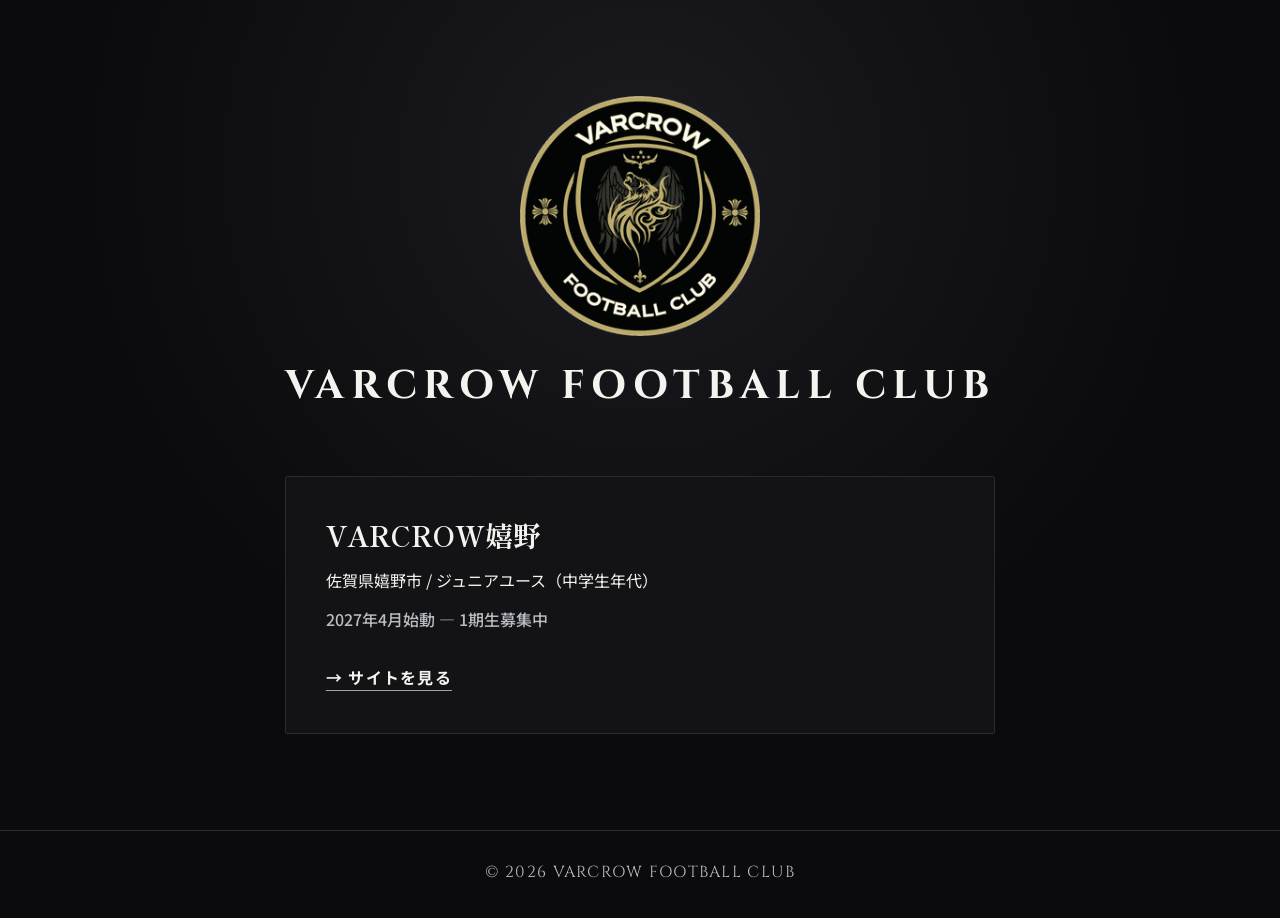
<file: index.html>
<!doctype html>
<html lang="ja">
<head>
  <meta charset="utf-8">
  <meta name="viewport" content="width=device-width, initial-scale=1">
  <title>VARCROW FOOTBALL CLUB</title>
  <meta name="description" content="VARCROW FOOTBALL CLUB 公式サイト。佐賀県嬉野市のジュニアユース「VARCROW嬉野」。">
  <meta property="og:type" content="website">
  <meta property="og:title" content="VARCROW FOOTBALL CLUB">
  <meta property="og:description" content="VARCROW FOOTBALL CLUB 公式サイト。佐賀県嬉野市のジュニアユース「VARCROW嬉野」。">
  <meta property="og:url" content="https://varcrowfc.com/">
  <meta property="og:image" content="https://varcrowfc.com/assets/brand/ogp.png">
  <meta property="og:site_name" content="VARCROW FOOTBALL CLUB">
  <meta property="og:locale" content="ja_JP">
  <meta name="twitter:card" content="summary_large_image">
  <link rel="preconnect" href="https://fonts.googleapis.com">
  <link rel="preconnect" href="https://fonts.gstatic.com" crossorigin>
  <link href="https://fonts.googleapis.com/css2?family=Cinzel:wght@500;700&amp;family=Noto+Sans+JP:wght@400;500;700&amp;family=Shippori+Mincho:wght@600;700&amp;display=swap" rel="stylesheet">
  <link rel="icon" href="/assets/brand/favicon.ico" sizes="any">
  <link rel="apple-touch-icon" href="/assets/brand/apple-touch-icon.png">
  <link rel="stylesheet" href="/assets/css/brand.css">
</head>
<body>
  <main class="brand-main">
    <div class="brand-identity">
      <img class="brand-emblem" src="/assets/brand/logo.png" width="240" height="242" alt="VARCROW FOOTBALL CLUB エンブレム">
      <h1 class="brand-wordmark">VARCROW FOOTBALL CLUB</h1>
    </div>

    <div class="club-grid" role="list" aria-label="クラブ一覧">
      <article class="club-card" role="listitem">
        <div class="club-card__body">
          <h2>VARCROW嬉野</h2>
          <p>佐賀県嬉野市 / ジュニアユース（中学生年代）</p>
          <p class="club-card__status">2027年4月始動 — 1期生募集中</p>
        </div>
        <a class="brand-link" href="/ureshino/">→ サイトを見る</a>
      </article>
    </div>
  </main>

  <footer class="brand-footer">
    <small>© 2026 VARCROW FOOTBALL CLUB</small>
  </footer>
</body>
</html>
</file>
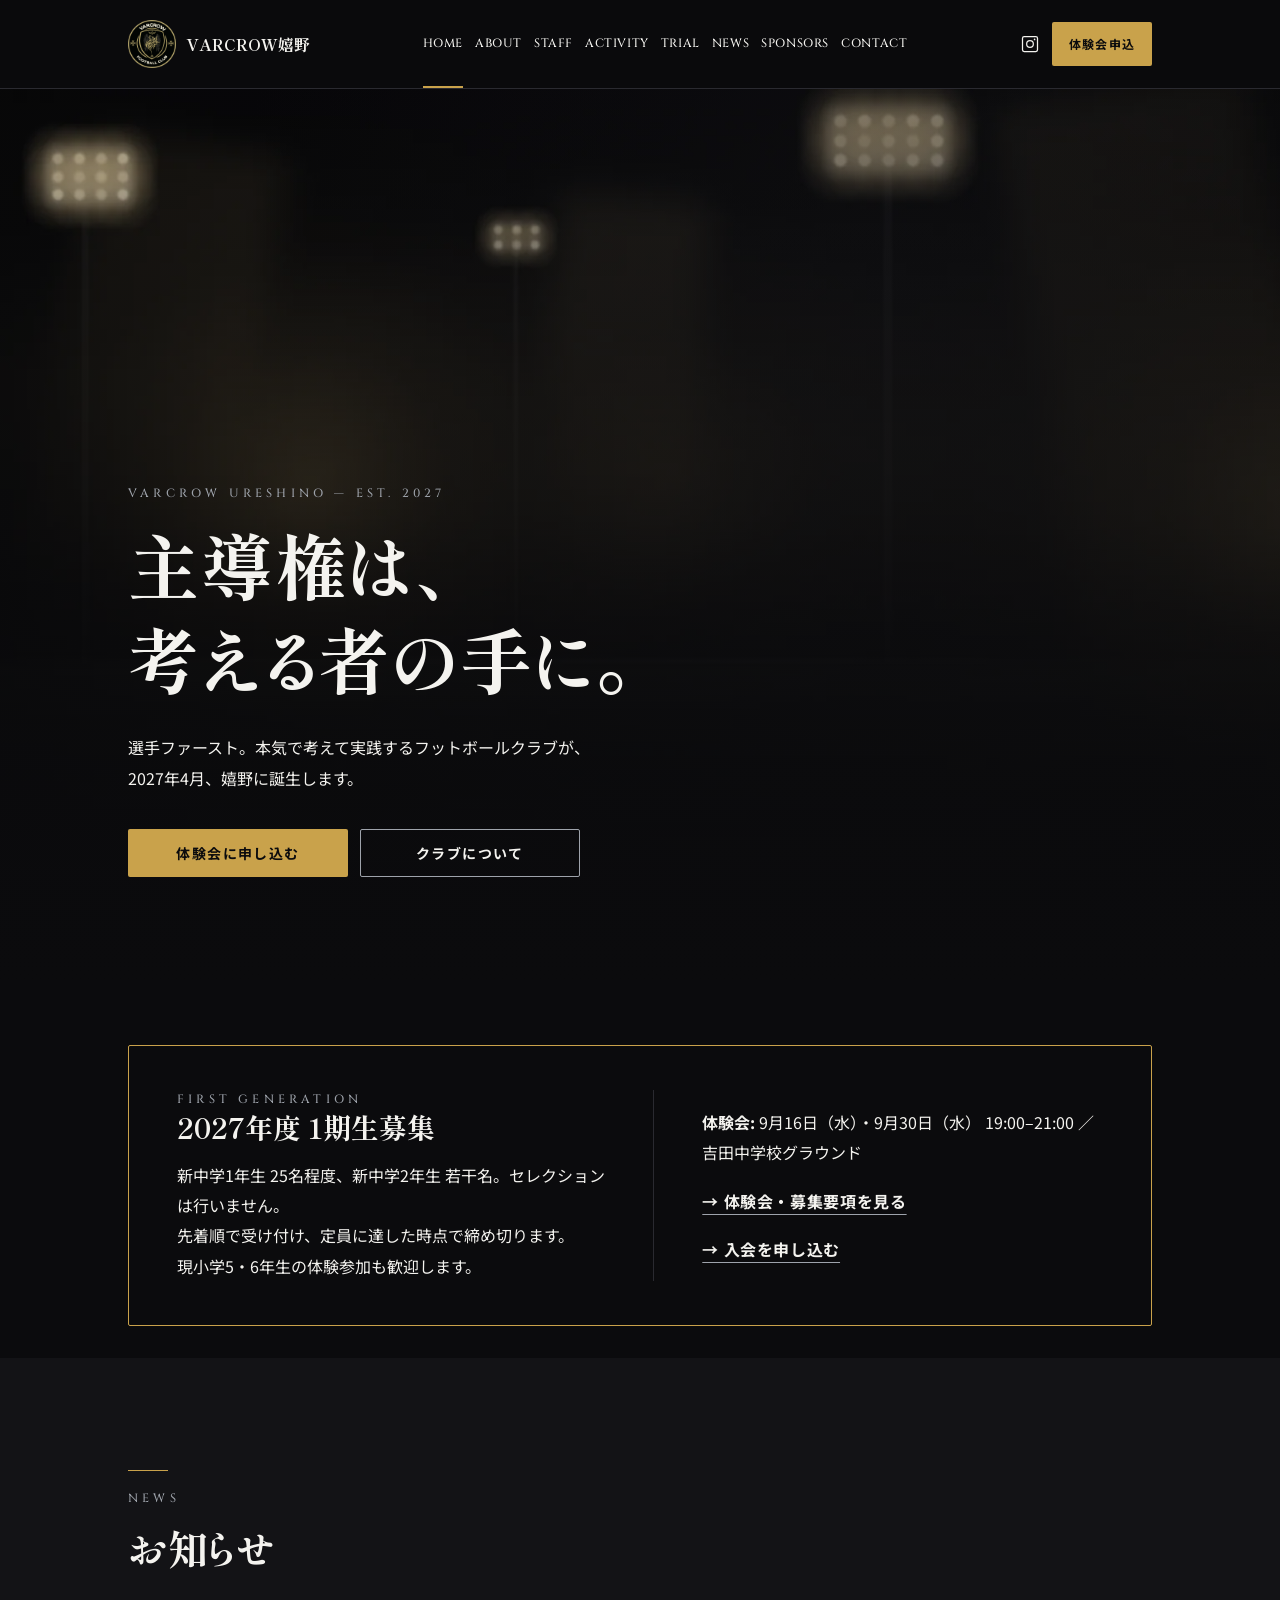
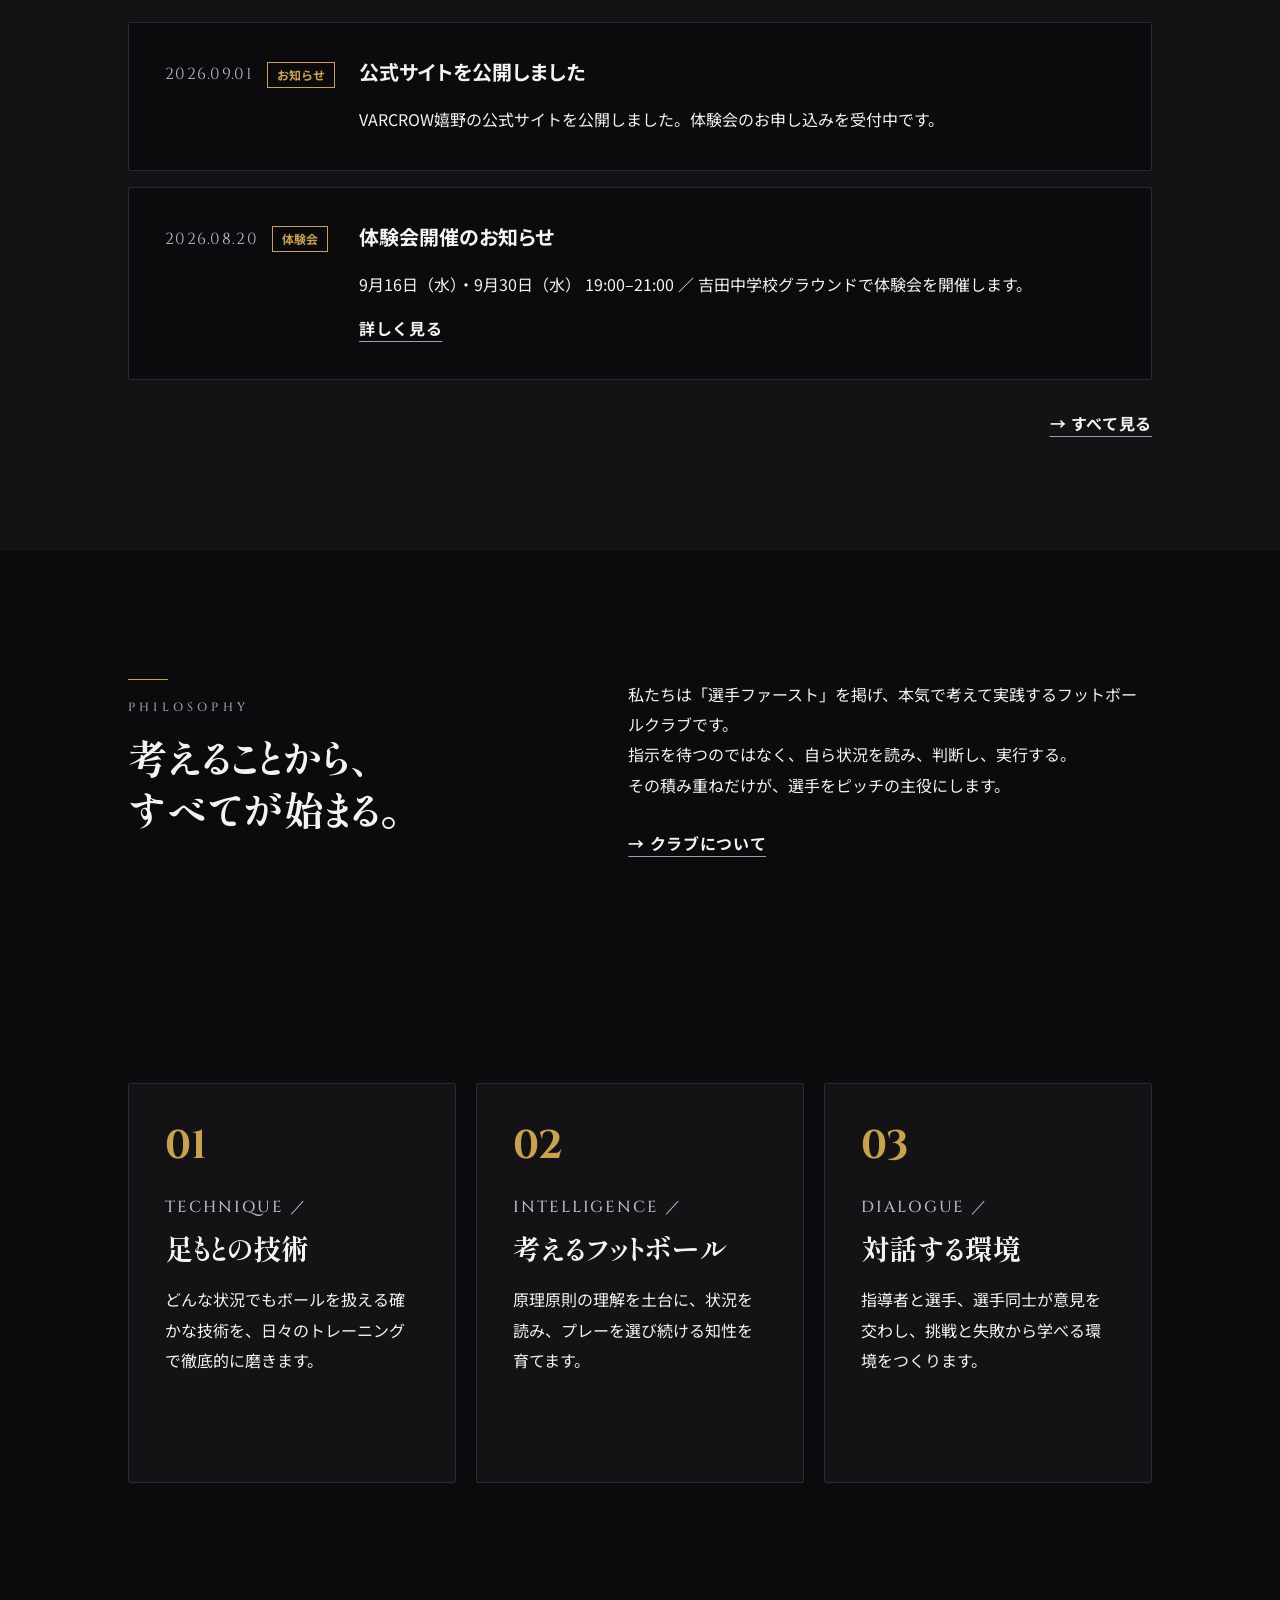
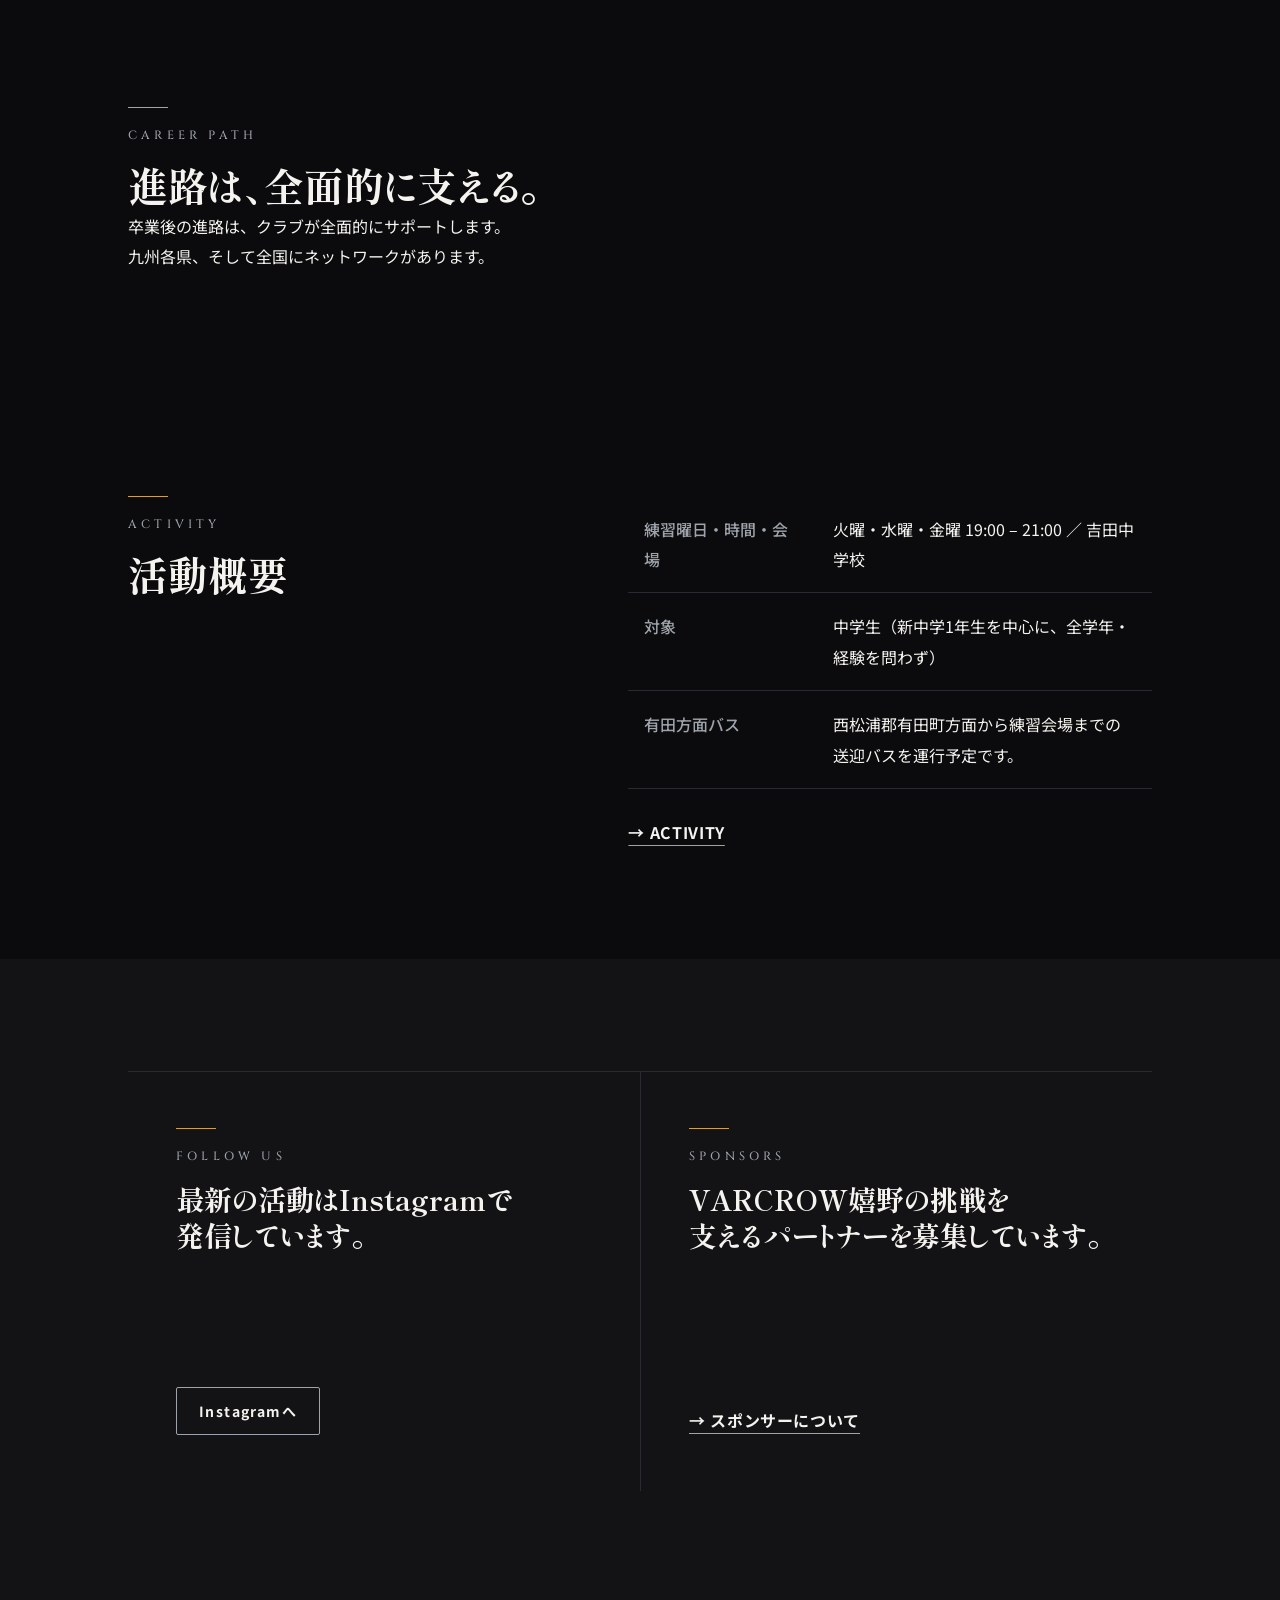
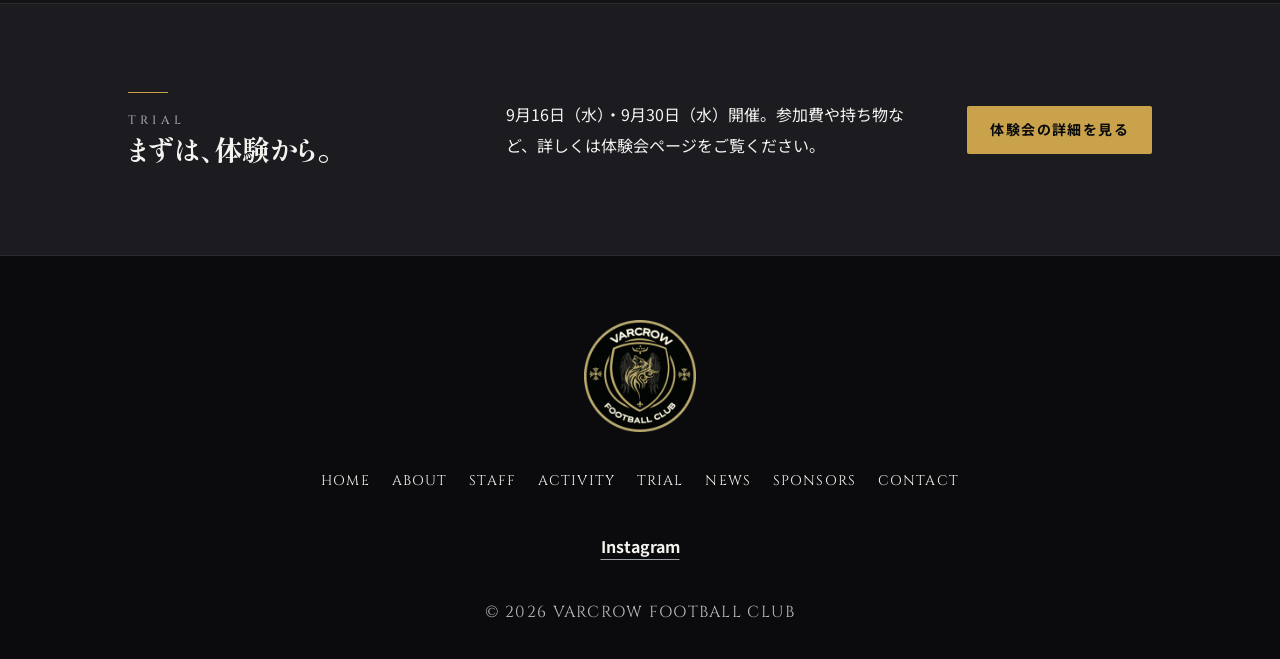
<file: ureshino/index.html>
<!doctype html>
<html lang="ja">
<head>
  <meta charset="utf-8">
  <meta name="viewport" content="width=device-width, initial-scale=1">
  <title>VARCROW嬉野 | 佐賀県嬉野市のジュニアユースサッカークラブ</title>
  <meta name="description" content="VARCROW嬉野は佐賀県嬉野市のジュニアユースサッカークラブ。選手ファーストを掲げ、考えて主導権を握るフットボールを追求します。2027年4月始動、1期生募集中。体験会申込受付中。">
  <meta property="og:type" content="website">
  <meta property="og:title" content="VARCROW嬉野 | 佐賀県嬉野市のジュニアユースサッカークラブ">
  <meta property="og:description" content="VARCROW嬉野は佐賀県嬉野市のジュニアユースサッカークラブ。選手ファーストを掲げ、考えて主導権を握るフットボールを追求します。2027年4月始動、1期生募集中。体験会申込受付中。">
  <meta property="og:url" content="https://varcrowfc.com/ureshino/">
  <meta property="og:image" content="https://varcrowfc.com/assets/brand/ogp.png">
  <meta property="og:site_name" content="VARCROW嬉野">
  <meta property="og:locale" content="ja_JP">
  <meta name="twitter:card" content="summary_large_image">
  <link rel="preconnect" href="https://fonts.googleapis.com">
  <link rel="preconnect" href="https://fonts.gstatic.com" crossorigin>
  <link href="https://fonts.googleapis.com/css2?family=Cinzel:wght@500;700&amp;family=Noto+Sans+JP:wght@400;500;700&amp;family=Shippori+Mincho:wght@600;700&amp;display=swap" rel="stylesheet">
  <link rel="icon" href="/assets/brand/favicon.ico" sizes="any">
  <link rel="apple-touch-icon" href="/assets/brand/apple-touch-icon.png">
  <link rel="preload" href="/ureshino/assets/img/hero_night.webp" as="image" type="image/webp">
  <link rel="stylesheet" href="/ureshino/assets/css/style.css">
  <script src="/ureshino/assets/js/main.js" defer></script>
  <script src="/ureshino/assets/js/news.js" defer></script>
  <script type="application/ld+json">
  {
    "@context": "https://schema.org",
    "@type": "SportsOrganization",
    "name": "VARCROW嬉野",
    "url": "https://varcrowfc.com/ureshino/",
    "logo": "https://varcrowfc.com/assets/brand/logo.png",
    "address": {
      "@type": "PostalAddress",
      "addressRegion": "佐賀県",
      "addressLocality": "嬉野市嬉野町",
      "addressCountry": "JP"
    },
    "sameAs": ["https://www.instagram.com/varcrow.footballclub/"]
  }
  </script>
</head>
<body data-page="home">
  <header class="site-header">
    <div class="site-header__inner">
      <a class="site-brand" href="/ureshino/" aria-label="VARCROW嬉野 ホーム">
        <img src="/assets/brand/logo.png" width="48" height="48" alt="VARCROW嬉野 エンブレム">
        <span data-config-text="club_name">VARCROW嬉野</span>
      </a>

      <nav class="desktop-nav" aria-label="メインナビゲーション">
        <a class="nav-link is-active" href="/ureshino/" aria-current="page">HOME</a>
        <a class="nav-link" href="/ureshino/about/">ABOUT</a>
        <a class="nav-link" href="/ureshino/staff/">STAFF</a>
        <a class="nav-link" href="/ureshino/activity/">ACTIVITY</a>
        <a class="nav-link" href="/ureshino/trial/">TRIAL</a>
        <a class="nav-link" href="/ureshino/news/">NEWS</a>
        <a class="nav-link" href="/ureshino/sponsors/">SPONSORS</a>
        <a class="nav-link" href="/ureshino/contact/">CONTACT</a>
      </nav>

      <div class="site-header__actions">
        <a class="instagram-link instagram-link--icon" href="/ureshino/" data-config="instagram_url" data-instagram target="_blank" rel="noopener" hidden>
          <svg viewBox="0 0 24 24" width="20" height="20" aria-hidden="true">
            <rect x="3" y="3" width="18" height="18" rx="2"></rect>
            <circle cx="12" cy="12" r="4"></circle>
            <circle cx="17.5" cy="6.5" r="1"></circle>
          </svg>
          <span class="visually-hidden">Instagram（外部サイトが開きます）</span>
        </a>
        <a class="button button--primary header-cta" href="/ureshino/trial/">体験会申込</a>
        <button class="nav-toggle" type="button" data-nav-toggle aria-expanded="false" aria-controls="mobile-navigation" aria-label="メニューを開く">
          <span></span><span></span><span></span>
        </button>
      </div>
    </div>
  </header>

  <div class="nav-overlay" id="mobile-navigation" data-nav-overlay hidden>
    <nav class="mobile-nav" aria-label="モバイルナビゲーション">
      <a class="mobile-nav__link is-active" href="/ureshino/" aria-current="page"><span>HOME</span><small>ホーム</small></a>
      <a class="mobile-nav__link" href="/ureshino/about/"><span>ABOUT</span><small>クラブについて</small></a>
      <a class="mobile-nav__link" href="/ureshino/staff/"><span>STAFF</span><small>スタッフ</small></a>
      <a class="mobile-nav__link" href="/ureshino/activity/"><span>ACTIVITY</span><small>活動情報</small></a>
      <a class="mobile-nav__link" href="/ureshino/trial/"><span>TRIAL</span><small>体験会・入会案内</small></a>
      <a class="mobile-nav__link" href="/ureshino/news/"><span>NEWS</span><small>お知らせ・試合結果</small></a>
      <a class="mobile-nav__link" href="/ureshino/sponsors/"><span>SPONSORS</span><small>スポンサー</small></a>
      <a class="mobile-nav__link" href="/ureshino/contact/"><span>CONTACT</span><small>お問い合わせ</small></a>
    </nav>
    <div class="nav-overlay__actions">
      <a class="button button--primary" href="/ureshino/trial/">体験会申込</a>
      <a class="instagram-link" href="/ureshino/" data-config="instagram_url" data-instagram target="_blank" rel="noopener" hidden>
        Instagram<span class="visually-hidden">（外部サイトが開きます）</span>
      </a>
    </div>
  </div>

  <main>
    <section class="hero" aria-labelledby="hero-title">
      <div class="container hero__inner">
        <p class="eyebrow reveal">VARCROW URESHINO — EST. 2027</p>
        <h1 class="hero__title reveal" id="hero-title"><span>主導権は、</span><span>考える者の手に。</span></h1>
        <p class="hero__lead reveal">選手ファースト。本気で考えて実践するフットボールクラブが、<br>2027年4月、嬉野に誕生します。</p>
        <div class="hero__actions reveal">
          <a class="button button--primary" href="/ureshino/trial/" data-config="form_trial_url">
            体験会に申し込む<span class="visually-hidden" hidden>（外部フォームが開きます）</span>
          </a>
          <a class="button button--ghost" href="/ureshino/about/">クラブについて</a>
        </div>
      </div>
    </section>

    <section class="recruit-section" aria-labelledby="recruit-title">
      <div class="container">
        <div class="recruit-band reveal">
          <div>
            <p class="eyebrow">FIRST GENERATION</p>
            <h2 id="recruit-title">2027年度 1期生募集</h2>
            <p>新中学1年生 25名程度、新中学2年生 若干名。セレクションは行いません。<br>先着順で受け付け、定員に達した時点で締め切ります。<br>現小学5・6年生の体験参加も歓迎します。</p>
          </div>
          <div class="recruit-band__details">
            <p><strong>体験会:</strong> 9月16日（水）・9月30日（水） 19:00–21:00 ／ 吉田中学校グラウンド</p>
            <a class="text-link" href="/ureshino/trial/">→ 体験会・募集要項を見る</a>
            <a class="text-link" href="/ureshino/trial/#admission" data-config="form_admission_url">→ 入会を申し込む<span class="visually-hidden" hidden>（外部フォームが開きます）</span></a>
          </div>
        </div>
      </div>
    </section>

    <section class="section news-section" aria-labelledby="news-title">
      <div class="container">
        <div class="section-heading reveal">
          <span class="section-heading__rule" aria-hidden="true"></span>
          <p class="eyebrow">NEWS</p>
          <h2 id="news-title">お知らせ</h2>
        </div>
        <div class="news-list reveal" data-news-list data-news-limit="3" aria-live="polite"></div>
        <div class="section-link reveal"><a class="text-link" href="/ureshino/news/">→ すべて見る</a></div>
      </div>
    </section>

    <section class="section philosophy" aria-labelledby="philosophy-title">
      <div class="container split-layout">
        <div class="section-heading reveal">
          <span class="section-heading__rule" aria-hidden="true"></span>
          <p class="eyebrow">PHILOSOPHY</p>
          <h2 id="philosophy-title">考えることから、すべてが始まる。</h2>
        </div>
        <div class="prose reveal">
          <p>私たちは「選手ファースト」を掲げ、本気で考えて実践するフットボールクラブです。<br>指示を待つのではなく、自ら状況を読み、判断し、実行する。<br>その積み重ねだけが、選手をピッチの主役にします。</p>
          <a class="text-link" href="/ureshino/about/">→ クラブについて</a>
        </div>
      </div>
    </section>

    <section class="section pillars" aria-label="3つの柱">
      <div class="container">
        <div class="pillar-grid">
          <article class="card pillar-card reveal">
            <p class="pillar-card__number">01</p>
            <p class="pillar-card__en">TECHNIQUE ／</p>
            <h2>足もとの技術</h2>
            <p>どんな状況でもボールを扱える確かな技術を、日々のトレーニングで徹底的に磨きます。</p>
          </article>
          <article class="card pillar-card reveal">
            <p class="pillar-card__number">02</p>
            <p class="pillar-card__en">INTELLIGENCE ／</p>
            <h2>考えるフットボール</h2>
            <p>原理原則の理解を土台に、状況を読み、プレーを選び続ける知性を育てます。</p>
          </article>
          <article class="card pillar-card reveal">
            <p class="pillar-card__number">03</p>
            <p class="pillar-card__en">DIALOGUE ／</p>
            <h2>対話する環境</h2>
            <p>指導者と選手、選手同士が意見を交わし、挑戦と失敗から学べる環境をつくります。</p>
          </article>
        </div>
      </div>
    </section>

    <section class="section career-path" aria-labelledby="career-title">
      <div class="container">
        <div class="section-heading reveal">
          <span class="section-heading__rule" aria-hidden="true"></span>
          <p class="eyebrow">CAREER PATH</p>
          <h2 id="career-title">進路は、<wbr>全面的に支える。</h2>
        </div>
        <div class="prose reveal"><p>卒業後の進路は、クラブが全面的にサポートします。<br>九州各県、そして全国にネットワークがあります。</p></div>
      </div>
    </section>

    <section class="section activity-summary" aria-labelledby="activity-title">
      <div class="container split-layout">
        <div class="section-heading reveal">
          <span class="section-heading__rule" aria-hidden="true"></span>
          <p class="eyebrow">ACTIVITY</p>
          <h2 id="activity-title">活動概要</h2>
        </div>
        <div class="activity-summary__content reveal">
          <div class="table-scroll">
            <table>
              <tbody>
                <tr><th scope="row">練習曜日・時間・会場</th><td>火曜・水曜・金曜 19:00 – 21:00 ／ 吉田中学校</td></tr>
                <tr><th scope="row">対象</th><td>中学生（新中学1年生を中心に、全学年・経験を問わず）</td></tr>
                <tr><th scope="row">有田方面バス</th><td>西松浦郡有田町方面から練習会場までの送迎バスを運行予定です。</td></tr>
              </tbody>
            </table>
          </div>
          <a class="text-link" href="/ureshino/activity/">→ ACTIVITY</a>
        </div>
      </div>
    </section>

    <section class="section social-partners" aria-label="Instagramとスポンサー">
      <div class="container social-partners__grid">
        <article class="social-panel reveal">
          <div class="section-heading section-heading--compact">
            <span class="section-heading__rule" aria-hidden="true"></span>
            <p class="eyebrow">FOLLOW US</p>
            <h2><span class="heading-nowrap">最新の活動はInstagramで</span><wbr>発信しています。</h2>
          </div>
          <a class="button button--ghost" href="/ureshino/" data-config="instagram_url" data-instagram target="_blank" rel="noopener" hidden>
            Instagramへ<span class="visually-hidden">（外部サイトが開きます）</span>
          </a>
        </article>
        <article class="social-panel reveal">
          <div class="section-heading section-heading--compact">
            <span class="section-heading__rule" aria-hidden="true"></span>
            <p class="eyebrow">SPONSORS</p>
            <h2><span class="heading-nowrap">VARCROW嬉野の挑戦を</span><wbr><span class="heading-nowrap">支えるパートナーを</span><wbr>募集しています。</h2>
          </div>
          <a class="text-link" href="/ureshino/sponsors/">→ スポンサーについて</a>
        </article>
      </div>
    </section>

    <section class="cta-band" aria-labelledby="cta-title">
      <div class="container cta-band__inner reveal">
        <div class="section-heading section-heading--compact">
          <span class="section-heading__rule" aria-hidden="true"></span>
          <p class="eyebrow">TRIAL</p>
          <h2 id="cta-title">まずは、体験から。</h2>
        </div>
        <p>9月16日（水）・9月30日（水）開催。参加費や持ち物など、詳しくは体験会ページをご覧ください。</p>
        <a class="button button--primary" href="/ureshino/trial/">体験会の詳細を見る</a>
      </div>
    </section>
  </main>

  <footer class="site-footer">
    <div class="container site-footer__inner">
      <a class="site-footer__brand" href="/ureshino/">
        <img src="/assets/brand/logo.png" width="112" height="113" alt="VARCROW嬉野 エンブレム">
      </a>
      <nav class="footer-nav" aria-label="フッターナビゲーション">
        <a href="/ureshino/">HOME</a>
        <a href="/ureshino/about/">ABOUT</a>
        <a href="/ureshino/staff/">STAFF</a>
        <a href="/ureshino/activity/">ACTIVITY</a>
        <a href="/ureshino/trial/">TRIAL</a>
        <a href="/ureshino/news/">NEWS</a>
        <a href="/ureshino/sponsors/">SPONSORS</a>
        <a href="/ureshino/contact/">CONTACT</a>
      </nav>
      <a class="instagram-link" href="/ureshino/" data-config="instagram_url" data-instagram target="_blank" rel="noopener" hidden>
        Instagram<span class="visually-hidden">（外部サイトが開きます）</span>
      </a>
      <small>© 2026 VARCROW FOOTBALL CLUB</small>
    </div>
  </footer>
</body>
</html>
</file>
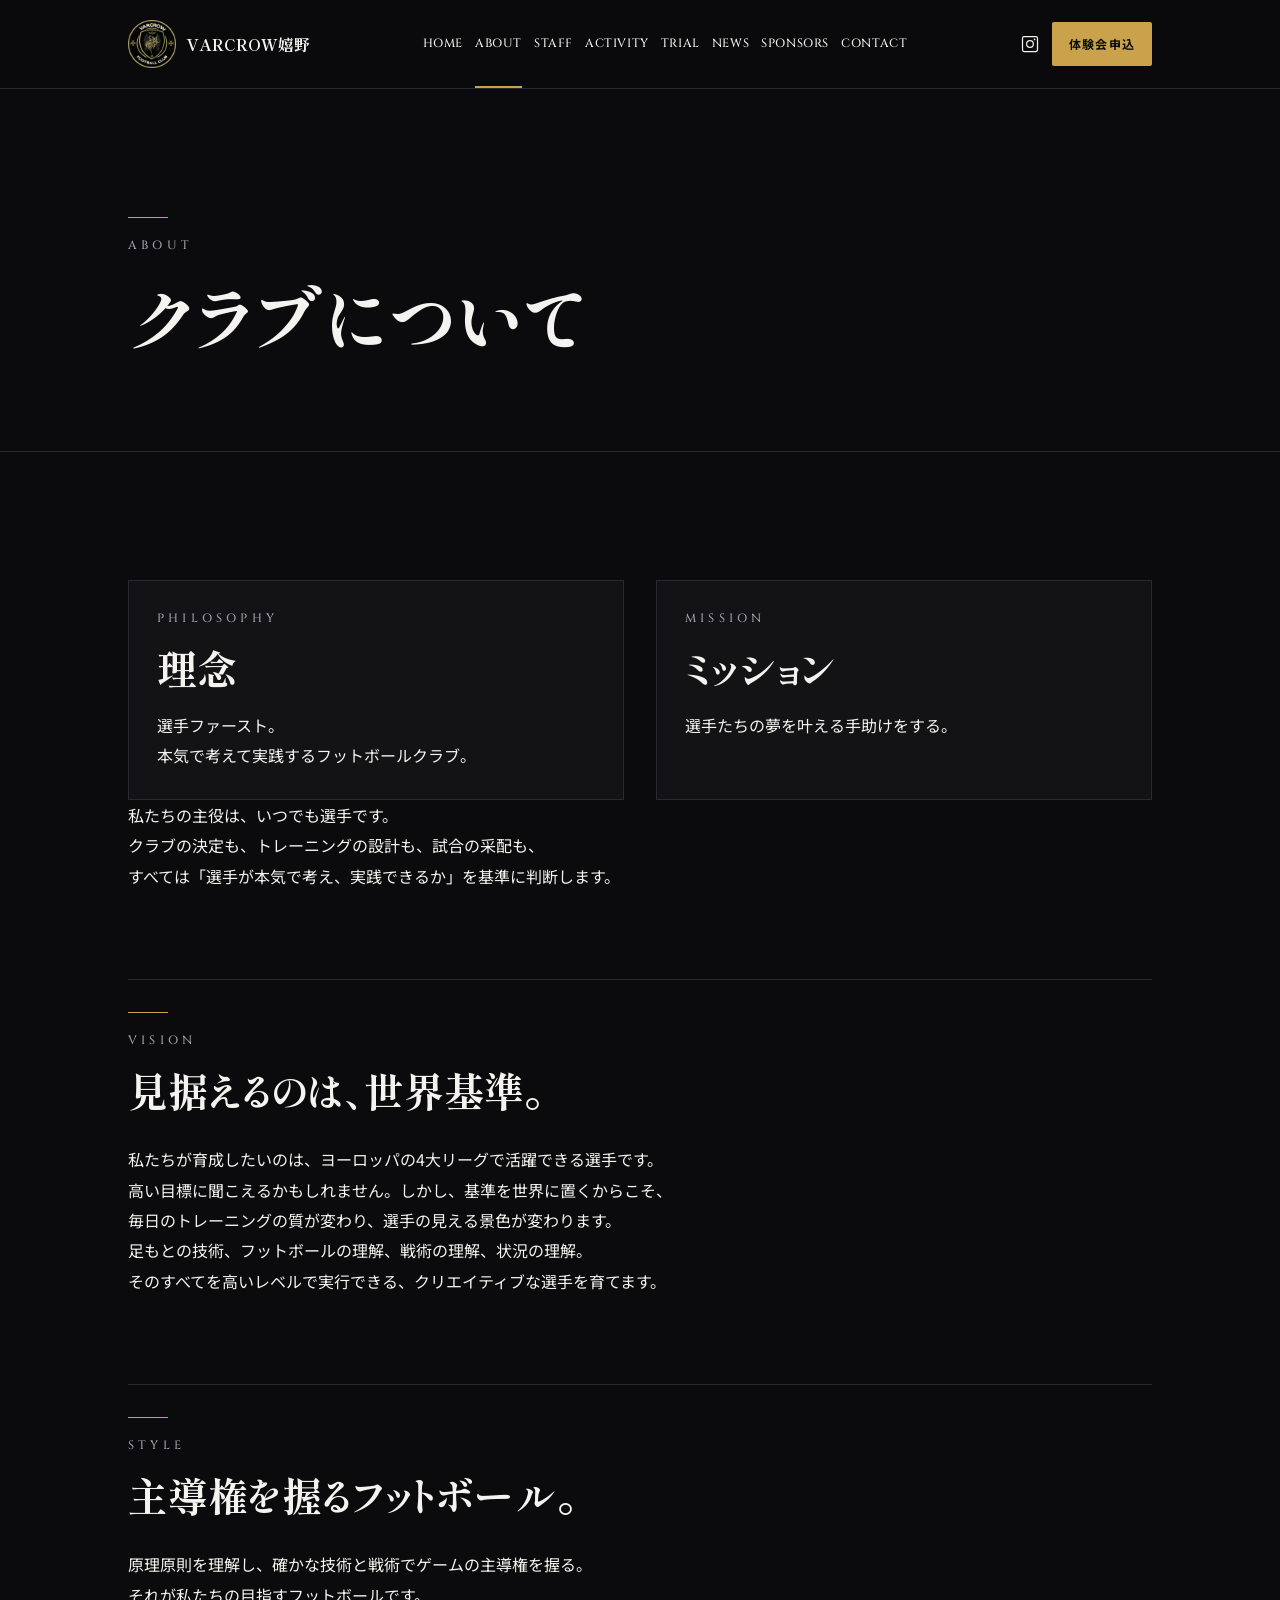
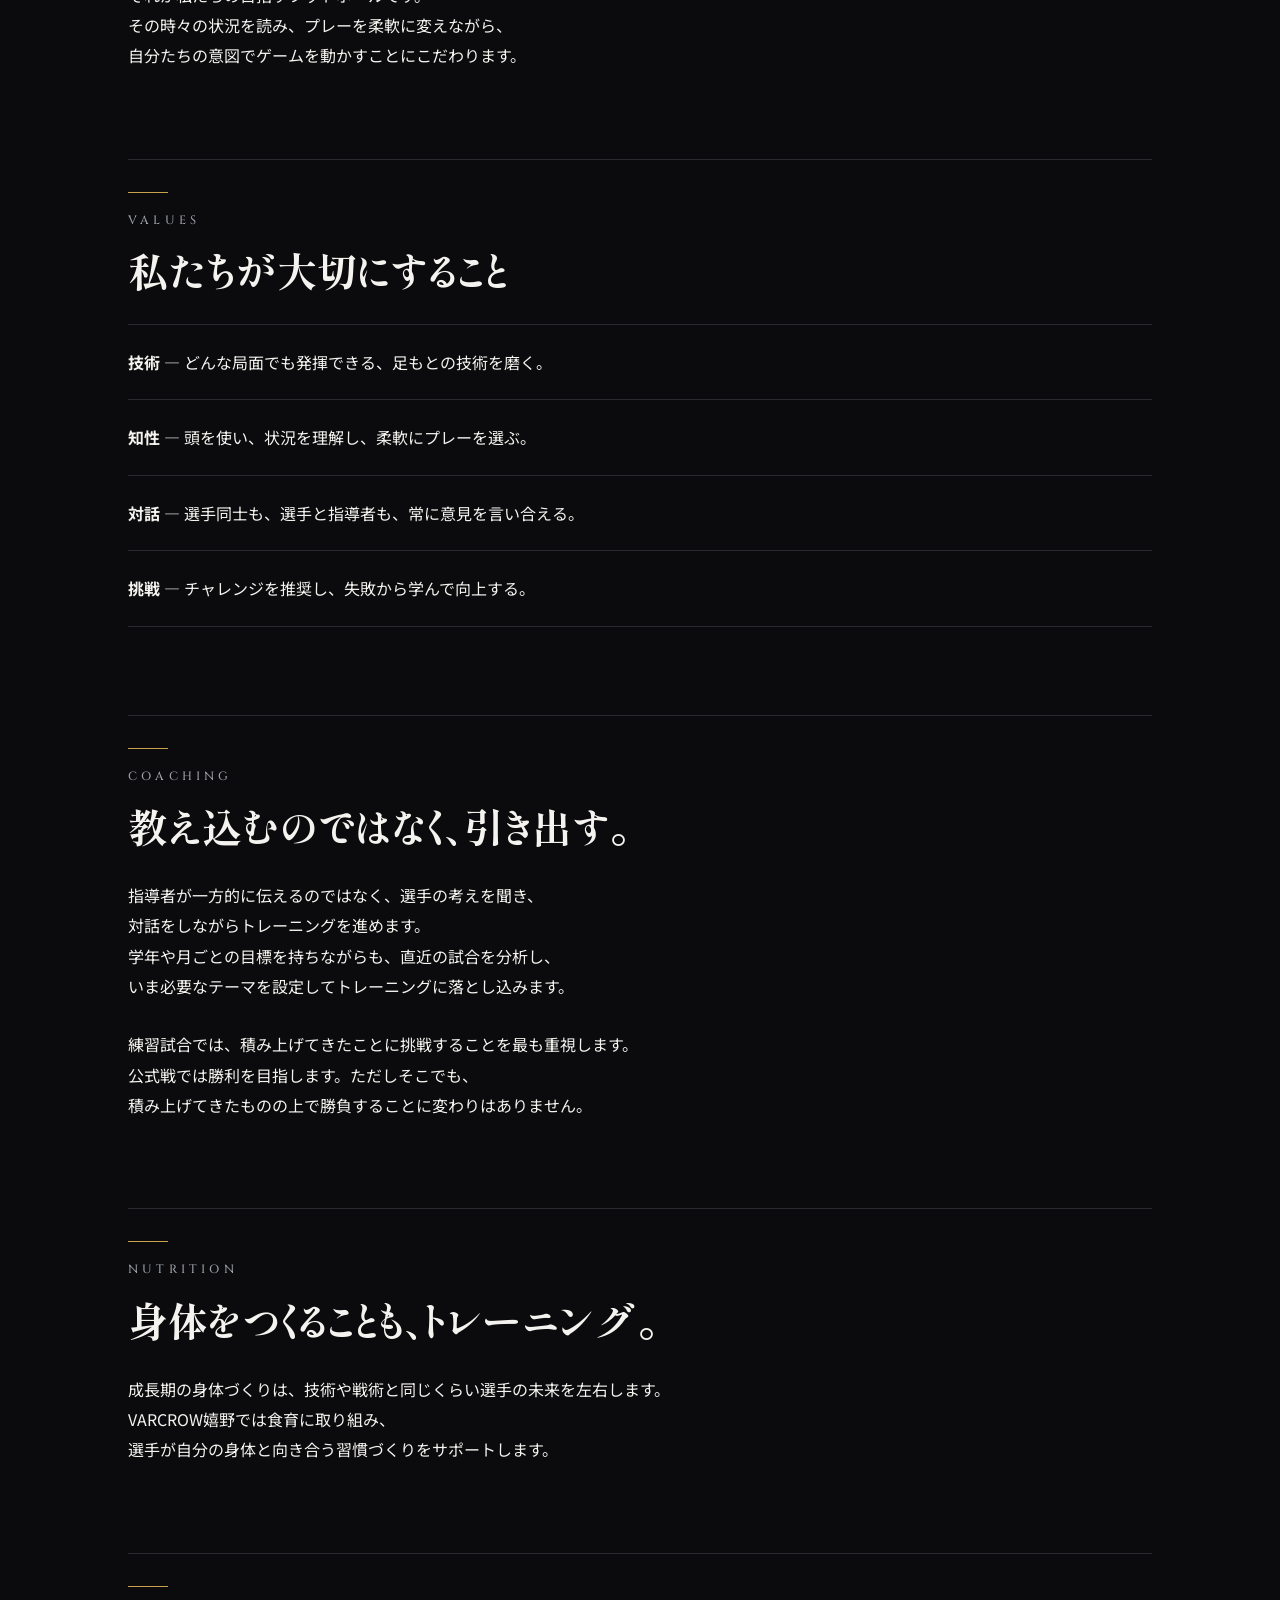
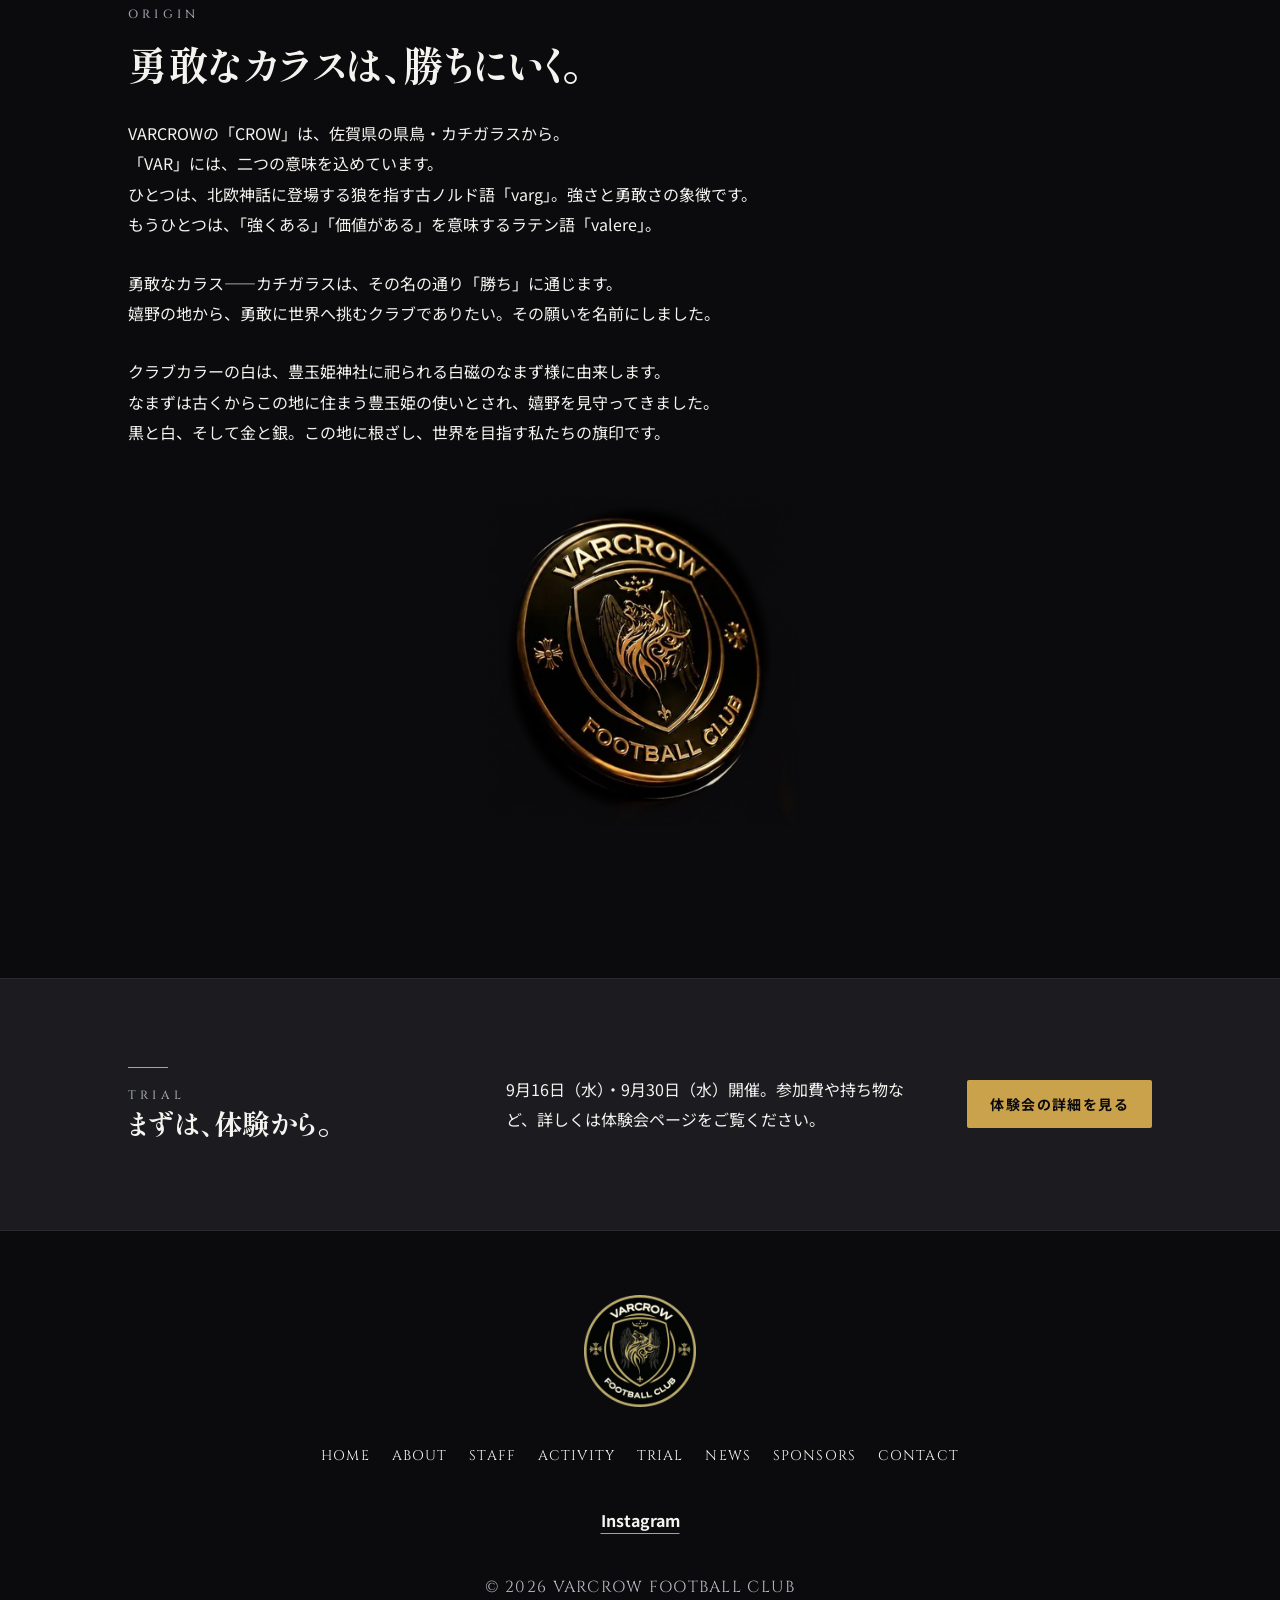
<file: ureshino/about/index.html>
<!doctype html>
<html lang="ja">
<head>
  <meta charset="utf-8">
  <meta name="viewport" content="width=device-width, initial-scale=1">
  <title>クラブについて | VARCROW嬉野 - 佐賀県嬉野市のジュニアユースサッカークラブ</title>
  <meta name="description" content="VARCROW嬉野の理念・ミッション・育成方針・クラブ名の由来。選手ファーストを掲げ、世界基準で考えられる選手を育てます。">
  <meta property="og:type" content="website">
  <meta property="og:title" content="クラブについて | VARCROW嬉野 - 佐賀県嬉野市のジュニアユースサッカークラブ">
  <meta property="og:description" content="VARCROW嬉野の理念・ミッション・育成方針・クラブ名の由来。選手ファーストを掲げ、世界基準で考えられる選手を育てます。">
  <meta property="og:url" content="https://varcrowfc.com/ureshino/about/">
  <meta property="og:image" content="https://varcrowfc.com/assets/brand/ogp.png">
  <meta property="og:site_name" content="VARCROW嬉野">
  <meta property="og:locale" content="ja_JP">
  <meta name="twitter:card" content="summary_large_image">
  <link rel="preconnect" href="https://fonts.googleapis.com">
  <link rel="preconnect" href="https://fonts.gstatic.com" crossorigin>
  <link href="https://fonts.googleapis.com/css2?family=Cinzel:wght@500;700&amp;family=Noto+Sans+JP:wght@400;500;700&amp;family=Shippori+Mincho:wght@600;700&amp;display=swap" rel="stylesheet">
  <link rel="icon" href="/assets/brand/favicon.ico" sizes="any">
  <link rel="apple-touch-icon" href="/assets/brand/apple-touch-icon.png">
  <link rel="stylesheet" href="/ureshino/assets/css/style.css">
  <script src="/ureshino/assets/js/main.js" defer></script>
</head>
<body class="page-about" data-page="about">
  <header class="site-header">
    <div class="site-header__inner">
      <a class="site-brand" href="/ureshino/" aria-label="VARCROW嬉野 ホーム">
        <img src="/assets/brand/logo.png" width="48" height="48" alt="VARCROW嬉野 エンブレム">
        <span data-config-text="club_name">VARCROW嬉野</span>
      </a>

      <nav class="desktop-nav" aria-label="メインナビゲーション">
        <a class="nav-link" href="/ureshino/">HOME</a>
        <a class="nav-link is-active" href="/ureshino/about/" aria-current="page">ABOUT</a>
        <a class="nav-link" href="/ureshino/staff/">STAFF</a>
        <a class="nav-link" href="/ureshino/activity/">ACTIVITY</a>
        <a class="nav-link" href="/ureshino/trial/">TRIAL</a>
        <a class="nav-link" href="/ureshino/news/">NEWS</a>
        <a class="nav-link" href="/ureshino/sponsors/">SPONSORS</a>
        <a class="nav-link" href="/ureshino/contact/">CONTACT</a>
      </nav>

      <div class="site-header__actions">
        <a class="instagram-link instagram-link--icon" href="/ureshino/" data-config="instagram_url" data-instagram target="_blank" rel="noopener" hidden>
          <svg viewBox="0 0 24 24" width="20" height="20" aria-hidden="true">
            <rect x="3" y="3" width="18" height="18" rx="2"></rect>
            <circle cx="12" cy="12" r="4"></circle>
            <circle cx="17.5" cy="6.5" r="1"></circle>
          </svg>
          <span class="visually-hidden">Instagram（外部サイトが開きます）</span>
        </a>
        <a class="button button--primary header-cta" href="/ureshino/trial/">体験会申込</a>
        <button class="nav-toggle" type="button" data-nav-toggle aria-expanded="false" aria-controls="mobile-navigation" aria-label="メニューを開く">
          <span></span><span></span><span></span>
        </button>
      </div>
    </div>
  </header>

  <div class="nav-overlay" id="mobile-navigation" data-nav-overlay hidden>
    <nav class="mobile-nav" aria-label="モバイルナビゲーション">
      <a class="mobile-nav__link" href="/ureshino/"><span>HOME</span><small>ホーム</small></a>
      <a class="mobile-nav__link is-active" href="/ureshino/about/" aria-current="page"><span>ABOUT</span><small>クラブについて</small></a>
      <a class="mobile-nav__link" href="/ureshino/staff/"><span>STAFF</span><small>スタッフ</small></a>
      <a class="mobile-nav__link" href="/ureshino/activity/"><span>ACTIVITY</span><small>活動情報</small></a>
      <a class="mobile-nav__link" href="/ureshino/trial/"><span>TRIAL</span><small>体験会・入会案内</small></a>
      <a class="mobile-nav__link" href="/ureshino/news/"><span>NEWS</span><small>お知らせ・試合結果</small></a>
      <a class="mobile-nav__link" href="/ureshino/sponsors/"><span>SPONSORS</span><small>スポンサー</small></a>
      <a class="mobile-nav__link" href="/ureshino/contact/"><span>CONTACT</span><small>お問い合わせ</small></a>
    </nav>
    <div class="nav-overlay__actions">
      <a class="button button--primary" href="/ureshino/trial/">体験会申込</a>
      <a class="instagram-link" href="/ureshino/" data-config="instagram_url" data-instagram target="_blank" rel="noopener" hidden>
        Instagram<span class="visually-hidden">（外部サイトが開きます）</span>
      </a>
    </div>
  </div>

  <main>
    <section class="page-header" aria-labelledby="page-title"><div class="container"><div class="section-heading reveal">
      <span class="section-heading__rule" aria-hidden="true"></span><p class="eyebrow">ABOUT</p><h1 id="page-title">クラブについて</h1>
    </div></div></section>
    <div class="page-visual" aria-hidden="true"></div>

    <section class="page-content"><div class="container content-stack">
      <section class="content-block reveal" aria-label="理念とミッション">
        <div class="statement-grid">
          <article class="statement"><p class="eyebrow">PHILOSOPHY</p><h2>理念</h2><p>選手ファースト。<br>本気で考えて実践するフットボールクラブ。</p></article>
          <article class="statement"><p class="eyebrow">MISSION</p><h2>ミッション</h2><p>選手たちの夢を叶える手助けをする。</p></article>
        </div>
        <div class="prose"><p>私たちの主役は、いつでも選手です。<br>クラブの決定も、トレーニングの設計も、試合の采配も、<br>すべては「選手が本気で考え、実践できるか」を基準に判断します。</p></div>
      </section>

      <section class="content-block reveal" aria-labelledby="vision-title"><div class="section-heading">
        <span class="section-heading__rule" aria-hidden="true"></span><p class="eyebrow">VISION</p><h2 id="vision-title">見据えるのは、世界基準。</h2>
      </div><div class="prose"><p>私たちが育成したいのは、ヨーロッパの4大リーグで活躍できる選手です。<br>高い目標に聞こえるかもしれません。しかし、基準を世界に置くからこそ、<br>毎日のトレーニングの質が変わり、選手の見える景色が変わります。<br>足もとの技術、フットボールの理解、戦術の理解、状況の理解。<br>そのすべてを高いレベルで実行できる、クリエイティブな選手を育てます。</p></div></section>

      <section class="content-block reveal" aria-labelledby="style-title"><div class="section-heading">
        <span class="section-heading__rule" aria-hidden="true"></span><p class="eyebrow">STYLE</p><h2 id="style-title"><span class="heading-nowrap">主導権を握る</span><wbr>フットボール。</h2>
      </div><div class="prose"><p>原理原則を理解し、確かな技術と戦術でゲームの主導権を握る。<br>それが私たちの目指すフットボールです。<br>その時々の状況を読み、プレーを柔軟に変えながら、<br>自分たちの意図でゲームを動かすことにこだわります。</p></div></section>

      <section class="content-block reveal" aria-labelledby="values-title"><div class="section-heading">
        <span class="section-heading__rule" aria-hidden="true"></span><p class="eyebrow">VALUES</p><h2 id="values-title">私たちが大切にすること</h2>
      </div><ul class="value-list">
        <li><strong>技術</strong> — どんな局面でも発揮できる、足もとの技術を磨く。</li>
        <li><strong>知性</strong> — 頭を使い、状況を理解し、柔軟にプレーを選ぶ。</li>
        <li><strong>対話</strong> — 選手同士も、選手と指導者も、常に意見を言い合える。</li>
        <li><strong>挑戦</strong> — チャレンジを推奨し、失敗から学んで向上する。</li>
      </ul></section>

      <section class="content-block reveal" aria-labelledby="coaching-title"><div class="section-heading">
        <span class="section-heading__rule" aria-hidden="true"></span><p class="eyebrow">COACHING</p><h2 id="coaching-title">教え込むのではなく、引き出す。</h2>
      </div><div class="prose"><p>指導者が一方的に伝えるのではなく、選手の考えを聞き、<br>対話をしながらトレーニングを進めます。<br>学年や月ごとの目標を持ちながらも、直近の試合を分析し、<br>いま必要なテーマを設定してトレーニングに落とし込みます。</p><p>練習試合では、積み上げてきたことに挑戦することを最も重視します。<br>公式戦では勝利を目指します。ただしそこでも、<br>積み上げてきたものの上で勝負することに変わりはありません。</p></div></section>

      <section class="content-block reveal" aria-labelledby="nutrition-title"><div class="section-heading">
        <span class="section-heading__rule" aria-hidden="true"></span><p class="eyebrow">NUTRITION</p><h2 id="nutrition-title">身体をつくることも、トレーニング。</h2>
      </div><div class="prose"><p>成長期の身体づくりは、技術や戦術と同じくらい選手の未来を左右します。<br>VARCROW嬉野では食育に取り組み、<br>選手が自分の身体と向き合う習慣づくりをサポートします。</p></div></section>

      <section class="content-block reveal" aria-labelledby="origin-title"><div class="section-heading">
        <span class="section-heading__rule" aria-hidden="true"></span><p class="eyebrow">ORIGIN</p><h2 id="origin-title">勇敢なカラスは、勝ちにいく。</h2>
      </div><div class="prose"><p>VARCROWの「CROW」は、佐賀県の県鳥・カチガラスから。<br>「VAR」には、二つの意味を込めています。<br>ひとつは、北欧神話に登場する狼を指す古ノルド語「varg」。強さと勇敢さの象徴です。<br>もうひとつは、「強くある」「価値がある」を意味するラテン語「valere」。</p><p>勇敢なカラス——カチガラスは、その名の通り「勝ち」に通じます。<br>嬉野の地から、勇敢に世界へ挑むクラブでありたい。その願いを名前にしました。</p><p>クラブカラーの白は、豊玉姫神社に祀られる白磁のなまず様に由来します。<br>なまずは古くからこの地に住まう豊玉姫の使いとされ、嬉野を見守ってきました。<br>黒と白、そして金と銀。この地に根ざし、世界を目指す私たちの旗印です。</p></div>
        <img src="/ureshino/assets/img/emblem.webp" alt="VARCROW嬉野のエンブレム" width="378" height="400" loading="lazy" class="origin-emblem">
      </section>
    </div></section>

    <section class="cta-band" aria-labelledby="cta-title"><div class="container cta-band__inner reveal">
      <div class="section-heading section-heading--compact"><span class="section-heading__rule" aria-hidden="true"></span><p class="eyebrow">TRIAL</p><h2 id="cta-title">まずは、体験から。</h2></div>
      <p>9月16日（水）・9月30日（水）開催。参加費や持ち物など、詳しくは体験会ページをご覧ください。</p>
      <a class="button button--primary" href="/ureshino/trial/">体験会の詳細を見る</a>
    </div></section>
  </main>

  <footer class="site-footer">
    <div class="container site-footer__inner">
      <a class="site-footer__brand" href="/ureshino/">
        <img src="/assets/brand/logo.png" width="112" height="113" alt="VARCROW嬉野 エンブレム">
      </a>
      <nav class="footer-nav" aria-label="フッターナビゲーション">
        <a href="/ureshino/">HOME</a>
        <a href="/ureshino/about/">ABOUT</a>
        <a href="/ureshino/staff/">STAFF</a>
        <a href="/ureshino/activity/">ACTIVITY</a>
        <a href="/ureshino/trial/">TRIAL</a>
        <a href="/ureshino/news/">NEWS</a>
        <a href="/ureshino/sponsors/">SPONSORS</a>
        <a href="/ureshino/contact/">CONTACT</a>
      </nav>
      <a class="instagram-link" href="/ureshino/" data-config="instagram_url" data-instagram target="_blank" rel="noopener" hidden>
        Instagram<span class="visually-hidden">（外部サイトが開きます）</span>
      </a>
      <small>© 2026 VARCROW FOOTBALL CLUB</small>
    </div>
  </footer>
</body>
</html>
</file>
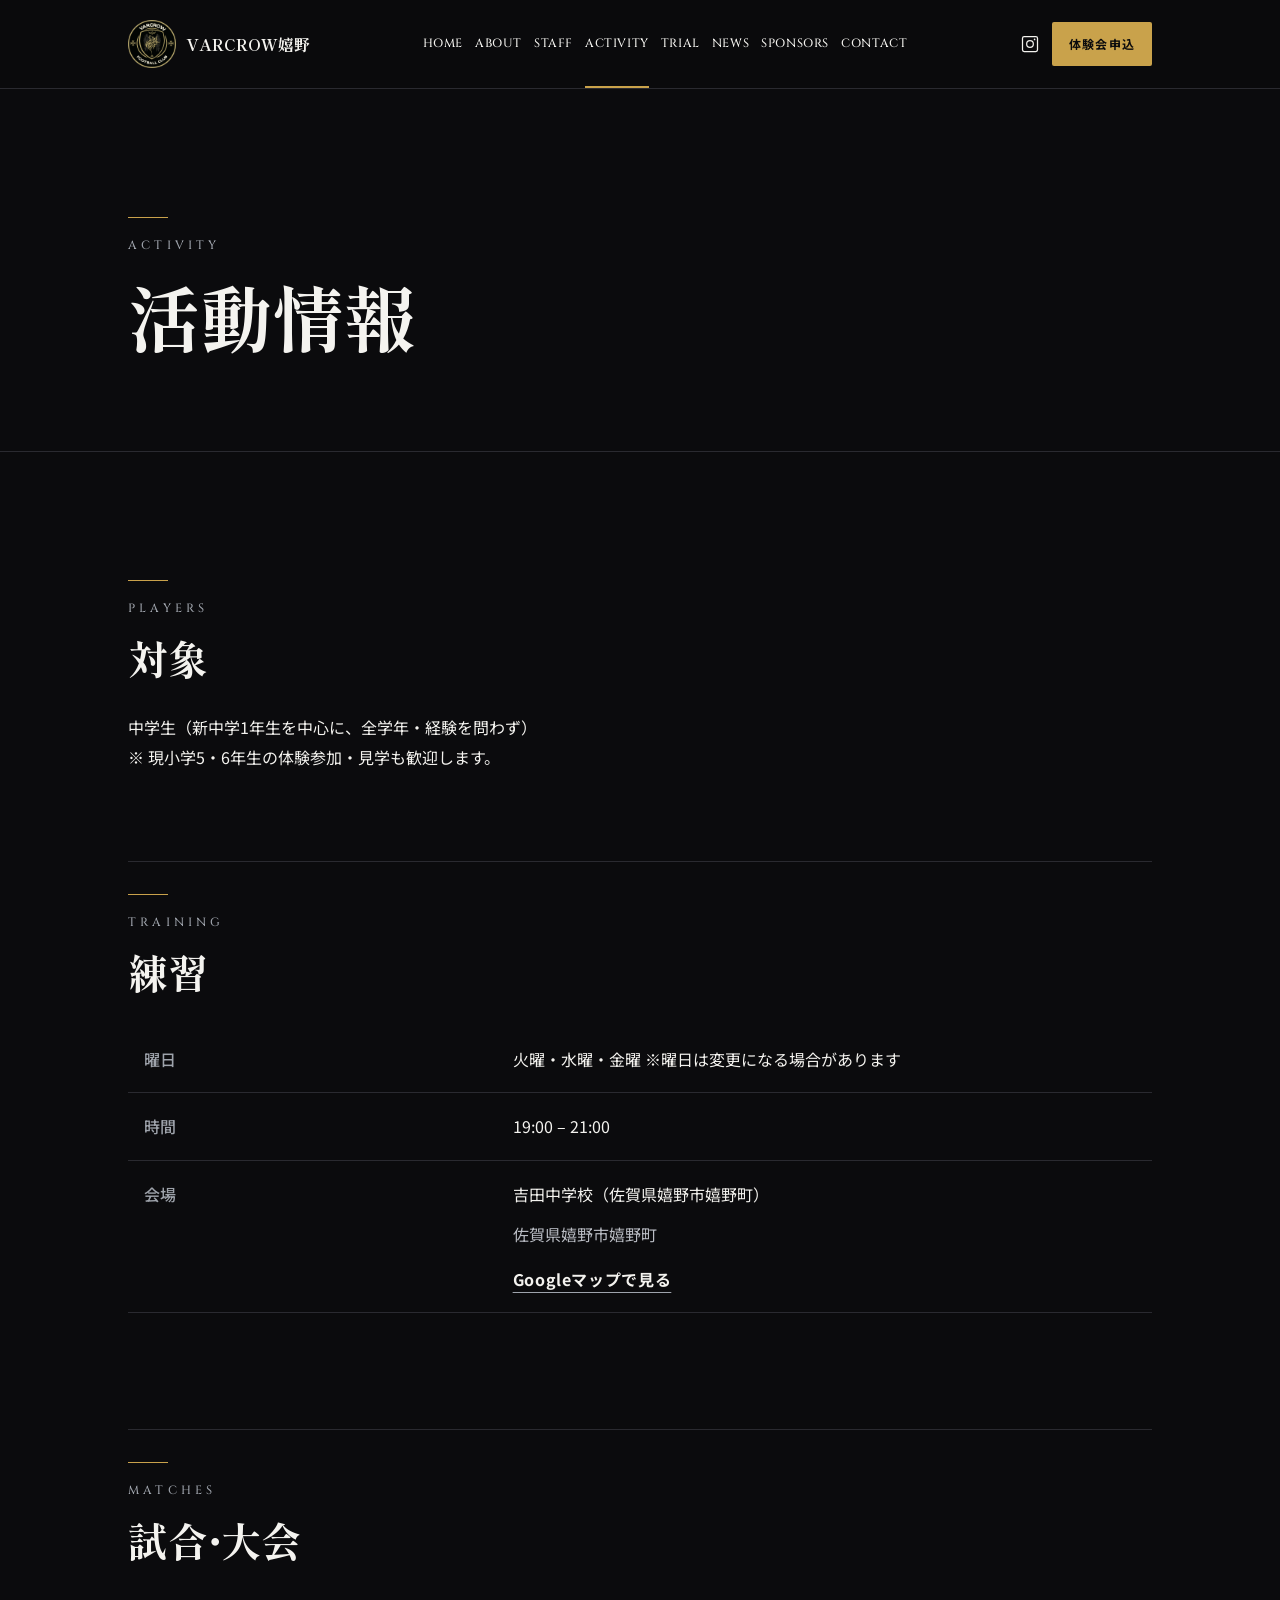
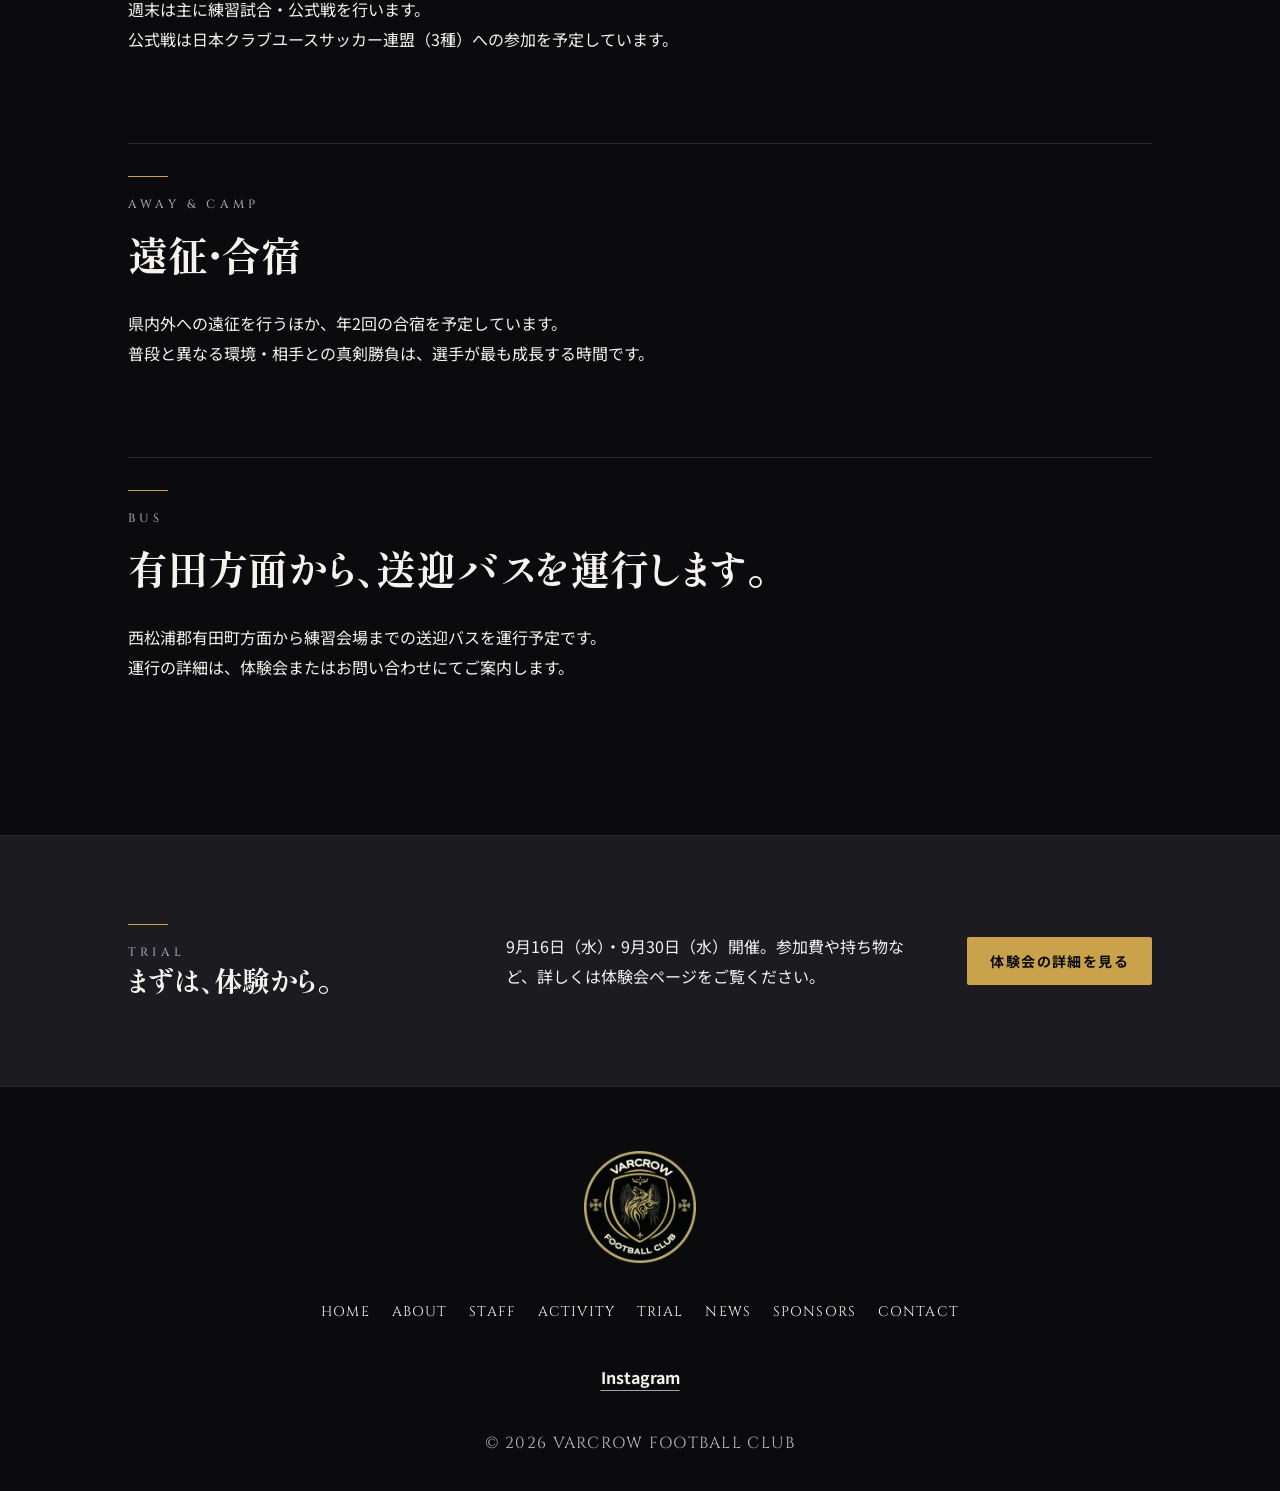
<file: ureshino/activity/index.html>
<!doctype html>
<html lang="ja"><head>
  <meta charset="utf-8"><meta name="viewport" content="width=device-width, initial-scale=1">
  <title>活動情報 | VARCROW嬉野 - 佐賀県嬉野市のジュニアユースサッカークラブ</title><meta name="description" content="VARCROW嬉野の活動情報。練習は火・水・金 19:00-21:00、吉田中学校にて。土日は試合、遠征・合宿あり。有田町方面から送迎バスを運行します。">
  <meta property="og:type" content="website"><meta property="og:title" content="活動情報 | VARCROW嬉野 - 佐賀県嬉野市のジュニアユースサッカークラブ"><meta property="og:description" content="VARCROW嬉野の活動情報。練習は火・水・金 19:00-21:00、吉田中学校にて。土日は試合、遠征・合宿あり。有田町方面から送迎バスを運行します。"><meta property="og:url" content="https://varcrowfc.com/ureshino/activity/"><meta property="og:image" content="https://varcrowfc.com/assets/brand/ogp.png"><meta property="og:site_name" content="VARCROW嬉野"><meta property="og:locale" content="ja_JP"><meta name="twitter:card" content="summary_large_image">
  <link rel="preconnect" href="https://fonts.googleapis.com"><link rel="preconnect" href="https://fonts.gstatic.com" crossorigin><link href="https://fonts.googleapis.com/css2?family=Cinzel:wght@500;700&amp;family=Noto+Sans+JP:wght@400;500;700&amp;family=Shippori+Mincho:wght@600;700&amp;display=swap" rel="stylesheet"><link rel="icon" href="/assets/brand/favicon.ico" sizes="any"><link rel="apple-touch-icon" href="/assets/brand/apple-touch-icon.png"><link rel="stylesheet" href="/ureshino/assets/css/style.css"><script src="/ureshino/assets/js/main.js" defer></script>
</head><body class="page-activity" data-page="activity">
  <header class="site-header">
    <div class="site-header__inner">
      <a class="site-brand" href="/ureshino/" aria-label="VARCROW嬉野 ホーム">
        <img src="/assets/brand/logo.png" width="48" height="48" alt="VARCROW嬉野 エンブレム">
        <span data-config-text="club_name">VARCROW嬉野</span>
      </a>

      <nav class="desktop-nav" aria-label="メインナビゲーション">
        <a class="nav-link" href="/ureshino/">HOME</a>
        <a class="nav-link" href="/ureshino/about/">ABOUT</a>
        <a class="nav-link" href="/ureshino/staff/">STAFF</a>
        <a class="nav-link is-active" href="/ureshino/activity/" aria-current="page">ACTIVITY</a>
        <a class="nav-link" href="/ureshino/trial/">TRIAL</a>
        <a class="nav-link" href="/ureshino/news/">NEWS</a>
        <a class="nav-link" href="/ureshino/sponsors/">SPONSORS</a>
        <a class="nav-link" href="/ureshino/contact/">CONTACT</a>
      </nav>

      <div class="site-header__actions">
        <a class="instagram-link instagram-link--icon" href="/ureshino/" data-config="instagram_url" data-instagram target="_blank" rel="noopener" hidden>
          <svg viewBox="0 0 24 24" width="20" height="20" aria-hidden="true">
            <rect x="3" y="3" width="18" height="18" rx="2"></rect>
            <circle cx="12" cy="12" r="4"></circle>
            <circle cx="17.5" cy="6.5" r="1"></circle>
          </svg>
          <span class="visually-hidden">Instagram（外部サイトが開きます）</span>
        </a>
        <a class="button button--primary header-cta" href="/ureshino/trial/">体験会申込</a>
        <button class="nav-toggle" type="button" data-nav-toggle aria-expanded="false" aria-controls="mobile-navigation" aria-label="メニューを開く">
          <span></span><span></span><span></span>
        </button>
      </div>
    </div>
  </header>

  <div class="nav-overlay" id="mobile-navigation" data-nav-overlay hidden>
    <nav class="mobile-nav" aria-label="モバイルナビゲーション">
      <a class="mobile-nav__link" href="/ureshino/"><span>HOME</span><small>ホーム</small></a>
      <a class="mobile-nav__link" href="/ureshino/about/"><span>ABOUT</span><small>クラブについて</small></a>
      <a class="mobile-nav__link" href="/ureshino/staff/"><span>STAFF</span><small>スタッフ</small></a>
      <a class="mobile-nav__link is-active" href="/ureshino/activity/" aria-current="page"><span>ACTIVITY</span><small>活動情報</small></a>
      <a class="mobile-nav__link" href="/ureshino/trial/"><span>TRIAL</span><small>体験会・入会案内</small></a>
      <a class="mobile-nav__link" href="/ureshino/news/"><span>NEWS</span><small>お知らせ・試合結果</small></a>
      <a class="mobile-nav__link" href="/ureshino/sponsors/"><span>SPONSORS</span><small>スポンサー</small></a>
      <a class="mobile-nav__link" href="/ureshino/contact/"><span>CONTACT</span><small>お問い合わせ</small></a>
    </nav>
    <div class="nav-overlay__actions">
      <a class="button button--primary" href="/ureshino/trial/">体験会申込</a>
      <a class="instagram-link" href="/ureshino/" data-config="instagram_url" data-instagram target="_blank" rel="noopener" hidden>
        Instagram<span class="visually-hidden">（外部サイトが開きます）</span>
      </a>
    </div>
  </div>
  <main>
    <section class="page-header" aria-labelledby="page-title"><div class="container"><div class="section-heading reveal"><span class="section-heading__rule" aria-hidden="true"></span><p class="eyebrow">ACTIVITY</p><h1 id="page-title">活動情報</h1></div></div></section>
    <div class="page-visual" aria-hidden="true"></div>
    <section class="page-content"><div class="container content-stack">
      <section class="content-block reveal" aria-labelledby="target-title"><div class="section-heading"><span class="section-heading__rule" aria-hidden="true"></span><p class="eyebrow">PLAYERS</p><h2 id="target-title">対象</h2></div><p>中学生（新中学1年生を中心に、全学年・経験を問わず）<br>※ 現小学5・6年生の体験参加・見学も歓迎します。</p></section>
      <section class="content-block reveal" aria-labelledby="training-title"><div class="section-heading"><span class="section-heading__rule" aria-hidden="true"></span><p class="eyebrow">TRAINING</p><h2 id="training-title">練習</h2></div><div class="table-scroll"><table class="activity-table"><tbody><tr><th scope="row">曜日</th><td>火曜・水曜・金曜 ※曜日は変更になる場合があります</td></tr><tr><th scope="row">時間</th><td>19:00 – 21:00</td></tr><tr><th scope="row">会場</th><td>吉田中学校（佐賀県嬉野市嬉野町）<span class="venue-address">佐賀県嬉野市嬉野町</span><a class="text-link venue-link" href="https://www.google.com/maps/search/?api=1&amp;query=吉田中学校%20佐賀県嬉野市嬉野町" target="_blank" rel="noopener">Googleマップで見る<span class="visually-hidden">（新しいタブで開きます）</span></a></td></tr></tbody></table></div></section>
      <section class="content-block reveal" aria-labelledby="matches-title"><div class="section-heading"><span class="section-heading__rule" aria-hidden="true"></span><p class="eyebrow">MATCHES</p><h2 id="matches-title">試合・大会</h2></div><div class="prose"><p>週末は主に練習試合・公式戦を行います。<br>公式戦は日本クラブユースサッカー連盟（3種）への参加を予定しています。</p></div></section>
      <section class="content-block reveal" aria-labelledby="expedition-title"><div class="section-heading"><span class="section-heading__rule" aria-hidden="true"></span><p class="eyebrow">AWAY &amp; CAMP</p><h2 id="expedition-title">遠征・合宿</h2></div><div class="prose"><p>県内外への遠征を行うほか、年2回の合宿を予定しています。<br>普段と異なる環境・相手との真剣勝負は、選手が最も成長する時間です。</p></div></section>
      <section class="content-block reveal" aria-labelledby="bus-title"><div class="section-heading"><span class="section-heading__rule" aria-hidden="true"></span><p class="eyebrow">BUS</p><h2 id="bus-title">有田方面から、送迎バスを運行します。</h2></div><div class="prose"><p>西松浦郡有田町方面から練習会場までの送迎バスを運行予定です。<br>運行の詳細は、体験会またはお問い合わせにてご案内します。</p></div></section>
    </div></section>
    <section class="cta-band" aria-labelledby="cta-title"><div class="container cta-band__inner reveal"><div class="section-heading section-heading--compact"><span class="section-heading__rule" aria-hidden="true"></span><p class="eyebrow">TRIAL</p><h2 id="cta-title">まずは、体験から。</h2></div><p>9月16日（水）・9月30日（水）開催。参加費や持ち物など、詳しくは体験会ページをご覧ください。</p><a class="button button--primary" href="/ureshino/trial/">体験会の詳細を見る</a></div></section>
  </main>
  <footer class="site-footer">
    <div class="container site-footer__inner">
      <a class="site-footer__brand" href="/ureshino/">
        <img src="/assets/brand/logo.png" width="112" height="113" alt="VARCROW嬉野 エンブレム">
      </a>
      <nav class="footer-nav" aria-label="フッターナビゲーション">
        <a href="/ureshino/">HOME</a>
        <a href="/ureshino/about/">ABOUT</a>
        <a href="/ureshino/staff/">STAFF</a>
        <a href="/ureshino/activity/">ACTIVITY</a>
        <a href="/ureshino/trial/">TRIAL</a>
        <a href="/ureshino/news/">NEWS</a>
        <a href="/ureshino/sponsors/">SPONSORS</a>
        <a href="/ureshino/contact/">CONTACT</a>
      </nav>
      <a class="instagram-link" href="/ureshino/" data-config="instagram_url" data-instagram target="_blank" rel="noopener" hidden>
        Instagram<span class="visually-hidden">（外部サイトが開きます）</span>
      </a>
      <small>© 2026 VARCROW FOOTBALL CLUB</small>
    </div>
  </footer>
</body></html>
</file>
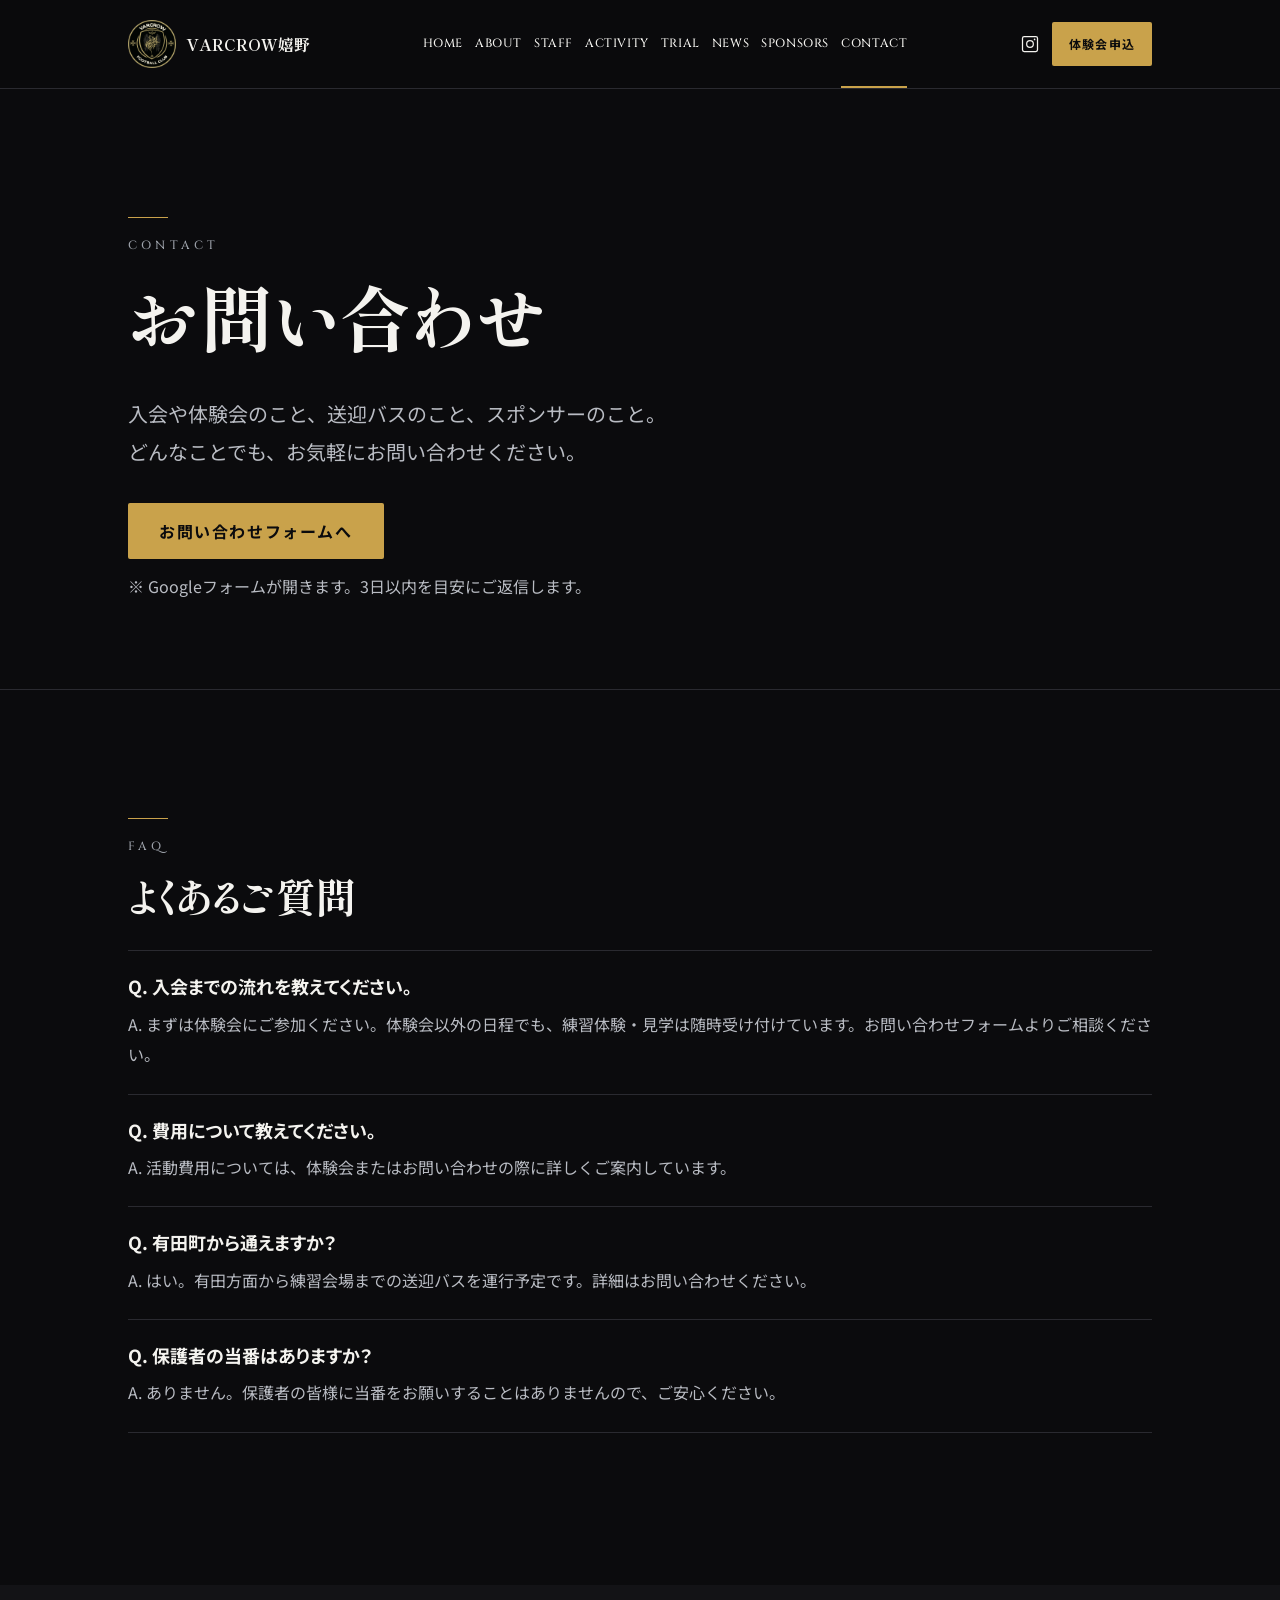
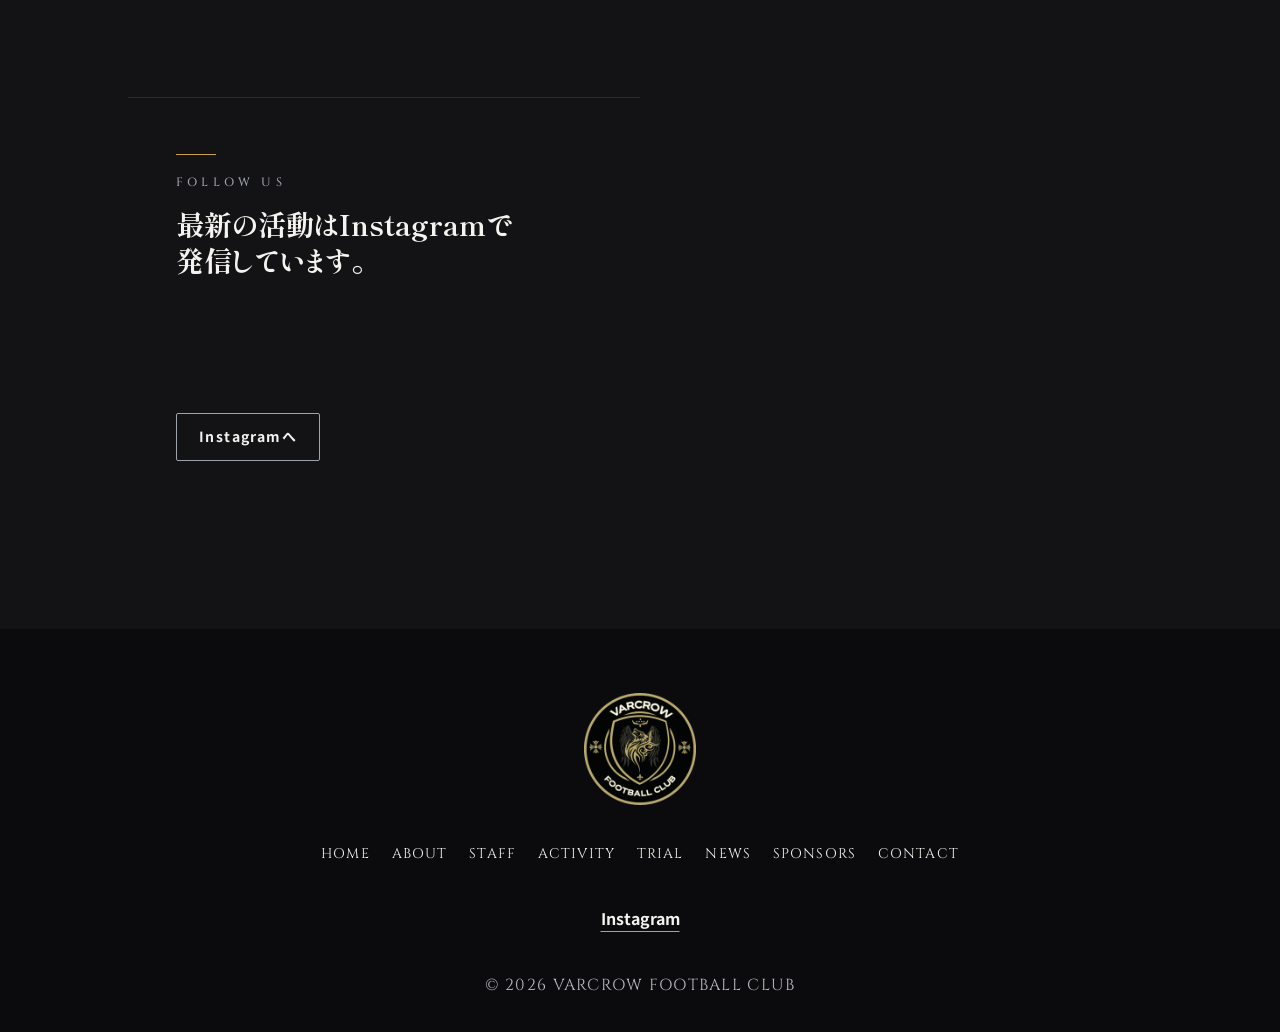
<file: ureshino/contact/index.html>
<!doctype html><html lang="ja"><head>
  <meta charset="utf-8"><meta name="viewport" content="width=device-width, initial-scale=1"><title>お問い合わせ | VARCROW嬉野 - 佐賀県嬉野市のジュニアユースサッカークラブ</title><meta name="description" content="VARCROW嬉野へのお問い合わせはこちら。入会・体験、送迎バス、スポンサーに関するご質問を受け付けています。"><meta property="og:type" content="website"><meta property="og:title" content="お問い合わせ | VARCROW嬉野 - 佐賀県嬉野市のジュニアユースサッカークラブ"><meta property="og:description" content="VARCROW嬉野へのお問い合わせはこちら。入会・体験、送迎バス、スポンサーに関するご質問を受け付けています。"><meta property="og:url" content="https://varcrowfc.com/ureshino/contact/"><meta property="og:image" content="https://varcrowfc.com/assets/brand/ogp.png"><meta property="og:site_name" content="VARCROW嬉野"><meta property="og:locale" content="ja_JP"><meta name="twitter:card" content="summary_large_image">
  <link rel="preconnect" href="https://fonts.googleapis.com"><link rel="preconnect" href="https://fonts.gstatic.com" crossorigin><link href="https://fonts.googleapis.com/css2?family=Cinzel:wght@500;700&amp;family=Noto+Sans+JP:wght@400;500;700&amp;family=Shippori+Mincho:wght@600;700&amp;display=swap" rel="stylesheet"><link rel="icon" href="/assets/brand/favicon.ico" sizes="any"><link rel="apple-touch-icon" href="/assets/brand/apple-touch-icon.png"><link rel="stylesheet" href="/ureshino/assets/css/style.css"><script src="/ureshino/assets/js/main.js" defer></script>
</head><body data-page="contact">
  <header class="site-header">
    <div class="site-header__inner">
      <a class="site-brand" href="/ureshino/" aria-label="VARCROW嬉野 ホーム">
        <img src="/assets/brand/logo.png" width="48" height="48" alt="VARCROW嬉野 エンブレム">
        <span data-config-text="club_name">VARCROW嬉野</span>
      </a>

      <nav class="desktop-nav" aria-label="メインナビゲーション">
        <a class="nav-link" href="/ureshino/">HOME</a>
        <a class="nav-link" href="/ureshino/about/">ABOUT</a>
        <a class="nav-link" href="/ureshino/staff/">STAFF</a>
        <a class="nav-link" href="/ureshino/activity/">ACTIVITY</a>
        <a class="nav-link" href="/ureshino/trial/">TRIAL</a>
        <a class="nav-link" href="/ureshino/news/">NEWS</a>
        <a class="nav-link" href="/ureshino/sponsors/">SPONSORS</a>
        <a class="nav-link is-active" href="/ureshino/contact/" aria-current="page">CONTACT</a>
      </nav>

      <div class="site-header__actions">
        <a class="instagram-link instagram-link--icon" href="/ureshino/" data-config="instagram_url" data-instagram target="_blank" rel="noopener" hidden>
          <svg viewBox="0 0 24 24" width="20" height="20" aria-hidden="true">
            <rect x="3" y="3" width="18" height="18" rx="2"></rect>
            <circle cx="12" cy="12" r="4"></circle>
            <circle cx="17.5" cy="6.5" r="1"></circle>
          </svg>
          <span class="visually-hidden">Instagram（外部サイトが開きます）</span>
        </a>
        <a class="button button--primary header-cta" href="/ureshino/trial/">体験会申込</a>
        <button class="nav-toggle" type="button" data-nav-toggle aria-expanded="false" aria-controls="mobile-navigation" aria-label="メニューを開く">
          <span></span><span></span><span></span>
        </button>
      </div>
    </div>
  </header>

  <div class="nav-overlay" id="mobile-navigation" data-nav-overlay hidden>
    <nav class="mobile-nav" aria-label="モバイルナビゲーション">
      <a class="mobile-nav__link" href="/ureshino/"><span>HOME</span><small>ホーム</small></a>
      <a class="mobile-nav__link" href="/ureshino/about/"><span>ABOUT</span><small>クラブについて</small></a>
      <a class="mobile-nav__link" href="/ureshino/staff/"><span>STAFF</span><small>スタッフ</small></a>
      <a class="mobile-nav__link" href="/ureshino/activity/"><span>ACTIVITY</span><small>活動情報</small></a>
      <a class="mobile-nav__link" href="/ureshino/trial/"><span>TRIAL</span><small>体験会・入会案内</small></a>
      <a class="mobile-nav__link" href="/ureshino/news/"><span>NEWS</span><small>お知らせ・試合結果</small></a>
      <a class="mobile-nav__link" href="/ureshino/sponsors/"><span>SPONSORS</span><small>スポンサー</small></a>
      <a class="mobile-nav__link is-active" href="/ureshino/contact/" aria-current="page"><span>CONTACT</span><small>お問い合わせ</small></a>
    </nav>
    <div class="nav-overlay__actions">
      <a class="button button--primary" href="/ureshino/trial/">体験会申込</a>
      <a class="instagram-link" href="/ureshino/" data-config="instagram_url" data-instagram target="_blank" rel="noopener" hidden>
        Instagram<span class="visually-hidden">（外部サイトが開きます）</span>
      </a>
    </div>
  </div>
  <main>
    <section class="page-header" aria-labelledby="page-title"><div class="container"><div class="section-heading reveal"><span class="section-heading__rule" aria-hidden="true"></span><p class="eyebrow">CONTACT</p><h1 id="page-title">お問い合わせ</h1></div><p class="page-lead reveal">入会や体験会のこと、送迎バスのこと、スポンサーのこと。<br>どんなことでも、お気軽にお問い合わせください。</p><div class="contact-action reveal"><a class="button button--primary button--large" href="/ureshino/contact/" data-config="form_contact_url">お問い合わせフォームへ<span class="visually-hidden" hidden>（外部フォームが開きます）</span></a><p class="form-note">※ Googleフォームが開きます。3日以内を目安にご返信します。</p></div></div></section>
    <section class="page-content"><div class="container content-stack"><section class="content-block reveal" aria-labelledby="faq-title"><div class="section-heading"><span class="section-heading__rule" aria-hidden="true"></span><p class="eyebrow">FAQ</p><h2 id="faq-title">よくあるご質問</h2></div><div class="faq-list"><article class="faq-item"><h3>Q. 入会までの流れを教えてください。</h3><p>A. まずは体験会にご参加ください。体験会以外の日程でも、練習体験・見学は随時受け付けています。お問い合わせフォームよりご相談ください。</p></article><article class="faq-item"><h3>Q. 費用について教えてください。</h3><p>A. 活動費用については、体験会またはお問い合わせの際に詳しくご案内しています。</p></article><article class="faq-item"><h3>Q. 有田町から通えますか？</h3><p>A. はい。有田方面から練習会場までの送迎バスを運行予定です。詳細はお問い合わせください。</p></article><article class="faq-item"><h3>Q. 保護者の当番はありますか？</h3><p>A. ありません。保護者の皆様に当番をお願いすることはありませんので、ご安心ください。</p></article></div></section></div></section>
    <section class="section social-partners" aria-label="Instagram"><div class="container social-partners__grid"><article class="social-panel reveal"><div class="section-heading section-heading--compact"><span class="section-heading__rule" aria-hidden="true"></span><p class="eyebrow">FOLLOW US</p><h2><span class="heading-nowrap">最新の活動はInstagramで</span><wbr>発信しています。</h2></div><a class="button button--ghost" href="/ureshino/" data-config="instagram_url" data-instagram target="_blank" rel="noopener" hidden>Instagramへ<span class="visually-hidden">（外部サイトが開きます）</span></a></article></div></section>
  </main>
  <footer class="site-footer">
    <div class="container site-footer__inner">
      <a class="site-footer__brand" href="/ureshino/">
        <img src="/assets/brand/logo.png" width="112" height="113" alt="VARCROW嬉野 エンブレム">
      </a>
      <nav class="footer-nav" aria-label="フッターナビゲーション">
        <a href="/ureshino/">HOME</a>
        <a href="/ureshino/about/">ABOUT</a>
        <a href="/ureshino/staff/">STAFF</a>
        <a href="/ureshino/activity/">ACTIVITY</a>
        <a href="/ureshino/trial/">TRIAL</a>
        <a href="/ureshino/news/">NEWS</a>
        <a href="/ureshino/sponsors/">SPONSORS</a>
        <a href="/ureshino/contact/">CONTACT</a>
      </nav>
      <a class="instagram-link" href="/ureshino/" data-config="instagram_url" data-instagram target="_blank" rel="noopener" hidden>
        Instagram<span class="visually-hidden">（外部サイトが開きます）</span>
      </a>
      <small>© 2026 VARCROW FOOTBALL CLUB</small>
    </div>
  </footer>
</body></html>
</file>
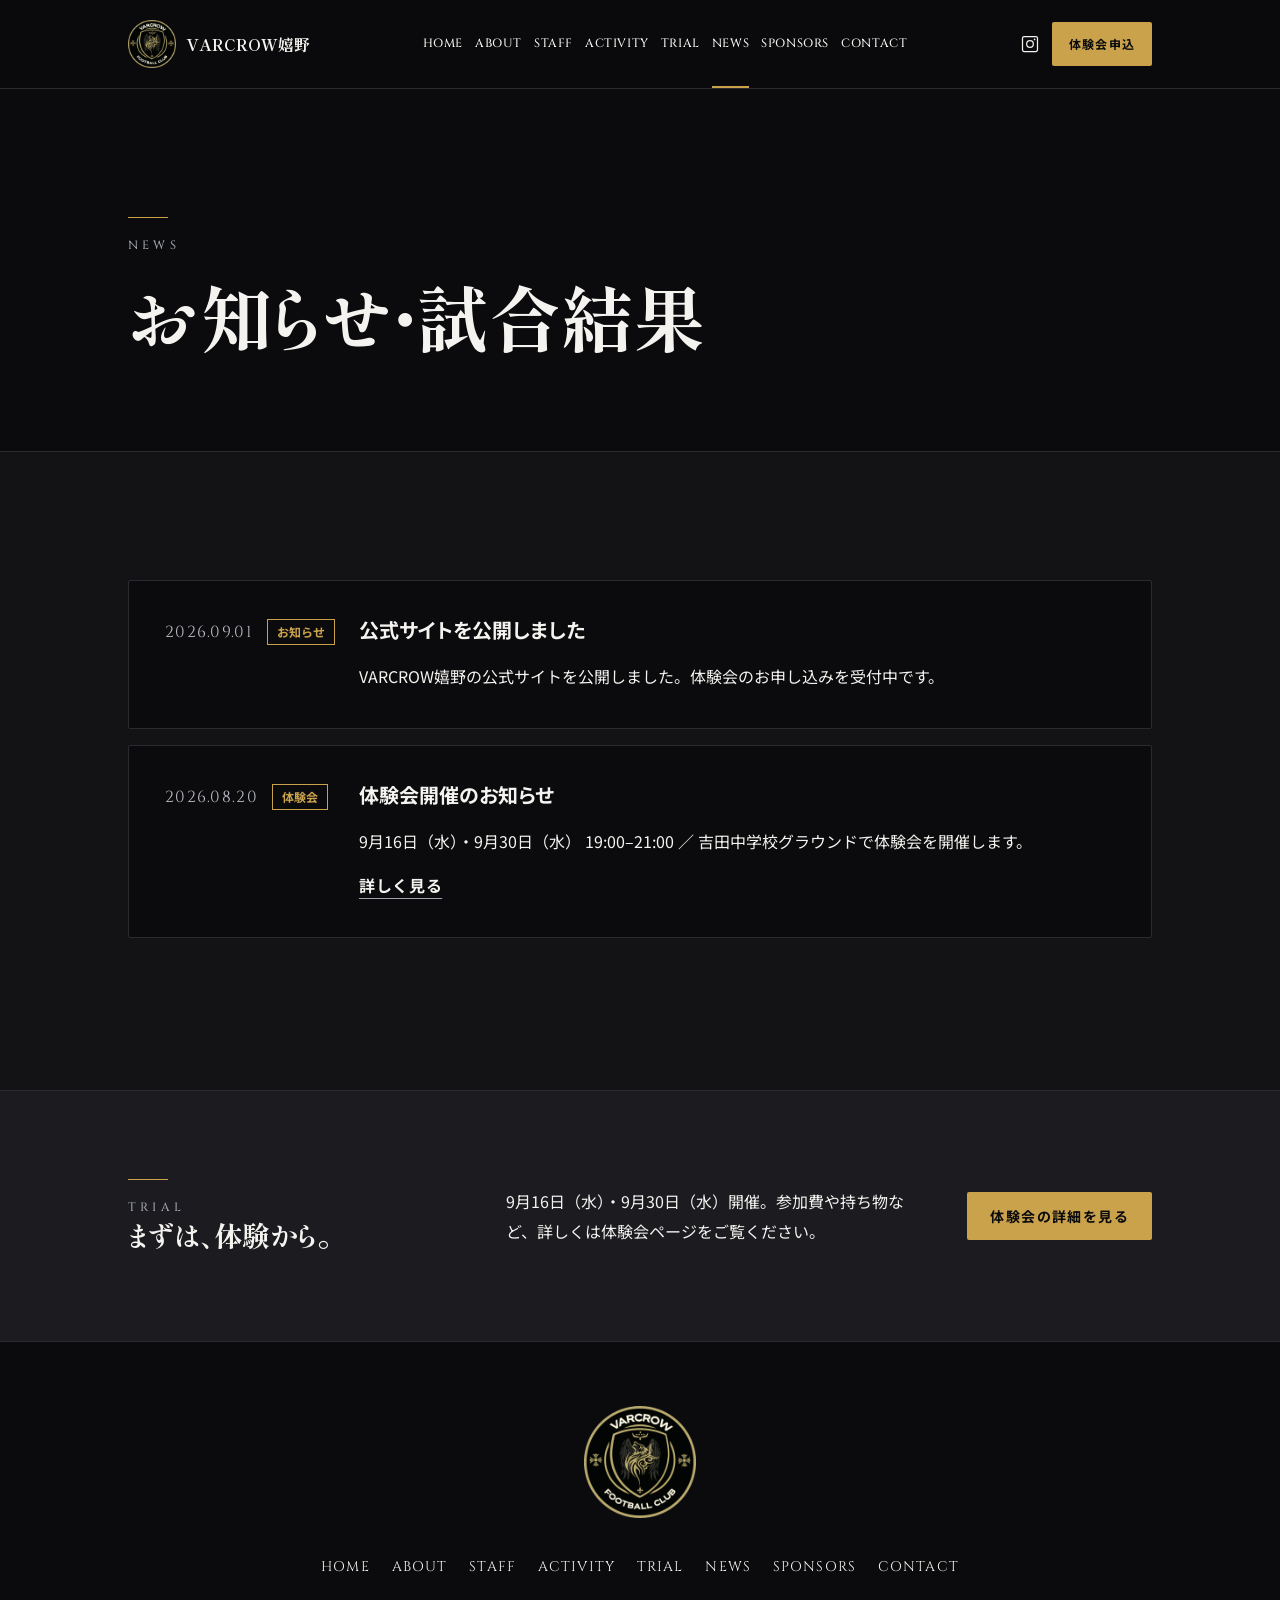
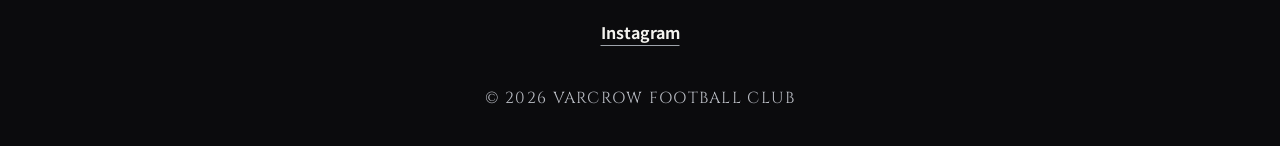
<file: ureshino/news/index.html>
<!doctype html><html lang="ja"><head>
  <meta charset="utf-8"><meta name="viewport" content="width=device-width, initial-scale=1"><title>お知らせ・試合結果 | VARCROW嬉野 - 佐賀県嬉野市のジュニアユースサッカークラブ</title><meta name="description" content="VARCROW嬉野からのお知らせと試合結果一覧。"><meta property="og:type" content="website"><meta property="og:title" content="お知らせ・試合結果 | VARCROW嬉野 - 佐賀県嬉野市のジュニアユースサッカークラブ"><meta property="og:description" content="VARCROW嬉野からのお知らせと試合結果一覧。"><meta property="og:url" content="https://varcrowfc.com/ureshino/news/"><meta property="og:image" content="https://varcrowfc.com/assets/brand/ogp.png"><meta property="og:site_name" content="VARCROW嬉野"><meta property="og:locale" content="ja_JP"><meta name="twitter:card" content="summary_large_image">
  <link rel="preconnect" href="https://fonts.googleapis.com"><link rel="preconnect" href="https://fonts.gstatic.com" crossorigin><link href="https://fonts.googleapis.com/css2?family=Cinzel:wght@500;700&amp;family=Noto+Sans+JP:wght@400;500;700&amp;family=Shippori+Mincho:wght@600;700&amp;display=swap" rel="stylesheet"><link rel="icon" href="/assets/brand/favicon.ico" sizes="any"><link rel="apple-touch-icon" href="/assets/brand/apple-touch-icon.png"><link rel="stylesheet" href="/ureshino/assets/css/style.css"><script src="/ureshino/assets/js/main.js" defer></script><script src="/ureshino/assets/js/news.js" defer></script>
</head><body data-page="news">
  <header class="site-header">
    <div class="site-header__inner">
      <a class="site-brand" href="/ureshino/" aria-label="VARCROW嬉野 ホーム">
        <img src="/assets/brand/logo.png" width="48" height="48" alt="VARCROW嬉野 エンブレム">
        <span data-config-text="club_name">VARCROW嬉野</span>
      </a>

      <nav class="desktop-nav" aria-label="メインナビゲーション">
        <a class="nav-link" href="/ureshino/">HOME</a>
        <a class="nav-link" href="/ureshino/about/">ABOUT</a>
        <a class="nav-link" href="/ureshino/staff/">STAFF</a>
        <a class="nav-link" href="/ureshino/activity/">ACTIVITY</a>
        <a class="nav-link" href="/ureshino/trial/">TRIAL</a>
        <a class="nav-link is-active" href="/ureshino/news/" aria-current="page">NEWS</a>
        <a class="nav-link" href="/ureshino/sponsors/">SPONSORS</a>
        <a class="nav-link" href="/ureshino/contact/">CONTACT</a>
      </nav>

      <div class="site-header__actions">
        <a class="instagram-link instagram-link--icon" href="/ureshino/" data-config="instagram_url" data-instagram target="_blank" rel="noopener" hidden>
          <svg viewBox="0 0 24 24" width="20" height="20" aria-hidden="true">
            <rect x="3" y="3" width="18" height="18" rx="2"></rect>
            <circle cx="12" cy="12" r="4"></circle>
            <circle cx="17.5" cy="6.5" r="1"></circle>
          </svg>
          <span class="visually-hidden">Instagram（外部サイトが開きます）</span>
        </a>
        <a class="button button--primary header-cta" href="/ureshino/trial/">体験会申込</a>
        <button class="nav-toggle" type="button" data-nav-toggle aria-expanded="false" aria-controls="mobile-navigation" aria-label="メニューを開く">
          <span></span><span></span><span></span>
        </button>
      </div>
    </div>
  </header>

  <div class="nav-overlay" id="mobile-navigation" data-nav-overlay hidden>
    <nav class="mobile-nav" aria-label="モバイルナビゲーション">
      <a class="mobile-nav__link" href="/ureshino/"><span>HOME</span><small>ホーム</small></a>
      <a class="mobile-nav__link" href="/ureshino/about/"><span>ABOUT</span><small>クラブについて</small></a>
      <a class="mobile-nav__link" href="/ureshino/staff/"><span>STAFF</span><small>スタッフ</small></a>
      <a class="mobile-nav__link" href="/ureshino/activity/"><span>ACTIVITY</span><small>活動情報</small></a>
      <a class="mobile-nav__link" href="/ureshino/trial/"><span>TRIAL</span><small>体験会・入会案内</small></a>
      <a class="mobile-nav__link is-active" href="/ureshino/news/" aria-current="page"><span>NEWS</span><small>お知らせ・試合結果</small></a>
      <a class="mobile-nav__link" href="/ureshino/sponsors/"><span>SPONSORS</span><small>スポンサー</small></a>
      <a class="mobile-nav__link" href="/ureshino/contact/"><span>CONTACT</span><small>お問い合わせ</small></a>
    </nav>
    <div class="nav-overlay__actions">
      <a class="button button--primary" href="/ureshino/trial/">体験会申込</a>
      <a class="instagram-link" href="/ureshino/" data-config="instagram_url" data-instagram target="_blank" rel="noopener" hidden>
        Instagram<span class="visually-hidden">（外部サイトが開きます）</span>
      </a>
    </div>
  </div>
  <main><section class="page-header" aria-labelledby="page-title"><div class="container"><div class="section-heading reveal"><span class="section-heading__rule" aria-hidden="true"></span><p class="eyebrow">NEWS</p><h1 id="page-title">お知らせ・試合結果</h1></div></div></section><section class="page-content news-section"><div class="container"><div class="news-list reveal" data-news-list data-news-heading-level="2" aria-live="polite"></div></div></section><section class="cta-band" aria-labelledby="cta-title"><div class="container cta-band__inner reveal"><div class="section-heading section-heading--compact"><span class="section-heading__rule" aria-hidden="true"></span><p class="eyebrow">TRIAL</p><h2 id="cta-title">まずは、体験から。</h2></div><p>9月16日（水）・9月30日（水）開催。参加費や持ち物など、詳しくは体験会ページをご覧ください。</p><a class="button button--primary" href="/ureshino/trial/">体験会の詳細を見る</a></div></section></main>
  <footer class="site-footer">
    <div class="container site-footer__inner">
      <a class="site-footer__brand" href="/ureshino/">
        <img src="/assets/brand/logo.png" width="112" height="113" alt="VARCROW嬉野 エンブレム">
      </a>
      <nav class="footer-nav" aria-label="フッターナビゲーション">
        <a href="/ureshino/">HOME</a>
        <a href="/ureshino/about/">ABOUT</a>
        <a href="/ureshino/staff/">STAFF</a>
        <a href="/ureshino/activity/">ACTIVITY</a>
        <a href="/ureshino/trial/">TRIAL</a>
        <a href="/ureshino/news/">NEWS</a>
        <a href="/ureshino/sponsors/">SPONSORS</a>
        <a href="/ureshino/contact/">CONTACT</a>
      </nav>
      <a class="instagram-link" href="/ureshino/" data-config="instagram_url" data-instagram target="_blank" rel="noopener" hidden>
        Instagram<span class="visually-hidden">（外部サイトが開きます）</span>
      </a>
      <small>© 2026 VARCROW FOOTBALL CLUB</small>
    </div>
  </footer>
</body></html>
</file>
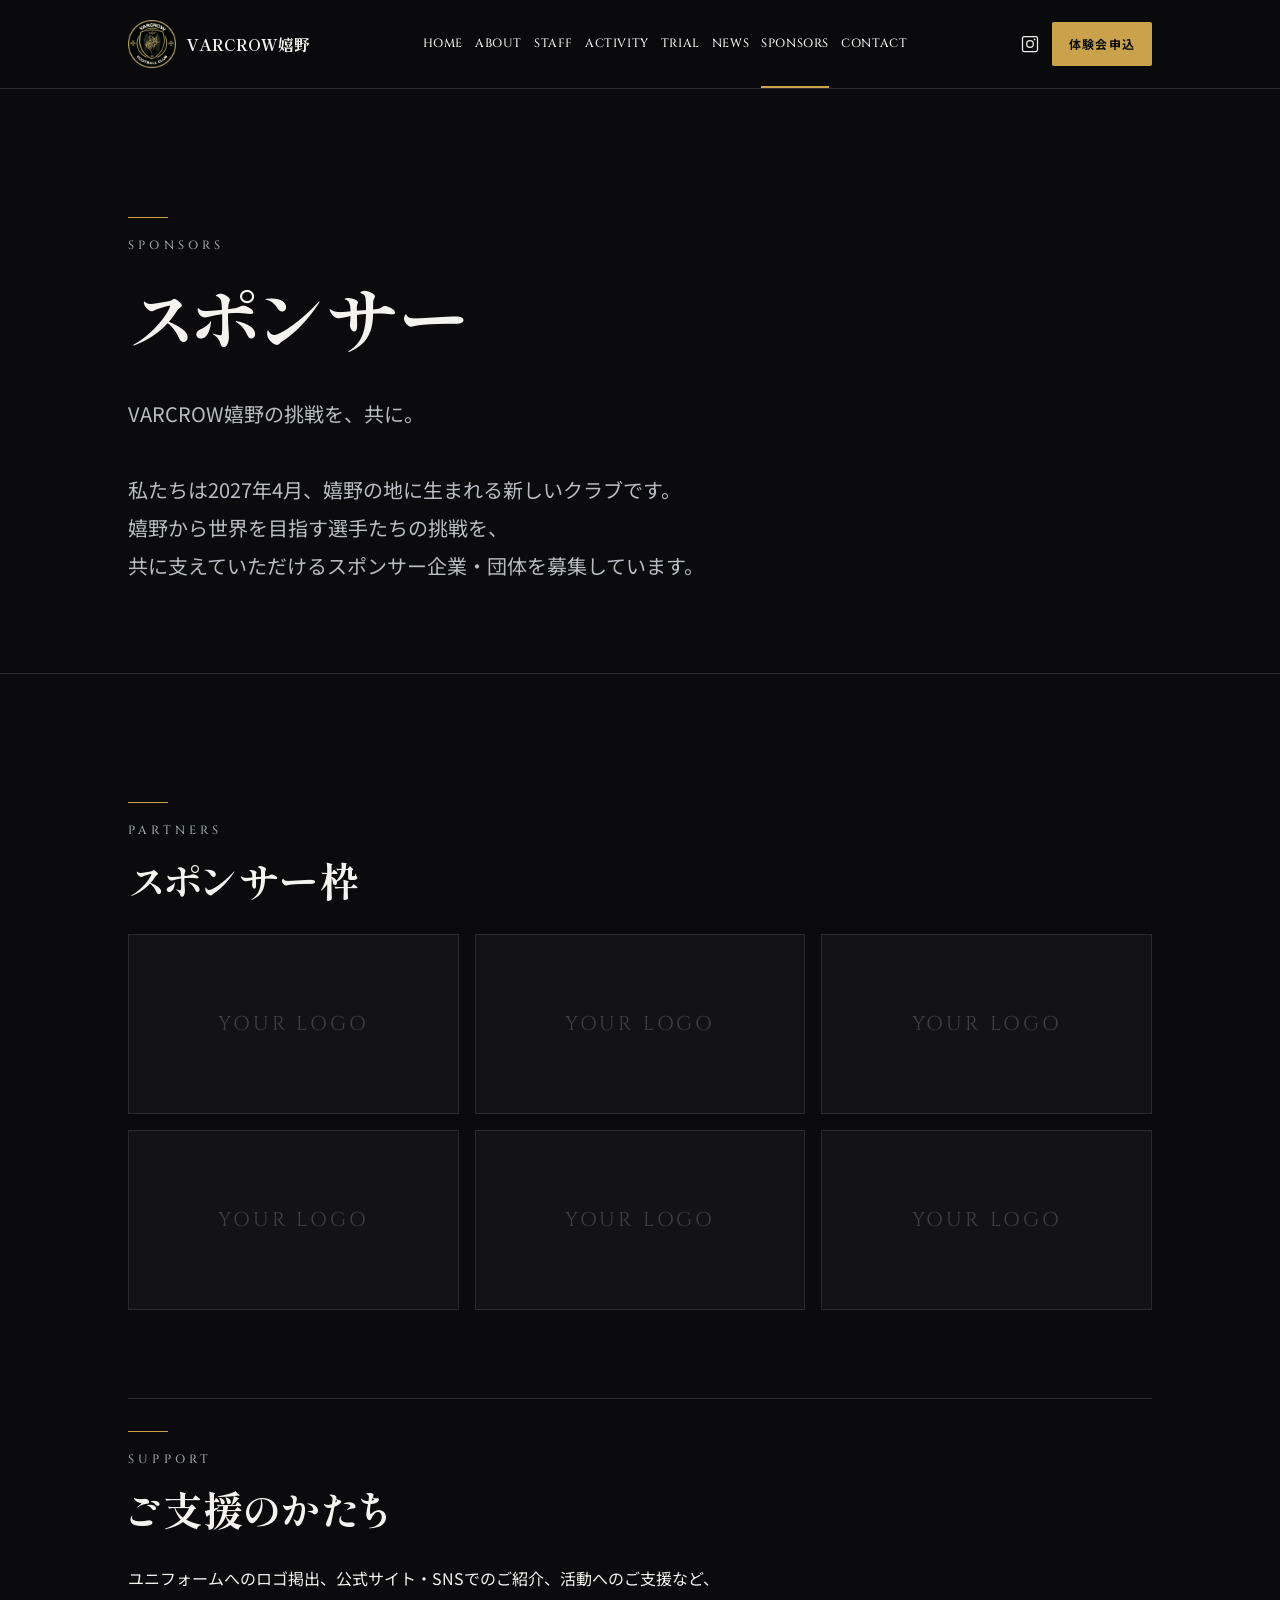
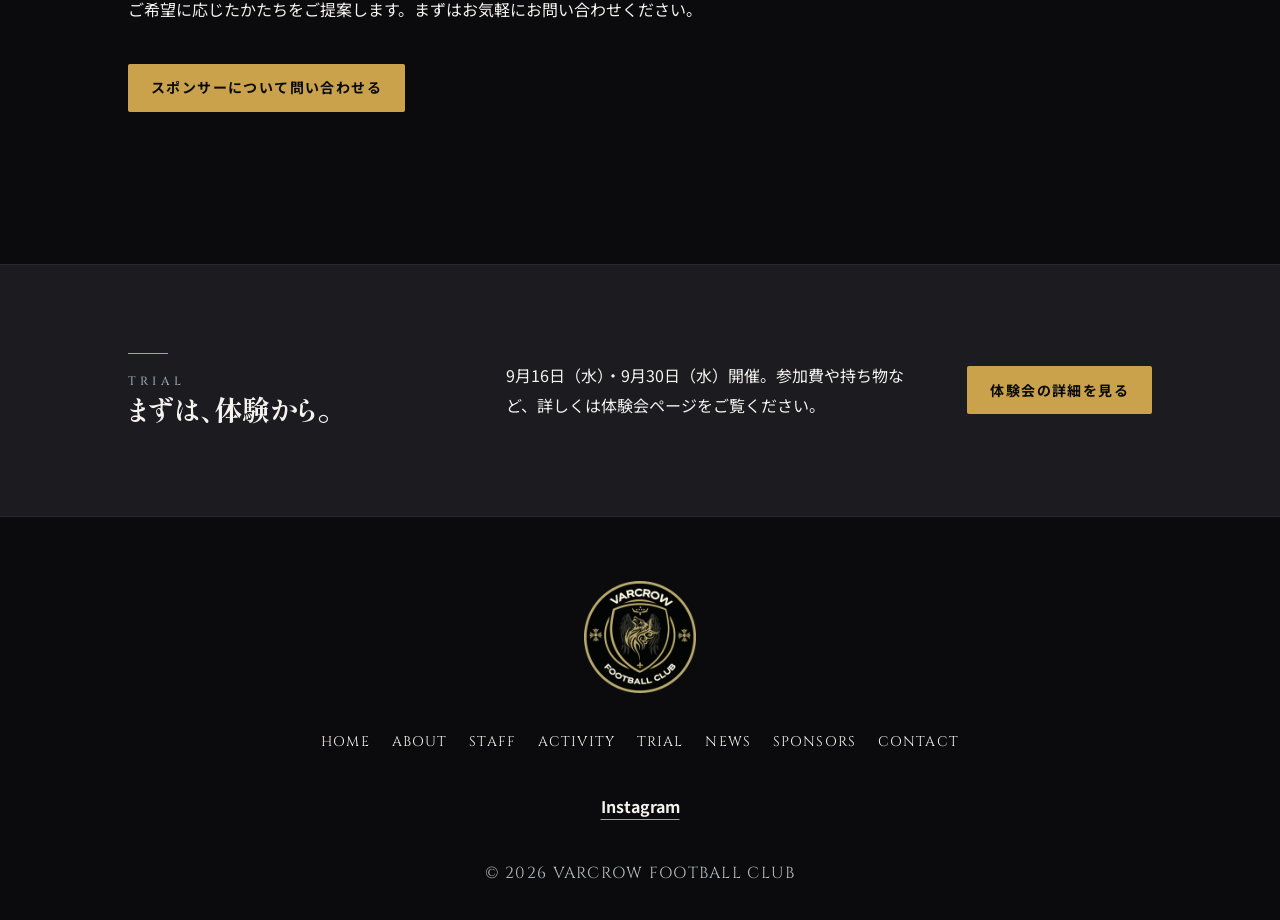
<file: ureshino/sponsors/index.html>
<!doctype html><html lang="ja"><head>
  <meta charset="utf-8"><meta name="viewport" content="width=device-width, initial-scale=1"><title>スポンサー | VARCROW嬉野 - 佐賀県嬉野市のジュニアユースサッカークラブ</title><meta name="description" content="VARCROW嬉野はクラブの挑戦を支えていただけるスポンサー企業・団体を募集しています。"><meta property="og:type" content="website"><meta property="og:title" content="スポンサー | VARCROW嬉野 - 佐賀県嬉野市のジュニアユースサッカークラブ"><meta property="og:description" content="VARCROW嬉野はクラブの挑戦を支えていただけるスポンサー企業・団体を募集しています。"><meta property="og:url" content="https://varcrowfc.com/ureshino/sponsors/"><meta property="og:image" content="https://varcrowfc.com/assets/brand/ogp.png"><meta property="og:site_name" content="VARCROW嬉野"><meta property="og:locale" content="ja_JP"><meta name="twitter:card" content="summary_large_image">
  <link rel="preconnect" href="https://fonts.googleapis.com"><link rel="preconnect" href="https://fonts.gstatic.com" crossorigin><link href="https://fonts.googleapis.com/css2?family=Cinzel:wght@500;700&amp;family=Noto+Sans+JP:wght@400;500;700&amp;family=Shippori+Mincho:wght@600;700&amp;display=swap" rel="stylesheet"><link rel="icon" href="/assets/brand/favicon.ico" sizes="any"><link rel="apple-touch-icon" href="/assets/brand/apple-touch-icon.png"><link rel="stylesheet" href="/ureshino/assets/css/style.css"><script src="/ureshino/assets/js/main.js" defer></script>
</head><body data-page="sponsors">
  <header class="site-header">
    <div class="site-header__inner">
      <a class="site-brand" href="/ureshino/" aria-label="VARCROW嬉野 ホーム">
        <img src="/assets/brand/logo.png" width="48" height="48" alt="VARCROW嬉野 エンブレム">
        <span data-config-text="club_name">VARCROW嬉野</span>
      </a>

      <nav class="desktop-nav" aria-label="メインナビゲーション">
        <a class="nav-link" href="/ureshino/">HOME</a>
        <a class="nav-link" href="/ureshino/about/">ABOUT</a>
        <a class="nav-link" href="/ureshino/staff/">STAFF</a>
        <a class="nav-link" href="/ureshino/activity/">ACTIVITY</a>
        <a class="nav-link" href="/ureshino/trial/">TRIAL</a>
        <a class="nav-link" href="/ureshino/news/">NEWS</a>
        <a class="nav-link is-active" href="/ureshino/sponsors/" aria-current="page">SPONSORS</a>
        <a class="nav-link" href="/ureshino/contact/">CONTACT</a>
      </nav>

      <div class="site-header__actions">
        <a class="instagram-link instagram-link--icon" href="/ureshino/" data-config="instagram_url" data-instagram target="_blank" rel="noopener" hidden>
          <svg viewBox="0 0 24 24" width="20" height="20" aria-hidden="true">
            <rect x="3" y="3" width="18" height="18" rx="2"></rect>
            <circle cx="12" cy="12" r="4"></circle>
            <circle cx="17.5" cy="6.5" r="1"></circle>
          </svg>
          <span class="visually-hidden">Instagram（外部サイトが開きます）</span>
        </a>
        <a class="button button--primary header-cta" href="/ureshino/trial/">体験会申込</a>
        <button class="nav-toggle" type="button" data-nav-toggle aria-expanded="false" aria-controls="mobile-navigation" aria-label="メニューを開く">
          <span></span><span></span><span></span>
        </button>
      </div>
    </div>
  </header>

  <div class="nav-overlay" id="mobile-navigation" data-nav-overlay hidden>
    <nav class="mobile-nav" aria-label="モバイルナビゲーション">
      <a class="mobile-nav__link" href="/ureshino/"><span>HOME</span><small>ホーム</small></a>
      <a class="mobile-nav__link" href="/ureshino/about/"><span>ABOUT</span><small>クラブについて</small></a>
      <a class="mobile-nav__link" href="/ureshino/staff/"><span>STAFF</span><small>スタッフ</small></a>
      <a class="mobile-nav__link" href="/ureshino/activity/"><span>ACTIVITY</span><small>活動情報</small></a>
      <a class="mobile-nav__link" href="/ureshino/trial/"><span>TRIAL</span><small>体験会・入会案内</small></a>
      <a class="mobile-nav__link" href="/ureshino/news/"><span>NEWS</span><small>お知らせ・試合結果</small></a>
      <a class="mobile-nav__link is-active" href="/ureshino/sponsors/" aria-current="page"><span>SPONSORS</span><small>スポンサー</small></a>
      <a class="mobile-nav__link" href="/ureshino/contact/"><span>CONTACT</span><small>お問い合わせ</small></a>
    </nav>
    <div class="nav-overlay__actions">
      <a class="button button--primary" href="/ureshino/trial/">体験会申込</a>
      <a class="instagram-link" href="/ureshino/" data-config="instagram_url" data-instagram target="_blank" rel="noopener" hidden>
        Instagram<span class="visually-hidden">（外部サイトが開きます）</span>
      </a>
    </div>
  </div>
  <main><section class="page-header" aria-labelledby="page-title"><div class="container"><div class="section-heading reveal"><span class="section-heading__rule" aria-hidden="true"></span><p class="eyebrow">SPONSORS</p><h1 id="page-title">スポンサー</h1></div><p class="page-lead reveal">VARCROW嬉野の挑戦を、共に。<br><br>私たちは2027年4月、嬉野の地に生まれる新しいクラブです。<br>嬉野から世界を目指す選手たちの挑戦を、<br>共に支えていただけるスポンサー企業・団体を募集しています。</p></div></section>
    <section class="page-content"><div class="container content-stack"><section class="content-block reveal" aria-labelledby="partners-title"><div class="section-heading"><span class="section-heading__rule" aria-hidden="true"></span><p class="eyebrow">PARTNERS</p><h2 id="partners-title">スポンサー枠</h2></div><div class="sponsor-grid" role="list"><div class="sponsor-slot" role="listitem">YOUR LOGO</div><div class="sponsor-slot" role="listitem">YOUR LOGO</div><div class="sponsor-slot" role="listitem">YOUR LOGO</div><div class="sponsor-slot" role="listitem">YOUR LOGO</div><div class="sponsor-slot" role="listitem">YOUR LOGO</div><div class="sponsor-slot" role="listitem">YOUR LOGO</div></div></section><section class="content-block reveal" aria-labelledby="support-title"><div class="section-heading"><span class="section-heading__rule" aria-hidden="true"></span><p class="eyebrow">SUPPORT</p><h2 id="support-title">ご支援のかたち</h2></div><div class="support-action"><p>ユニフォームへのロゴ掲出、公式サイト・SNSでのご紹介、活動へのご支援など、<br>ご希望に応じたかたちをご提案します。まずはお気軽にお問い合わせください。</p><a class="button button--primary" href="/ureshino/contact/">スポンサーについて問い合わせる</a></div></section></div></section>
    <section class="cta-band" aria-labelledby="cta-title"><div class="container cta-band__inner reveal"><div class="section-heading section-heading--compact"><span class="section-heading__rule" aria-hidden="true"></span><p class="eyebrow">TRIAL</p><h2 id="cta-title">まずは、体験から。</h2></div><p>9月16日（水）・9月30日（水）開催。参加費や持ち物など、詳しくは体験会ページをご覧ください。</p><a class="button button--primary" href="/ureshino/trial/">体験会の詳細を見る</a></div></section></main>
  <footer class="site-footer">
    <div class="container site-footer__inner">
      <a class="site-footer__brand" href="/ureshino/">
        <img src="/assets/brand/logo.png" width="112" height="113" alt="VARCROW嬉野 エンブレム">
      </a>
      <nav class="footer-nav" aria-label="フッターナビゲーション">
        <a href="/ureshino/">HOME</a>
        <a href="/ureshino/about/">ABOUT</a>
        <a href="/ureshino/staff/">STAFF</a>
        <a href="/ureshino/activity/">ACTIVITY</a>
        <a href="/ureshino/trial/">TRIAL</a>
        <a href="/ureshino/news/">NEWS</a>
        <a href="/ureshino/sponsors/">SPONSORS</a>
        <a href="/ureshino/contact/">CONTACT</a>
      </nav>
      <a class="instagram-link" href="/ureshino/" data-config="instagram_url" data-instagram target="_blank" rel="noopener" hidden>
        Instagram<span class="visually-hidden">（外部サイトが開きます）</span>
      </a>
      <small>© 2026 VARCROW FOOTBALL CLUB</small>
    </div>
  </footer>
</body></html>
</file>
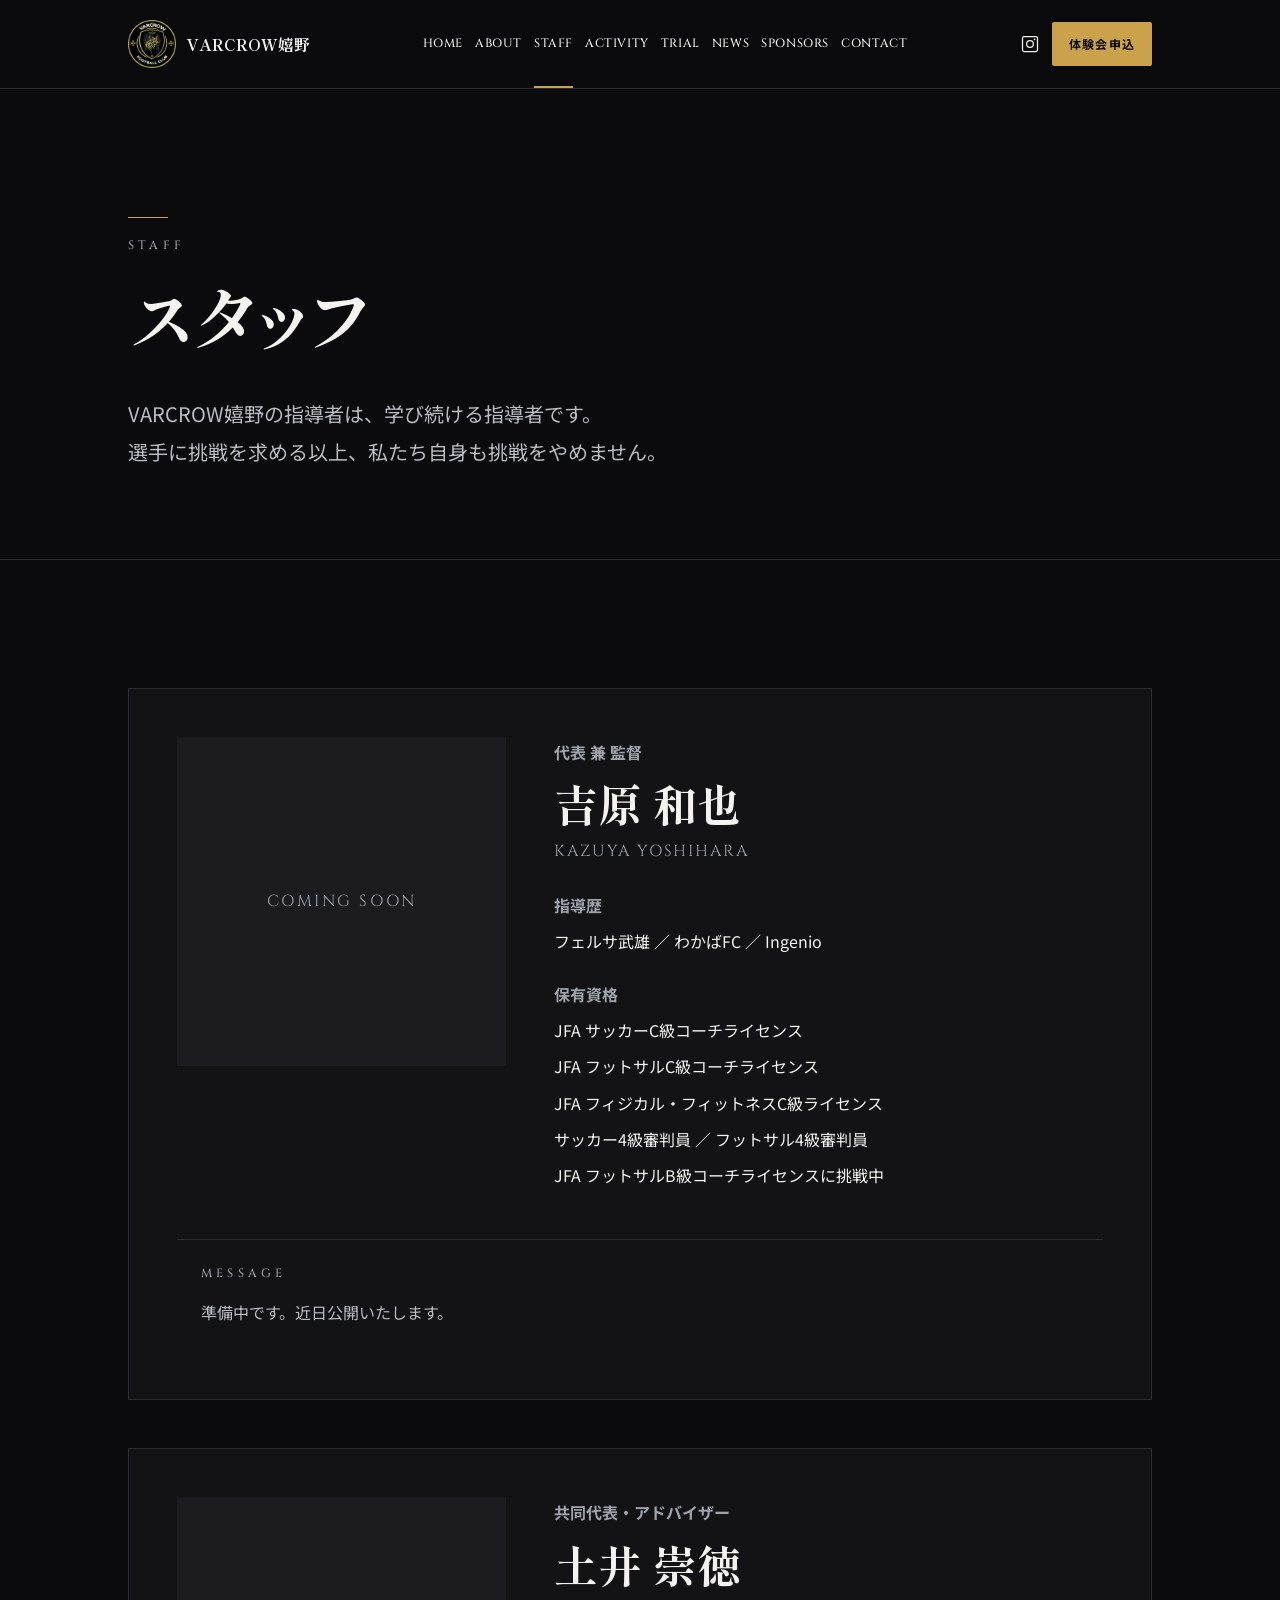
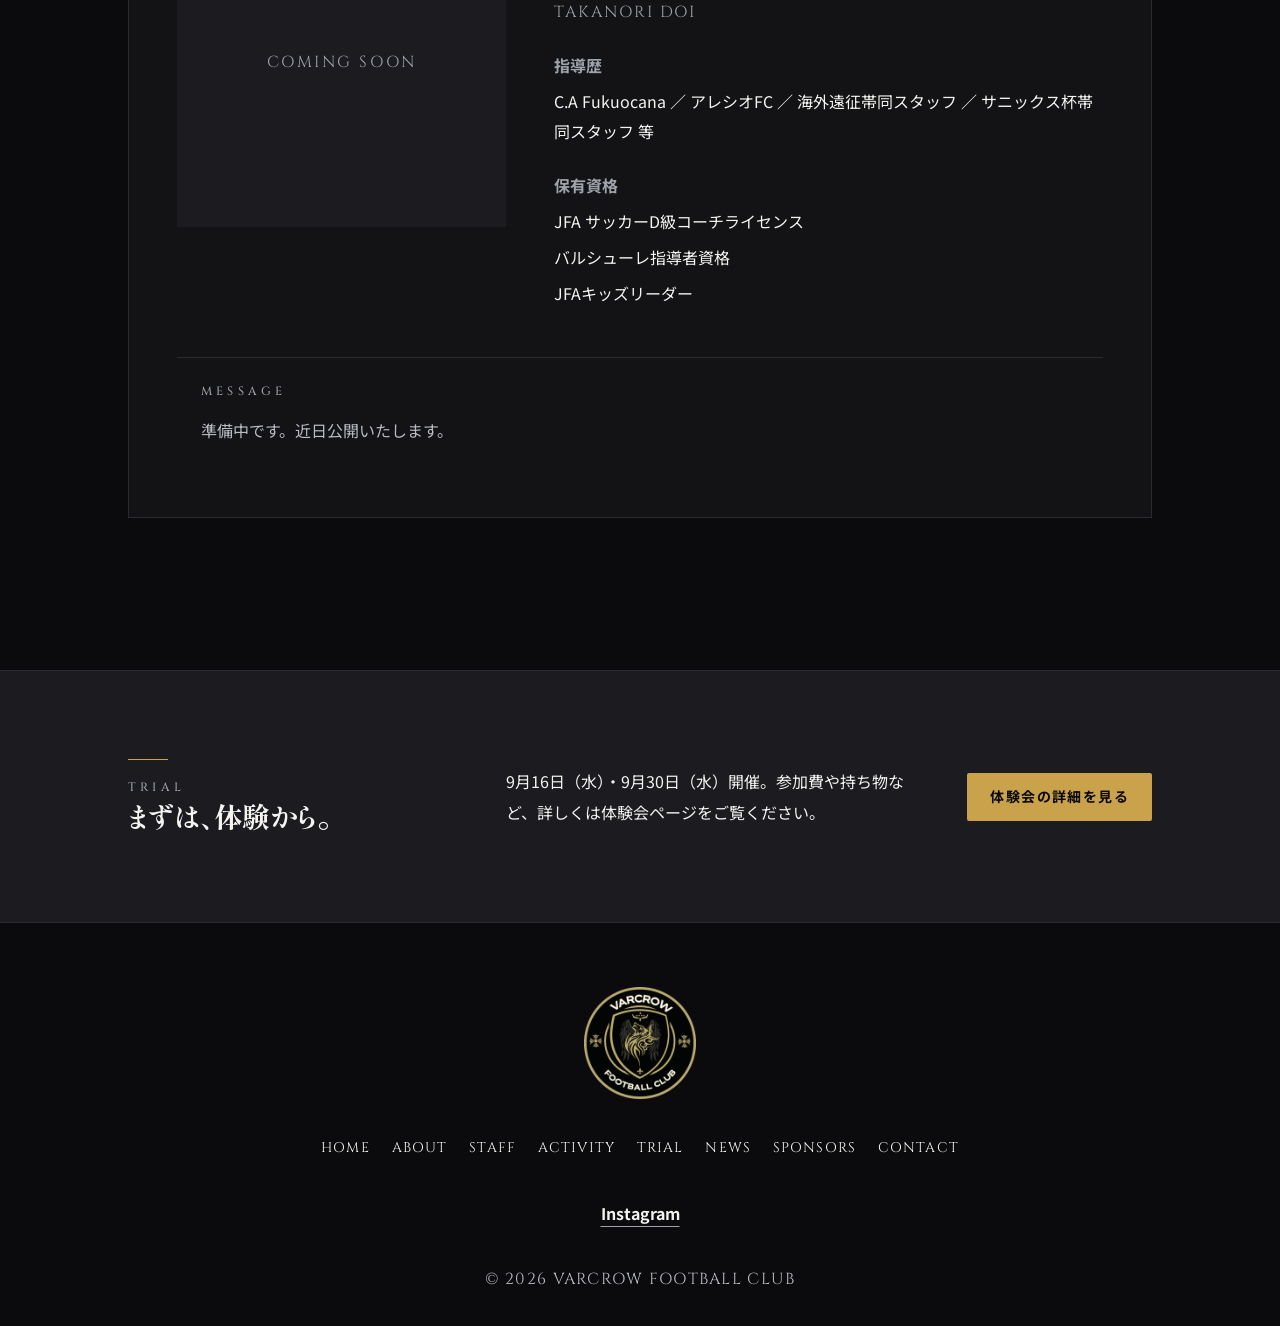
<file: ureshino/staff/index.html>
<!doctype html>
<html lang="ja">
<head>
  <meta charset="utf-8"><meta name="viewport" content="width=device-width, initial-scale=1">
  <title>スタッフ | VARCROW嬉野 - 佐賀県嬉野市のジュニアユースサッカークラブ</title>
  <meta name="description" content="VARCROW嬉野のスタッフ紹介。代表兼監督・吉原和也、共同代表・アドバイザー・土井崇徳。">
  <meta property="og:type" content="website"><meta property="og:title" content="スタッフ | VARCROW嬉野 - 佐賀県嬉野市のジュニアユースサッカークラブ">
  <meta property="og:description" content="VARCROW嬉野のスタッフ紹介。代表兼監督・吉原和也、共同代表・アドバイザー・土井崇徳。"><meta property="og:url" content="https://varcrowfc.com/ureshino/staff/">
  <meta property="og:image" content="https://varcrowfc.com/assets/brand/ogp.png"><meta property="og:site_name" content="VARCROW嬉野"><meta property="og:locale" content="ja_JP"><meta name="twitter:card" content="summary_large_image">
  <link rel="preconnect" href="https://fonts.googleapis.com"><link rel="preconnect" href="https://fonts.gstatic.com" crossorigin>
  <link href="https://fonts.googleapis.com/css2?family=Cinzel:wght@500;700&amp;family=Noto+Sans+JP:wght@400;500;700&amp;family=Shippori+Mincho:wght@600;700&amp;display=swap" rel="stylesheet">
  <link rel="icon" href="/assets/brand/favicon.ico" sizes="any"><link rel="apple-touch-icon" href="/assets/brand/apple-touch-icon.png"><link rel="stylesheet" href="/ureshino/assets/css/style.css"><script src="/ureshino/assets/js/main.js" defer></script>
</head>
<body data-page="staff">
  <header class="site-header">
    <div class="site-header__inner">
      <a class="site-brand" href="/ureshino/" aria-label="VARCROW嬉野 ホーム">
        <img src="/assets/brand/logo.png" width="48" height="48" alt="VARCROW嬉野 エンブレム">
        <span data-config-text="club_name">VARCROW嬉野</span>
      </a>

      <nav class="desktop-nav" aria-label="メインナビゲーション">
        <a class="nav-link" href="/ureshino/">HOME</a>
        <a class="nav-link" href="/ureshino/about/">ABOUT</a>
        <a class="nav-link is-active" href="/ureshino/staff/" aria-current="page">STAFF</a>
        <a class="nav-link" href="/ureshino/activity/">ACTIVITY</a>
        <a class="nav-link" href="/ureshino/trial/">TRIAL</a>
        <a class="nav-link" href="/ureshino/news/">NEWS</a>
        <a class="nav-link" href="/ureshino/sponsors/">SPONSORS</a>
        <a class="nav-link" href="/ureshino/contact/">CONTACT</a>
      </nav>

      <div class="site-header__actions">
        <a class="instagram-link instagram-link--icon" href="/ureshino/" data-config="instagram_url" data-instagram target="_blank" rel="noopener" hidden>
          <svg viewBox="0 0 24 24" width="20" height="20" aria-hidden="true">
            <rect x="3" y="3" width="18" height="18" rx="2"></rect>
            <circle cx="12" cy="12" r="4"></circle>
            <circle cx="17.5" cy="6.5" r="1"></circle>
          </svg>
          <span class="visually-hidden">Instagram（外部サイトが開きます）</span>
        </a>
        <a class="button button--primary header-cta" href="/ureshino/trial/">体験会申込</a>
        <button class="nav-toggle" type="button" data-nav-toggle aria-expanded="false" aria-controls="mobile-navigation" aria-label="メニューを開く">
          <span></span><span></span><span></span>
        </button>
      </div>
    </div>
  </header>

  <div class="nav-overlay" id="mobile-navigation" data-nav-overlay hidden>
    <nav class="mobile-nav" aria-label="モバイルナビゲーション">
      <a class="mobile-nav__link" href="/ureshino/"><span>HOME</span><small>ホーム</small></a>
      <a class="mobile-nav__link" href="/ureshino/about/"><span>ABOUT</span><small>クラブについて</small></a>
      <a class="mobile-nav__link is-active" href="/ureshino/staff/" aria-current="page"><span>STAFF</span><small>スタッフ</small></a>
      <a class="mobile-nav__link" href="/ureshino/activity/"><span>ACTIVITY</span><small>活動情報</small></a>
      <a class="mobile-nav__link" href="/ureshino/trial/"><span>TRIAL</span><small>体験会・入会案内</small></a>
      <a class="mobile-nav__link" href="/ureshino/news/"><span>NEWS</span><small>お知らせ・試合結果</small></a>
      <a class="mobile-nav__link" href="/ureshino/sponsors/"><span>SPONSORS</span><small>スポンサー</small></a>
      <a class="mobile-nav__link" href="/ureshino/contact/"><span>CONTACT</span><small>お問い合わせ</small></a>
    </nav>
    <div class="nav-overlay__actions">
      <a class="button button--primary" href="/ureshino/trial/">体験会申込</a>
      <a class="instagram-link" href="/ureshino/" data-config="instagram_url" data-instagram target="_blank" rel="noopener" hidden>
        Instagram<span class="visually-hidden">（外部サイトが開きます）</span>
      </a>
    </div>
  </div>

  <main>
    <section class="page-header" aria-labelledby="page-title"><div class="container"><div class="section-heading reveal"><span class="section-heading__rule" aria-hidden="true"></span><p class="eyebrow">STAFF</p><h1 id="page-title">スタッフ</h1></div><p class="page-lead reveal">VARCROW嬉野の指導者は、学び続ける指導者です。<br>選手に挑戦を求める以上、私たち自身も挑戦をやめません。</p></div></section>
    <section class="page-content"><div class="container staff-list">
      <article class="staff-card reveal">
        <div class="staff-avatar" aria-label="写真準備中">COMING SOON</div>
        <div><p class="staff-role">代表 兼 監督</p><h2 class="staff-name">吉原 和也</h2><p class="staff-name-en">KAZUYA YOSHIHARA</p>
          <section class="staff-detail"><h3>指導歴</h3><p>フェルサ武雄 ／ わかばFC ／ Ingenio</p></section>
          <section class="staff-detail"><h3>保有資格</h3><ul class="credential-list"><li>JFA サッカーC級コーチライセンス</li><li>JFA フットサルC級コーチライセンス</li><li>JFA フィジカル・フィットネスC級ライセンス</li><li>サッカー4級審判員 ／ フットサル4級審判員</li><li>JFA フットサルB級コーチライセンスに挑戦中</li></ul></section>
        </div>
        <section class="staff-message"><p class="eyebrow">MESSAGE</p><p>準備中です。近日公開いたします。</p></section>
      </article>
      <article class="staff-card reveal">
        <div class="staff-avatar" aria-label="写真準備中">COMING SOON</div>
        <div><p class="staff-role">共同代表・アドバイザー</p><h2 class="staff-name">土井 崇徳</h2><p class="staff-name-en">TAKANORI DOI</p>
          <section class="staff-detail"><h3>指導歴</h3><p>C.A Fukuocana ／ アレシオFC ／ 海外遠征帯同スタッフ ／ サニックス杯帯同スタッフ 等</p></section>
          <section class="staff-detail"><h3>保有資格</h3><ul class="credential-list"><li>JFA サッカーD級コーチライセンス</li><li>バルシューレ指導者資格</li><li>JFAキッズリーダー</li></ul></section>
        </div>
        <section class="staff-message"><p class="eyebrow">MESSAGE</p><p>準備中です。近日公開いたします。</p></section>
      </article>
    </div></section>
    <section class="cta-band" aria-labelledby="cta-title"><div class="container cta-band__inner reveal"><div class="section-heading section-heading--compact"><span class="section-heading__rule" aria-hidden="true"></span><p class="eyebrow">TRIAL</p><h2 id="cta-title">まずは、体験から。</h2></div><p>9月16日（水）・9月30日（水）開催。参加費や持ち物など、詳しくは体験会ページをご覧ください。</p><a class="button button--primary" href="/ureshino/trial/">体験会の詳細を見る</a></div></section>
  </main>
  <footer class="site-footer">
    <div class="container site-footer__inner">
      <a class="site-footer__brand" href="/ureshino/">
        <img src="/assets/brand/logo.png" width="112" height="113" alt="VARCROW嬉野 エンブレム">
      </a>
      <nav class="footer-nav" aria-label="フッターナビゲーション">
        <a href="/ureshino/">HOME</a>
        <a href="/ureshino/about/">ABOUT</a>
        <a href="/ureshino/staff/">STAFF</a>
        <a href="/ureshino/activity/">ACTIVITY</a>
        <a href="/ureshino/trial/">TRIAL</a>
        <a href="/ureshino/news/">NEWS</a>
        <a href="/ureshino/sponsors/">SPONSORS</a>
        <a href="/ureshino/contact/">CONTACT</a>
      </nav>
      <a class="instagram-link" href="/ureshino/" data-config="instagram_url" data-instagram target="_blank" rel="noopener" hidden>
        Instagram<span class="visually-hidden">（外部サイトが開きます）</span>
      </a>
      <small>© 2026 VARCROW FOOTBALL CLUB</small>
    </div>
  </footer>
</body>
</html>
</file>
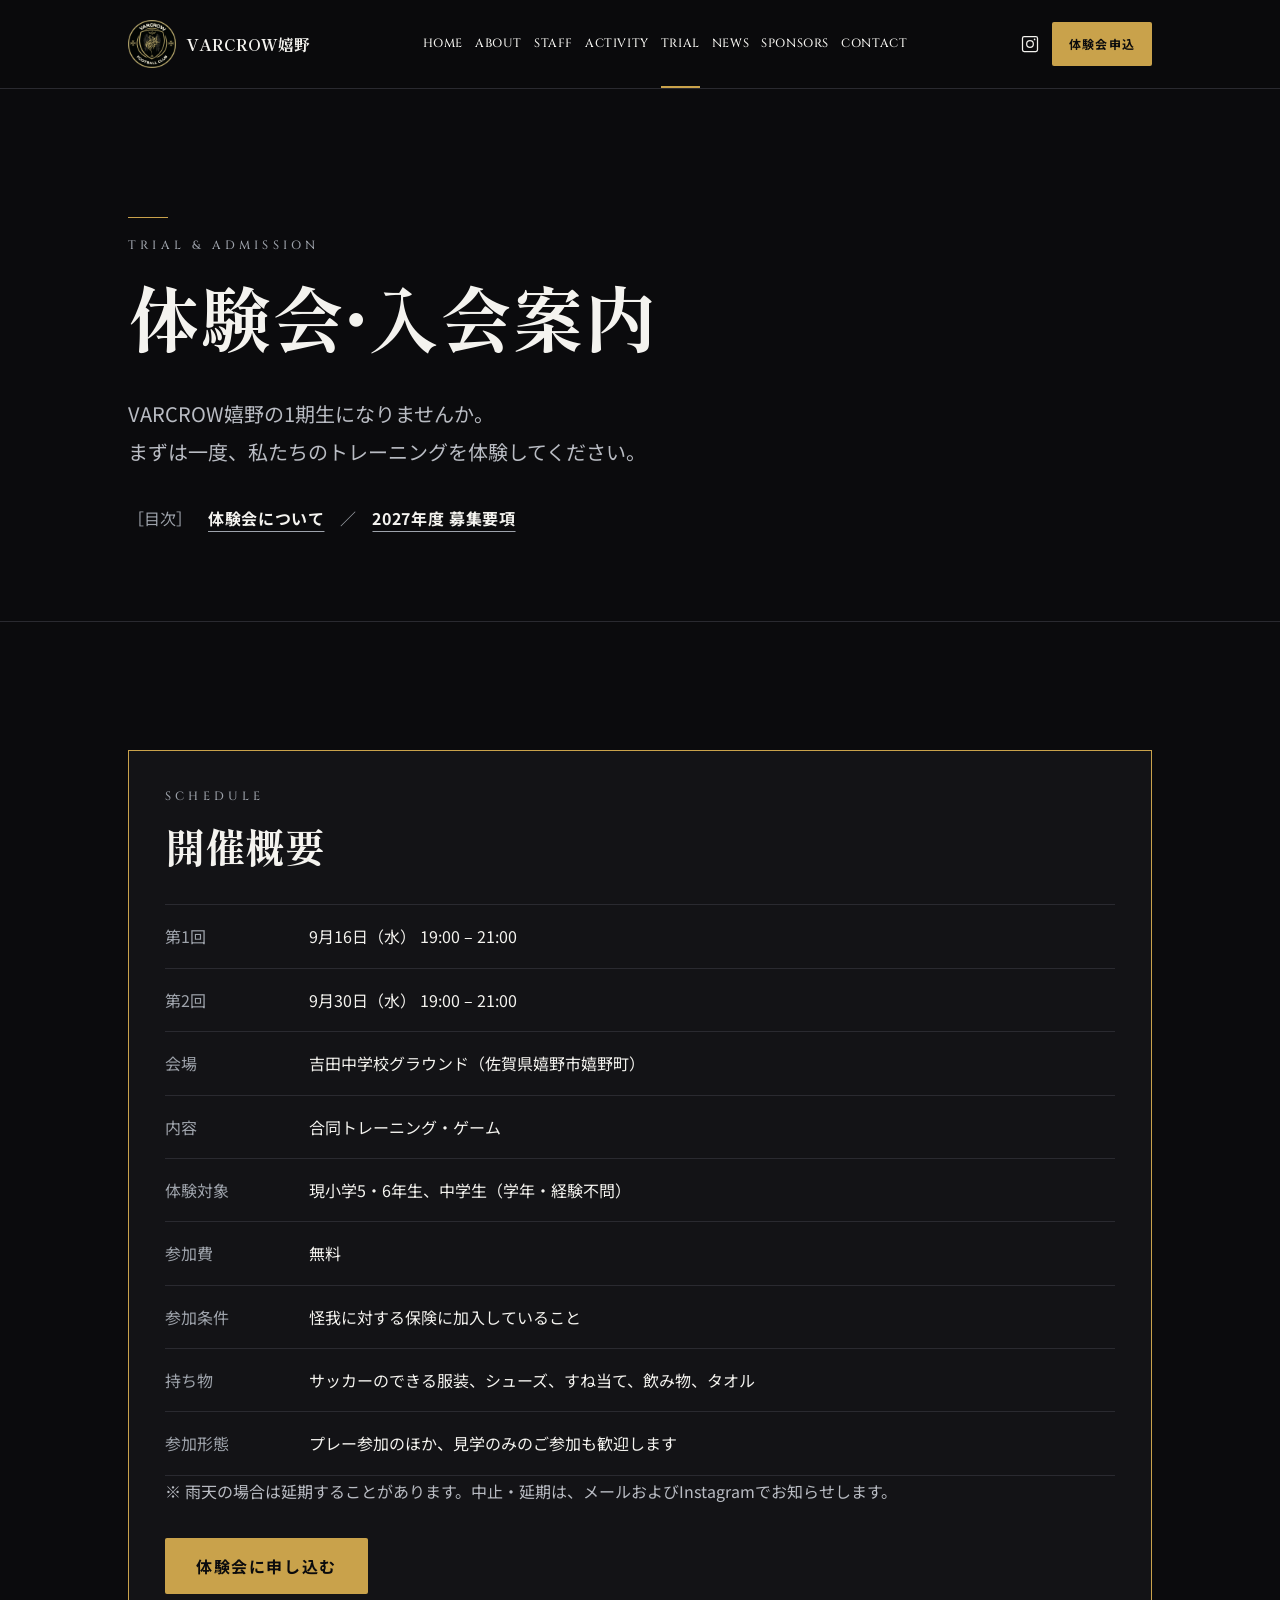
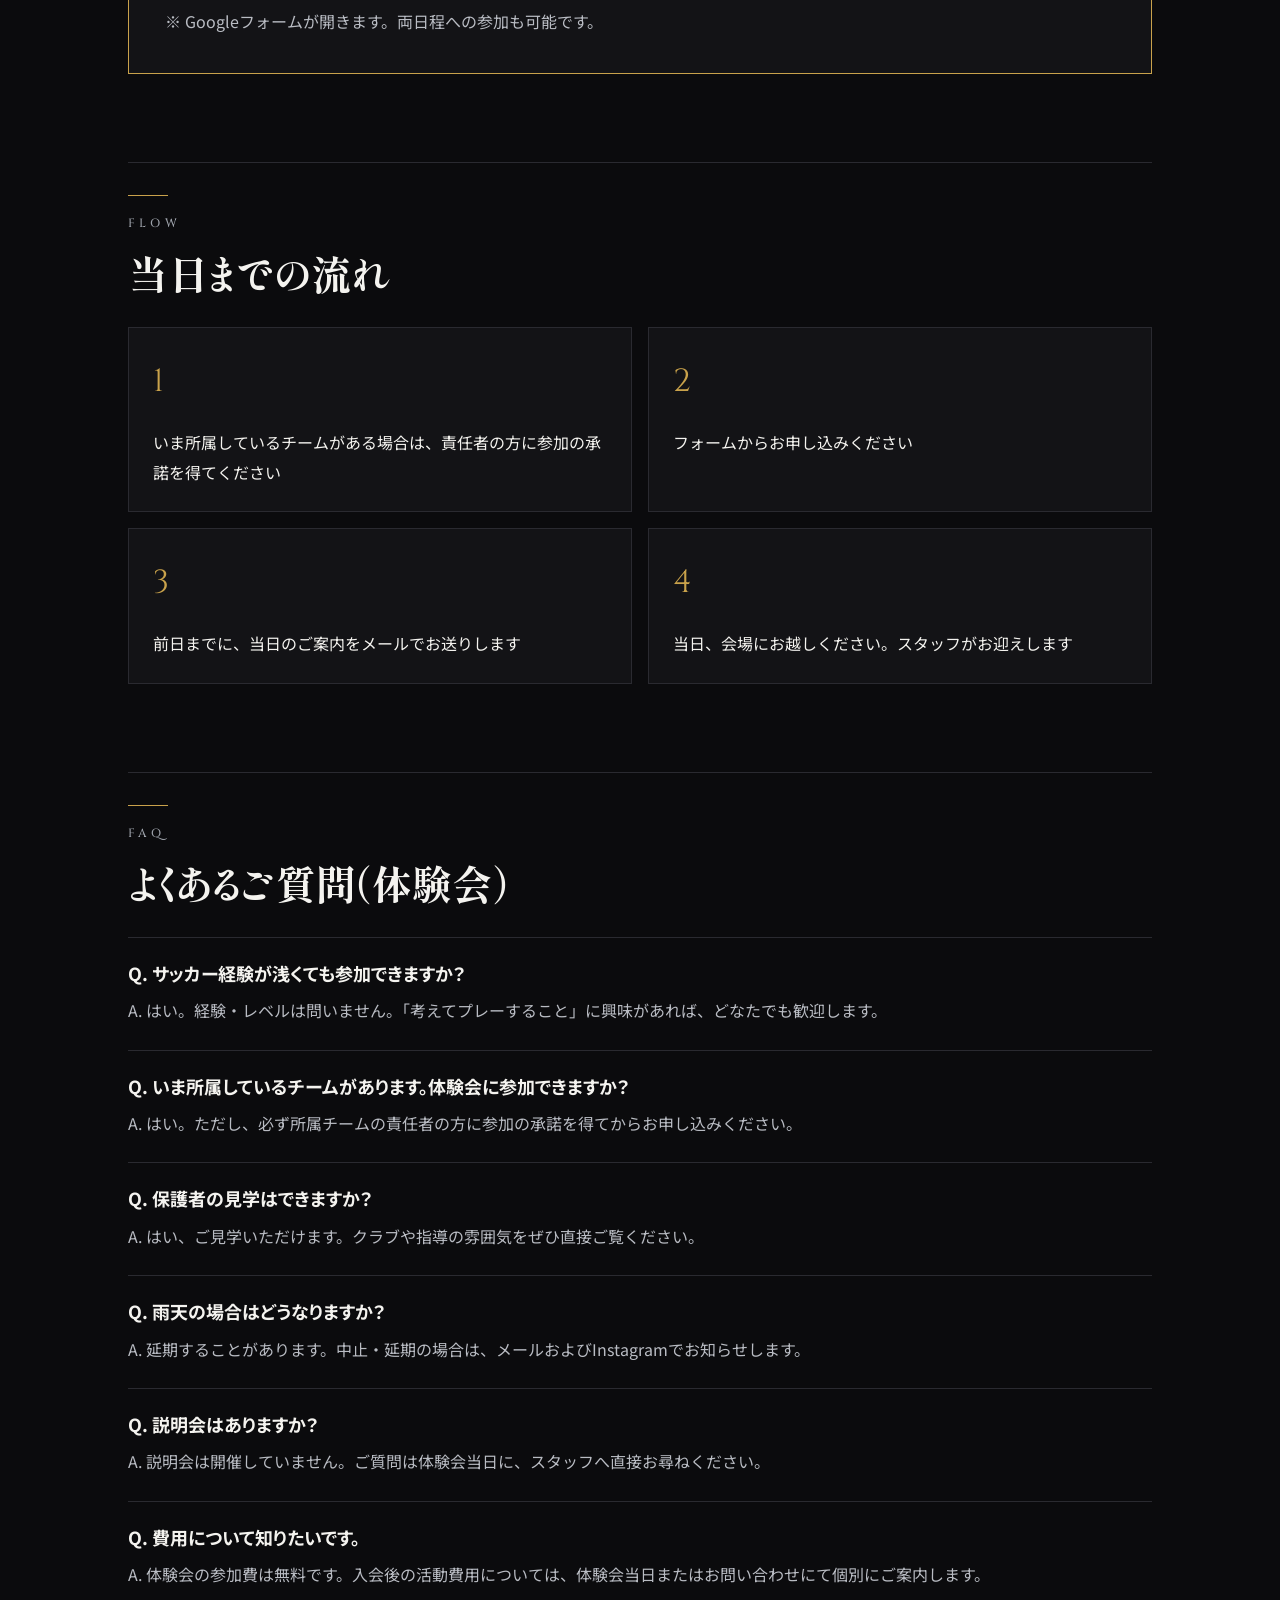
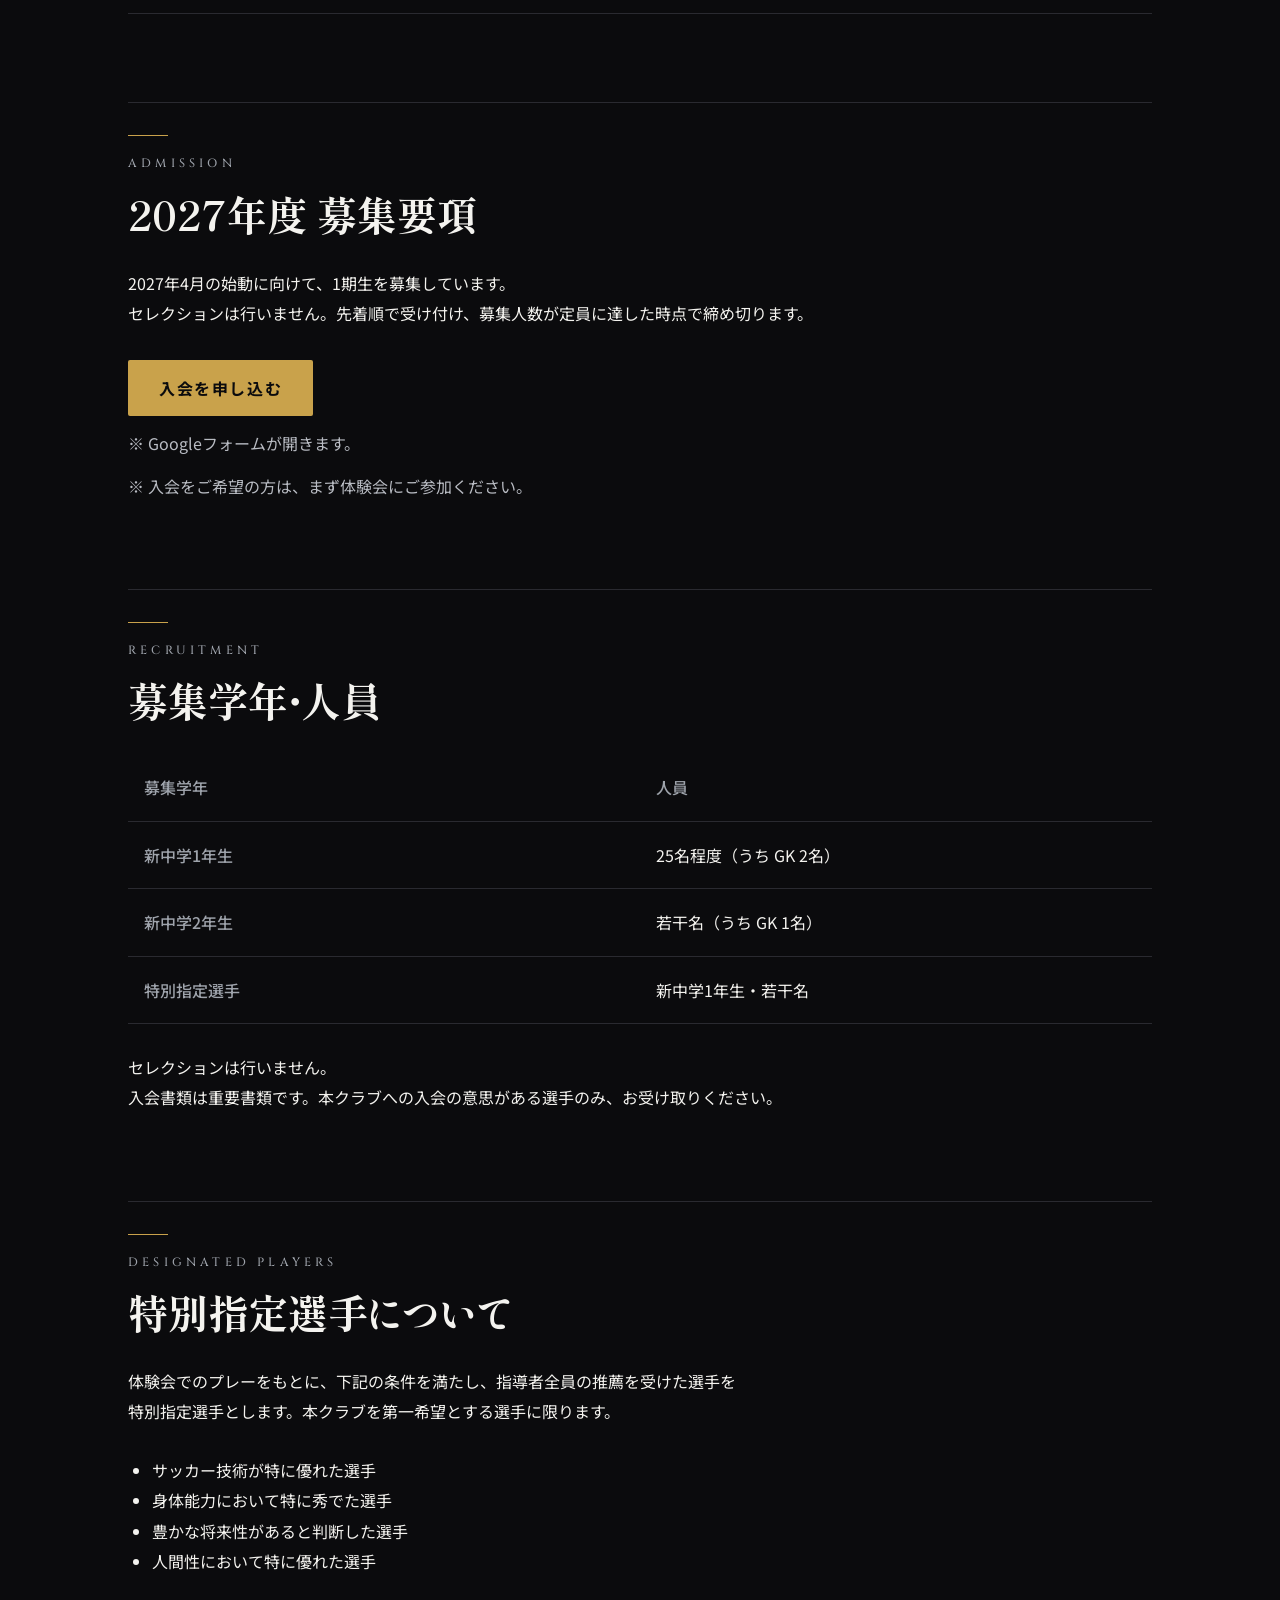
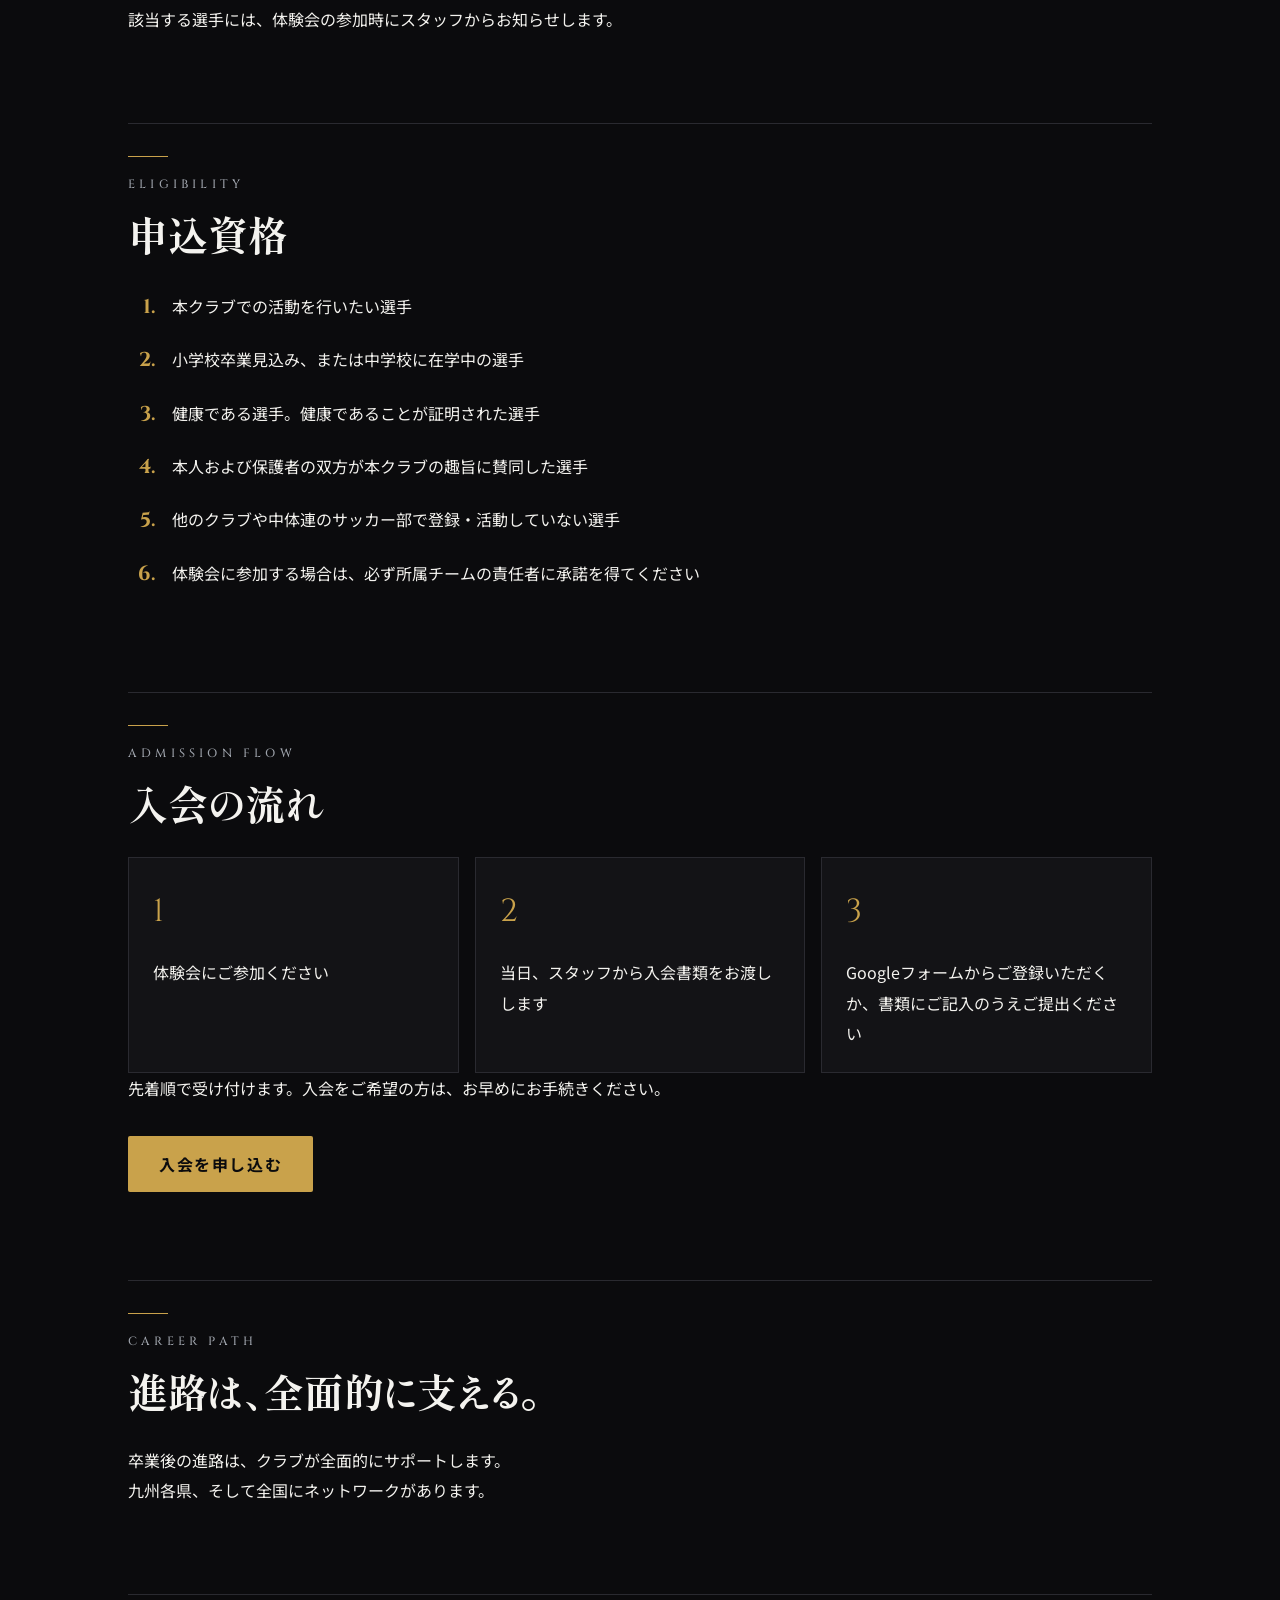
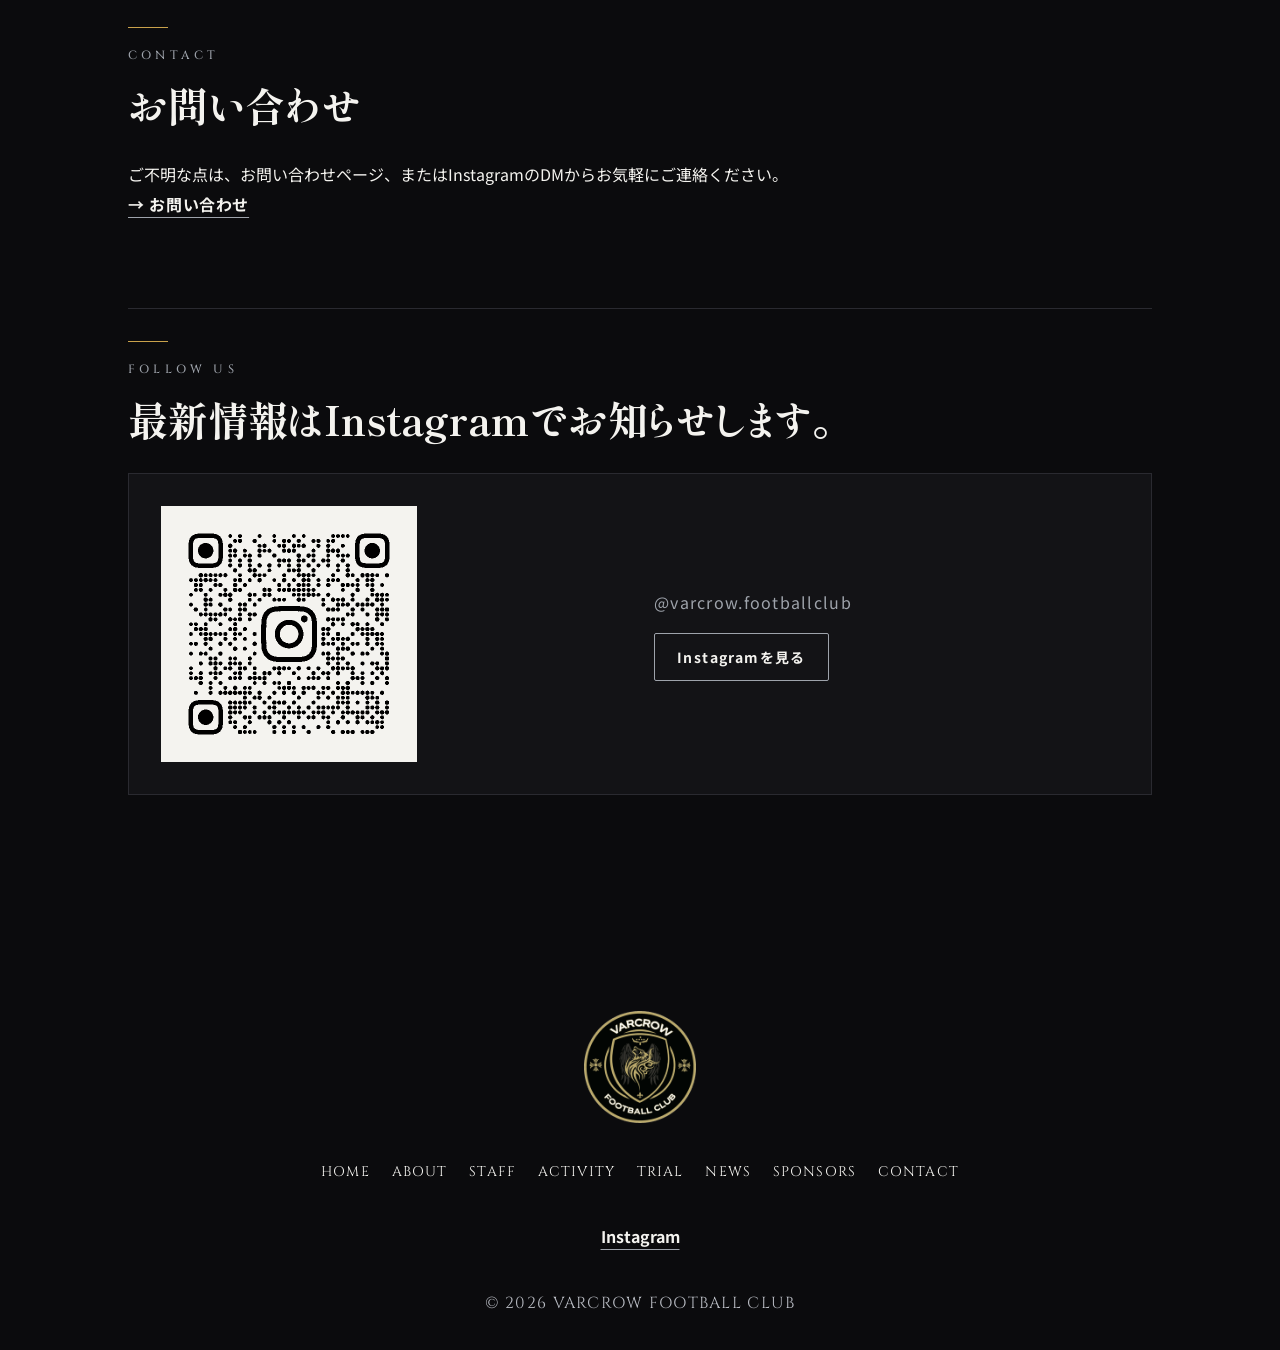
<file: ureshino/trial/index.html>
<!doctype html><html lang="ja"><head>
  <meta charset="utf-8"><meta name="viewport" content="width=device-width, initial-scale=1"><title>体験会・入会案内 | VARCROW嬉野 - 佐賀県嬉野市のジュニアユースサッカークラブ</title><meta name="description" content="VARCROW嬉野の体験会は9月16日（水）・9月30日（水）19:00より吉田中学校グラウンドで開催。2027年度は新中1・新中2を募集。セレクションなし・先着順。募集要項と申込フォームはこちら。">
  <meta property="og:type" content="website"><meta property="og:title" content="体験会・入会案内 | VARCROW嬉野 - 佐賀県嬉野市のジュニアユースサッカークラブ"><meta property="og:description" content="VARCROW嬉野の体験会は9月16日（水）・9月30日（水）19:00より吉田中学校グラウンドで開催。2027年度は新中1・新中2を募集。セレクションなし・先着順。募集要項と申込フォームはこちら。"><meta property="og:url" content="https://varcrowfc.com/ureshino/trial/"><meta property="og:image" content="https://varcrowfc.com/assets/brand/ogp.png"><meta property="og:site_name" content="VARCROW嬉野"><meta property="og:locale" content="ja_JP"><meta name="twitter:card" content="summary_large_image">
  <link rel="preconnect" href="https://fonts.googleapis.com"><link rel="preconnect" href="https://fonts.gstatic.com" crossorigin><link href="https://fonts.googleapis.com/css2?family=Cinzel:wght@500;700&amp;family=Noto+Sans+JP:wght@400;500;700&amp;family=Shippori+Mincho:wght@600;700&amp;display=swap" rel="stylesheet"><link rel="icon" href="/assets/brand/favicon.ico" sizes="any"><link rel="apple-touch-icon" href="/assets/brand/apple-touch-icon.png"><link rel="stylesheet" href="/ureshino/assets/css/style.css"><script src="/ureshino/assets/js/main.js" defer></script>
</head><body class="page-trial" data-page="trial">
  <header class="site-header">
    <div class="site-header__inner">
      <a class="site-brand" href="/ureshino/" aria-label="VARCROW嬉野 ホーム">
        <img src="/assets/brand/logo.png" width="48" height="48" alt="VARCROW嬉野 エンブレム">
        <span data-config-text="club_name">VARCROW嬉野</span>
      </a>

      <nav class="desktop-nav" aria-label="メインナビゲーション">
        <a class="nav-link" href="/ureshino/">HOME</a>
        <a class="nav-link" href="/ureshino/about/">ABOUT</a>
        <a class="nav-link" href="/ureshino/staff/">STAFF</a>
        <a class="nav-link" href="/ureshino/activity/">ACTIVITY</a>
        <a class="nav-link is-active" href="/ureshino/trial/" aria-current="page">TRIAL</a>
        <a class="nav-link" href="/ureshino/news/">NEWS</a>
        <a class="nav-link" href="/ureshino/sponsors/">SPONSORS</a>
        <a class="nav-link" href="/ureshino/contact/">CONTACT</a>
      </nav>

      <div class="site-header__actions">
        <a class="instagram-link instagram-link--icon" href="/ureshino/" data-config="instagram_url" data-instagram target="_blank" rel="noopener" hidden>
          <svg viewBox="0 0 24 24" width="20" height="20" aria-hidden="true">
            <rect x="3" y="3" width="18" height="18" rx="2"></rect>
            <circle cx="12" cy="12" r="4"></circle>
            <circle cx="17.5" cy="6.5" r="1"></circle>
          </svg>
          <span class="visually-hidden">Instagram（外部サイトが開きます）</span>
        </a>
        <a class="button button--primary header-cta" href="/ureshino/trial/">体験会申込</a>
        <button class="nav-toggle" type="button" data-nav-toggle aria-expanded="false" aria-controls="mobile-navigation" aria-label="メニューを開く">
          <span></span><span></span><span></span>
        </button>
      </div>
    </div>
  </header>

  <div class="nav-overlay" id="mobile-navigation" data-nav-overlay hidden>
    <nav class="mobile-nav" aria-label="モバイルナビゲーション">
      <a class="mobile-nav__link" href="/ureshino/"><span>HOME</span><small>ホーム</small></a>
      <a class="mobile-nav__link" href="/ureshino/about/"><span>ABOUT</span><small>クラブについて</small></a>
      <a class="mobile-nav__link" href="/ureshino/staff/"><span>STAFF</span><small>スタッフ</small></a>
      <a class="mobile-nav__link" href="/ureshino/activity/"><span>ACTIVITY</span><small>活動情報</small></a>
      <a class="mobile-nav__link is-active" href="/ureshino/trial/" aria-current="page"><span>TRIAL</span><small>体験会・入会案内</small></a>
      <a class="mobile-nav__link" href="/ureshino/news/"><span>NEWS</span><small>お知らせ・試合結果</small></a>
      <a class="mobile-nav__link" href="/ureshino/sponsors/"><span>SPONSORS</span><small>スポンサー</small></a>
      <a class="mobile-nav__link" href="/ureshino/contact/"><span>CONTACT</span><small>お問い合わせ</small></a>
    </nav>
    <div class="nav-overlay__actions">
      <a class="button button--primary" href="/ureshino/trial/">体験会申込</a>
      <a class="instagram-link" href="/ureshino/" data-config="instagram_url" data-instagram target="_blank" rel="noopener" hidden>
        Instagram<span class="visually-hidden">（外部サイトが開きます）</span>
      </a>
    </div>
  </div>
  <main>
    <section class="page-header" aria-labelledby="page-title"><div class="container">
      <div class="section-heading reveal"><span class="section-heading__rule" aria-hidden="true"></span><p class="eyebrow">TRIAL &amp; ADMISSION</p><h1 id="page-title">体験会・入会案内</h1></div>
      <p class="page-lead reveal">VARCROW嬉野の1期生になりませんか。<br>まずは一度、私たちのトレーニングを体験してください。</p>
      <nav class="trial-toc" aria-label="目次"><span>［目次］</span><a class="text-link" href="#trial">体験会について</a><span class="trial-toc__separator" aria-hidden="true">／</span><a class="text-link" href="#admission">2027年度 募集要項</a></nav>
    </div></section>
    <div class="page-visual" aria-hidden="true"></div>
    <section class="page-content"><div class="container content-stack">
      <section class="trial-panel reveal" aria-labelledby="trial">
        <div class="trial-panel__heading"><p class="eyebrow">SCHEDULE</p><h2 id="trial">開催概要</h2></div>
        <dl class="detail-list">
          <div><dt>第1回</dt><dd>9月16日（水） 19:00 – 21:00</dd></div>
          <div><dt>第2回</dt><dd>9月30日（水） 19:00 – 21:00</dd></div>
          <div><dt>会場</dt><dd>吉田中学校グラウンド（佐賀県嬉野市嬉野町）</dd></div>
          <div><dt>内容</dt><dd>合同トレーニング・ゲーム</dd></div>
          <div><dt>体験対象</dt><dd>現小学5・6年生、中学生（学年・経験不問）</dd></div>
          <div><dt>参加費</dt><dd>無料</dd></div>
          <div><dt>参加条件</dt><dd>怪我に対する保険に加入していること</dd></div>
          <div><dt>持ち物</dt><dd>サッカーのできる服装、シューズ、すね当て、飲み物、タオル</dd></div>
          <div><dt>参加形態</dt><dd>プレー参加のほか、見学のみのご参加も歓迎します</dd></div>
        </dl>
        <p class="form-note">※ 雨天の場合は延期することがあります。中止・延期は、メールおよびInstagramでお知らせします。</p>
        <div class="trial-panel__action"><a class="button button--primary button--large" href="/ureshino/trial/" data-config="form_trial_url">体験会に申し込む<span class="visually-hidden" hidden>（外部フォームが開きます）</span></a><p class="form-note">※ Googleフォームが開きます。両日程への参加も可能です。</p></div>
      </section>
      <section class="content-block reveal" aria-labelledby="flow-title">
        <div class="section-heading"><span class="section-heading__rule" aria-hidden="true"></span><p class="eyebrow">FLOW</p><h2 id="flow-title">当日までの流れ</h2></div>
        <ol class="flow-list flow-list--trial">
          <li class="flow-step"><span class="flow-step__number" aria-hidden="true">1</span><p>いま所属しているチームがある場合は、責任者の方に参加の承諾を得てください</p></li>
          <li class="flow-step"><span class="flow-step__number" aria-hidden="true">2</span><p>フォームからお申し込みください</p></li>
          <li class="flow-step"><span class="flow-step__number" aria-hidden="true">3</span><p>前日までに、当日のご案内をメールでお送りします</p></li>
          <li class="flow-step"><span class="flow-step__number" aria-hidden="true">4</span><p>当日、会場にお越しください。スタッフがお迎えします</p></li>
        </ol>
      </section>
      <section class="content-block reveal" aria-labelledby="faq-title">
        <div class="section-heading"><span class="section-heading__rule" aria-hidden="true"></span><p class="eyebrow">FAQ</p><h2 id="faq-title">よくあるご質問（体験会）</h2></div>
        <div class="faq-list">
          <article class="faq-item"><h3><span class="heading-nowrap">Q. サッカー経験が</span><wbr>浅くても参加できますか？</h3><p>A. はい。経験・レベルは問いません。「考えてプレーすること」に興味があれば、どなたでも歓迎します。</p></article>
          <article class="faq-item"><h3>Q. いま所属しているチームがあります。<wbr>体験会に参加できますか？</h3><p>A. はい。ただし、必ず所属チームの責任者の方に参加の承諾を得てからお申し込みください。</p></article>
          <article class="faq-item"><h3>Q. 保護者の見学はできますか？</h3><p>A. はい、ご見学いただけます。クラブや指導の雰囲気をぜひ直接ご覧ください。</p></article>
          <article class="faq-item"><h3>Q. 雨天の場合はどうなりますか？</h3><p>A. 延期することがあります。中止・延期の場合は、メールおよびInstagramでお知らせします。</p></article>
          <article class="faq-item"><h3>Q. 説明会はありますか？</h3><p>A. 説明会は開催していません。ご質問は体験会当日に、スタッフへ直接お尋ねください。</p></article>
          <article class="faq-item"><h3>Q. 費用について知りたいです。</h3><p>A. 体験会の参加費は無料です。入会後の活動費用については、体験会当日またはお問い合わせにて個別にご案内します。</p></article>
        </div>
      </section>
      <section class="content-block reveal" aria-labelledby="admission">
        <div class="section-heading"><span class="section-heading__rule" aria-hidden="true"></span><p class="eyebrow">ADMISSION</p><h2 id="admission">2027年度 <wbr>募集要項</h2></div>
        <div class="prose"><p>2027年4月の始動に向けて、1期生を募集しています。<br>セレクションは行いません。先着順で受け付け、募集人数が定員に達した時点で締め切ります。</p></div>
        <div class="contact-action"><a class="button button--primary button--large" href="/ureshino/trial/#admission" data-config="form_admission_url">入会を申し込む<span class="visually-hidden" hidden>（外部フォームが開きます）</span></a><p class="form-note">※ Googleフォームが開きます。</p><p class="form-note">※ 入会をご希望の方は、まず体験会にご参加ください。</p></div>
      </section>
      <section class="content-block reveal" aria-labelledby="recruitment-title">
        <div class="section-heading"><span class="section-heading__rule" aria-hidden="true"></span><p class="eyebrow">RECRUITMENT</p><h2 id="recruitment-title">募集学年・人員</h2></div>
        <div class="table-scroll"><table class="admission-table"><thead><tr><th scope="col">募集学年</th><th scope="col">人員</th></tr></thead><tbody>
          <tr><th scope="row">新中学1年生</th><td>25名程度（うち GK 2名）</td></tr>
          <tr><th scope="row">新中学2年生</th><td>若干名（うち GK 1名）</td></tr>
          <tr><th scope="row">特別指定選手</th><td>新中学1年生・若干名</td></tr>
        </tbody></table></div>
        <div class="prose"><p>セレクションは行いません。<br>入会書類は重要書類です。本クラブへの入会の意思がある選手のみ、お受け取りください。</p></div>
      </section>
      <section class="content-block reveal" aria-labelledby="designated-title">
        <div class="section-heading"><span class="section-heading__rule" aria-hidden="true"></span><p class="eyebrow">DESIGNATED PLAYERS</p><h2 id="designated-title">特別指定選手について</h2></div>
        <div class="prose"><p>体験会でのプレーをもとに、下記の条件を満たし、指導者全員の推薦を受けた選手を<br>特別指定選手とします。本クラブを第一希望とする選手に限ります。</p>
          <ul class="admission-criteria"><li>サッカー技術が特に優れた選手</li><li>身体能力において特に秀でた選手</li><li>豊かな将来性があると判断した選手</li><li>人間性において特に優れた選手</li></ul>
          <p>該当する選手には、体験会の参加時にスタッフからお知らせします。</p>
        </div>
      </section>
      <section class="content-block reveal" aria-labelledby="eligibility-title">
        <div class="section-heading"><span class="section-heading__rule" aria-hidden="true"></span><p class="eyebrow">ELIGIBILITY</p><h2 id="eligibility-title">申込資格</h2></div>
        <ol class="eligibility-list">
          <li>本クラブでの活動を行いたい選手</li>
          <li>小学校卒業見込み、または中学校に在学中の選手</li>
          <li>健康である選手。健康であることが証明された選手</li>
          <li>本人および保護者の双方が本クラブの趣旨に賛同した選手</li>
          <li>他のクラブや中体連のサッカー部で登録・活動していない選手</li>
          <li>体験会に参加する場合は、必ず所属チームの責任者に承諾を得てください</li>
        </ol>
      </section>
      <section class="content-block reveal" aria-labelledby="admission-flow-title">
        <div class="section-heading"><span class="section-heading__rule" aria-hidden="true"></span><p class="eyebrow">ADMISSION FLOW</p><h2 id="admission-flow-title">入会の流れ</h2></div>
        <ol class="flow-list">
          <li class="flow-step"><span class="flow-step__number" aria-hidden="true">1</span><p>体験会にご参加ください</p></li>
          <li class="flow-step"><span class="flow-step__number" aria-hidden="true">2</span><p>当日、スタッフから入会書類をお渡しします</p></li>
          <li class="flow-step"><span class="flow-step__number" aria-hidden="true">3</span><p>Googleフォームからご登録いただくか、書類にご記入のうえご提出ください</p></li>
        </ol>
        <p>先着順で受け付けます。入会をご希望の方は、お早めにお手続きください。</p>
        <div class="contact-action"><a class="button button--primary button--large" href="/ureshino/trial/#admission" data-config="form_admission_url">入会を申し込む<span class="visually-hidden" hidden>（外部フォームが開きます）</span></a></div>
      </section>
      <section class="content-block career-path reveal" aria-labelledby="career-title">
        <div class="section-heading"><span class="section-heading__rule" aria-hidden="true"></span><p class="eyebrow">CAREER PATH</p><h2 id="career-title">進路は、<wbr>全面的に支える。</h2></div>
        <div class="prose"><p>卒業後の進路は、クラブが全面的にサポートします。<br>九州各県、そして全国にネットワークがあります。</p></div>
      </section>
      <section class="content-block reveal" aria-labelledby="contact-title">
        <div class="section-heading"><span class="section-heading__rule" aria-hidden="true"></span><p class="eyebrow">CONTACT</p><h2 id="contact-title">お問い合わせ</h2></div>
        <div class="prose"><p>ご不明な点は、お問い合わせページ、またはInstagramのDMからお気軽にご連絡ください。</p></div>
        <a class="text-link" href="/ureshino/contact/">→ お問い合わせ</a>
      </section>
      <section class="content-block reveal" aria-labelledby="instagram-title"><div class="section-heading"><span class="section-heading__rule" aria-hidden="true"></span><p class="eyebrow">FOLLOW US</p><h2 id="instagram-title"><span class="heading-nowrap">最新情報はInstagramで</span><wbr>お知らせします。</h2></div><div class="instagram-panel"><div class="instagram-panel__qr"><img src="/ureshino/assets/img/insta_qr.png" width="240" height="240" alt="VARCROW嬉野 Instagram QRコード"></div><div><p class="instagram-handle">@varcrow.footballclub</p><a class="button button--ghost" href="/ureshino/" data-config="instagram_url" data-instagram target="_blank" rel="noopener" hidden>Instagramを見る<span class="visually-hidden">（外部サイトが開きます）</span></a></div></div></section>
    </div></section>
  </main>
  <footer class="site-footer">
    <div class="container site-footer__inner">
      <a class="site-footer__brand" href="/ureshino/">
        <img src="/assets/brand/logo.png" width="112" height="113" alt="VARCROW嬉野 エンブレム">
      </a>
      <nav class="footer-nav" aria-label="フッターナビゲーション">
        <a href="/ureshino/">HOME</a>
        <a href="/ureshino/about/">ABOUT</a>
        <a href="/ureshino/staff/">STAFF</a>
        <a href="/ureshino/activity/">ACTIVITY</a>
        <a href="/ureshino/trial/">TRIAL</a>
        <a href="/ureshino/news/">NEWS</a>
        <a href="/ureshino/sponsors/">SPONSORS</a>
        <a href="/ureshino/contact/">CONTACT</a>
      </nav>
      <a class="instagram-link" href="/ureshino/" data-config="instagram_url" data-instagram target="_blank" rel="noopener" hidden>
        Instagram<span class="visually-hidden">（外部サイトが開きます）</span>
      </a>
      <small>© 2026 VARCROW FOOTBALL CLUB</small>
    </div>
  </footer>
</body></html>
</file>
<file: assets/css/brand.css>
:root {
  --c-bg: #0B0B0D;
  --c-surface: #131316;
  --c-surface-2: #1B1B20;
  --c-text: #F4F3EF;
  --c-text-sub: #B9BCC3;
  --c-gold: #C9A24B;
  --c-gold-deep: #9A7A33;
  --c-silver: #9EA3AB;
  --c-line: #2A2A30;
}

*,
*::before,
*::after {
  box-sizing: border-box;
}

html {
  color-scheme: dark;
}

body {
  min-height: 100svh;
  margin: 0;
  color: var(--c-text);
  background: radial-gradient(circle at 50% 18%, var(--c-surface-2) 0%, var(--c-bg) 56%);
  font-family: "Noto Sans JP", sans-serif;
  line-height: 1.9;
}

a {
  color: inherit;
}

a:focus-visible {
  outline: 2px solid var(--c-gold);
  outline-offset: 4px;
}

.brand-main {
  display: grid;
  width: min(100% - 48px, 1120px);
  min-height: calc(100svh - 88px);
  margin-inline: auto;
  padding-block: 64px;
  place-content: center;
  gap: 48px;
}

.brand-identity {
  display: grid;
  justify-items: center;
  gap: 24px;
  text-align: center;
}

.brand-emblem {
  display: block;
  width: min(240px, 62vw);
  height: auto;
}

.brand-wordmark {
  margin: 0;
  font-family: "Cinzel", serif;
  font-size: clamp(20px, 5vw, 40px);
  font-weight: 700;
  letter-spacing: 0.16em;
  line-height: 1.3;
}

.club-grid {
  display: grid;
  grid-template-columns: repeat(auto-fit, minmax(min(100%, 320px), 1fr));
  gap: 24px;
  width: min(100%, 760px);
  margin-inline: auto;
}

.club-card {
  display: grid;
  grid-template-columns: 1fr;
  gap: 28px;
  padding: 28px;
  border: 1px solid var(--c-line);
  border-radius: 2px;
  background: var(--c-surface);
}

.club-card:hover {
  border-color: var(--c-silver);
}

.club-card h2 {
  margin: 0 0 12px;
  font-family: "Shippori Mincho", serif;
  font-size: 28px;
  line-height: 1.3;
}

.club-card p {
  margin: 0;
  font-size: 16px;
}

.club-card__status {
  margin-top: 8px !important;
  color: var(--c-text-sub);
  font-weight: 500;
}

.brand-link {
  width: fit-content;
  color: var(--c-text);
  font-weight: 700;
  letter-spacing: 0.08em;
  text-decoration-color: var(--c-silver);
  text-underline-offset: 6px;
}

.brand-link:hover {
  color: var(--c-gold);
  text-decoration-color: var(--c-gold);
}

.brand-footer {
  min-height: 88px;
  padding: 24px;
  border-top: 1px solid var(--c-line);
  color: var(--c-text-sub);
  text-align: center;
}

.brand-footer small {
  font-family: "Cinzel", serif;
  font-size: 16px;
  letter-spacing: 0.08em;
}

.error-page {
  display: grid;
  place-items: center;
  padding: 24px;
}

.error-page__content {
  text-align: center;
}

.error-page__code {
  margin: 0;
  color: var(--c-gold);
  font-family: "Cinzel", serif;
  font-size: clamp(56px, 18vw, 72px);
  font-weight: 700;
  line-height: 1.3;
}

.error-page h1 {
  margin: 12px 0 32px;
  font-family: "Shippori Mincho", serif;
  font-size: 20px;
}

@media (min-width: 600px) {
  .brand-main {
    gap: 64px;
    padding-block: 96px;
  }

  .club-card {
    padding: 40px;
  }
}
</file>
<file: ureshino/assets/css/style.css>
:root {
  --c-bg: #0B0B0D;
  --c-surface: #131316;
  --c-surface-2: #1B1B20;
  --c-text: #F4F3EF;
  --c-text-sub: #B9BCC3;
  --c-gold: #C9A24B;
  --c-gold-deep: #9A7A33;
  --c-silver: #9EA3AB;
  --c-line: #2A2A30;
  --hero-img: url("/ureshino/assets/img/hero_night.webp");
}

*,
*::before,
*::after {
  box-sizing: border-box;
}

html {
  color-scheme: dark;
}

body {
  margin: 0;
  color: var(--c-text);
  background: var(--c-bg);
  font-family: "Noto Sans JP", sans-serif;
  font-size: 16px;
  line-height: 1.9;
  overflow-x: hidden;
}

body.is-nav-open {
  overflow: hidden;
}

[hidden] {
  display: none !important;
}

img,
svg {
  display: block;
  max-width: 100%;
}

a {
  color: inherit;
}

button,
a {
  -webkit-tap-highlight-color: transparent;
}

:focus-visible {
  outline: 2px solid var(--c-gold);
  outline-offset: 4px;
}

h1,
h2,
h3,
p {
  margin-top: 0;
}

h1,
h2,
h3 {
  font-family: "Shippori Mincho", serif;
  font-feature-settings: "palt";
  line-height: 1.3;
  overflow-wrap: anywhere;
  word-break: keep-all;
}

.heading-nowrap {
  white-space: nowrap;
}

.visually-hidden {
  position: absolute !important;
  width: 1px !important;
  height: 1px !important;
  padding: 0 !important;
  margin: -1px !important;
  overflow: hidden !important;
  clip: rect(0, 0, 0, 0) !important;
  white-space: nowrap !important;
  border: 0 !important;
}

.container {
  width: 100%;
  max-width: 1120px;
  margin-inline: auto;
  padding-inline: 24px;
}

.section {
  padding-block: 64px;
}

.eyebrow {
  margin-bottom: 14px;
  color: var(--c-silver);
  font-family: "Cinzel", serif;
  font-size: 12px;
  font-weight: 500;
  letter-spacing: 0.35em;
  line-height: 1.6;
  text-transform: uppercase;
}

.section-heading {
  max-width: 760px;
  margin-bottom: 40px;
}

.section-heading__rule {
  display: block;
  width: 40px;
  height: 1px;
  margin-bottom: 18px;
  background: var(--c-gold);
}

.section-heading h2 {
  margin-bottom: 0;
  font-size: clamp(28px, 7vw, 40px);
  font-weight: 700;
}

.section-heading--compact {
  margin-bottom: 28px;
}

.section-heading--compact h2 {
  font-size: clamp(20px, 6vw, 28px);
}

.button {
  display: inline-flex;
  min-height: 48px;
  align-items: center;
  justify-content: center;
  padding: 12px 22px;
  border: 1px solid transparent;
  border-radius: 2px;
  font-size: 14px;
  font-weight: 700;
  letter-spacing: 0.1em;
  line-height: 1.5;
  text-align: center;
  text-decoration: none;
  transition: color 0.2s ease, border-color 0.2s ease, background-color 0.2s ease;
}

.button--primary {
  color: var(--c-bg);
  background: var(--c-gold);
}

.button--primary:hover {
  background: var(--c-gold-deep);
}

.button--ghost {
  color: var(--c-text);
  border-color: var(--c-silver);
  background: transparent;
}

.button--ghost:hover {
  border-color: var(--c-gold);
}

.text-link {
  display: inline-block;
  color: var(--c-text);
  font-weight: 700;
  letter-spacing: 0.04em;
  text-decoration-color: var(--c-silver);
  text-underline-offset: 6px;
  transition: color 0.2s ease, text-decoration-color 0.2s ease;
}

.text-link:hover {
  color: var(--c-gold);
  text-decoration-color: var(--c-gold);
}

.card {
  border: 1px solid var(--c-line);
  border-radius: 2px;
  background: var(--c-surface);
  transition: border-color 0.2s ease;
}

.card:hover {
  border-color: var(--c-silver);
}

.site-header {
  position: sticky;
  top: 0;
  z-index: 100;
  border-bottom: 1px solid var(--c-line);
  background: color-mix(in srgb, var(--c-bg) 88%, transparent);
  -webkit-backdrop-filter: blur(12px);
  backdrop-filter: blur(12px);
}

.site-header__inner {
  display: flex;
  width: 100%;
  max-width: 1120px;
  min-height: 72px;
  align-items: center;
  justify-content: space-between;
  gap: 16px;
  margin-inline: auto;
  padding-inline: 24px;
}

.site-brand {
  display: inline-flex;
  min-width: 0;
  align-items: center;
  gap: 10px;
  font-family: "Shippori Mincho", serif;
  font-size: 16px;
  font-weight: 700;
  text-decoration: none;
  white-space: nowrap;
}

.site-brand img {
  width: 42px;
  height: 42px;
}

.desktop-nav,
.site-header__actions > .instagram-link,
.header-cta {
  display: none;
}

.site-header__actions {
  display: flex;
  align-items: center;
  gap: 12px;
}

.nav-toggle {
  display: flex;
  width: 48px;
  height: 48px;
  flex-direction: column;
  align-items: center;
  justify-content: center;
  gap: 6px;
  padding: 0;
  border: 1px solid var(--c-line);
  border-radius: 2px;
  color: var(--c-text);
  background: transparent;
  cursor: pointer;
}

.nav-toggle span {
  display: block;
  width: 20px;
  height: 1px;
  background: currentColor;
}

.nav-toggle:hover {
  border-color: var(--c-gold);
}

.nav-overlay {
  position: fixed;
  inset: 0;
  z-index: 90;
  overflow-y: auto;
  padding: 104px 24px 48px;
  background: var(--c-bg);
}

.mobile-nav {
  display: grid;
  width: min(100%, 520px);
  margin-inline: auto;
  border-top: 1px solid var(--c-line);
}

.mobile-nav__link {
  display: grid;
  grid-template-columns: minmax(120px, 0.8fr) 1fr;
  align-items: center;
  gap: 16px;
  padding: 13px 8px;
  border-bottom: 1px solid var(--c-line);
  text-decoration: none;
}

.mobile-nav__link span {
  font-family: "Cinzel", serif;
  font-size: 20px;
  font-weight: 500;
  letter-spacing: 0.08em;
}

.mobile-nav__link small {
  color: var(--c-text-sub);
  font-size: 16px;
}

.mobile-nav__link.is-active {
  border-bottom-color: var(--c-gold);
}

.mobile-nav__link:hover span {
  color: var(--c-gold);
}

.nav-overlay__actions {
  display: grid;
  width: min(100%, 520px);
  gap: 20px;
  margin: 32px auto 0;
  text-align: center;
}

.instagram-link {
  color: var(--c-text);
  font-size: 16px;
  font-weight: 700;
  text-decoration-color: var(--c-silver);
  text-underline-offset: 6px;
}

.instagram-link:hover {
  color: var(--c-gold);
}

.instagram-link--icon {
  text-decoration: none;
}

.instagram-link--icon svg {
  fill: none;
  stroke: currentColor;
  stroke-width: 1.5;
}

.instagram-link--icon svg circle:last-child {
  fill: currentColor;
  stroke: none;
}

.hero {
  position: relative;
  display: grid;
  min-height: 100svh;
  align-items: end;
  background-color: var(--c-bg);
  background-image: var(--hero-img, none);
  background-position: center;
  background-size: cover;
}

.hero::before {
  position: absolute;
  inset: 0;
  background:
    linear-gradient(
      to bottom,
      rgba(11, 11, 13, 0.28) 0%,
      rgba(11, 11, 13, 0.62) 55%,
      rgba(11, 11, 13, 0.94) 88%,
      var(--c-bg) 100%
    ),
    radial-gradient(
      circle at 70% 28%,
      rgba(27, 27, 32, 0.45) 0%,
      rgba(11, 11, 13, 0) 62%
    );
  content: "";
  pointer-events: none;
}

.hero > .container {
  position: relative;
  z-index: 1;
}

.hero__inner {
  padding-block: 112px 80px;
}

.hero__title {
  max-width: 860px;
  margin-bottom: 28px;
  font-size: clamp(36px, 9.6vw, 72px);
  font-weight: 700;
  letter-spacing: 0.02em;
}

.hero__title span {
  display: block;
}

.hero__lead {
  max-width: 720px;
  margin-bottom: 36px;
  font-size: 16px;
}

.hero__actions {
  display: flex;
  flex-direction: column;
  align-items: stretch;
  gap: 12px;
}

.recruit-section {
  padding-block: 40px 24px;
}

.recruit-band {
  display: grid;
  gap: 28px;
  padding: 28px;
  border: 1px solid var(--c-gold);
  border-radius: 2px;
  background: var(--c-bg);
}

.recruit-band h2 {
  margin-bottom: 14px;
  font-size: 28px;
}

.recruit-band p {
  margin-bottom: 0;
}

.recruit-band__details {
  display: grid;
  align-content: center;
  gap: 18px;
  padding-top: 24px;
  border-top: 1px solid var(--c-line);
}

.philosophy {
  padding-top: 96px;
}

.split-layout {
  display: grid;
  gap: 8px;
}

.prose {
  max-width: 720px;
}

.prose p {
  margin-bottom: 28px;
}

.pillars {
  padding-top: 0;
}

.pillar-grid {
  display: grid;
  gap: 16px;
}

.pillar-card {
  padding: 32px 28px;
}

.pillar-card__number {
  margin-bottom: 20px;
  color: var(--c-gold);
  font-family: "Cinzel", serif;
  font-size: 40px;
  font-weight: 700;
  line-height: 1.3;
}

.pillar-card__en {
  margin-bottom: 8px;
  color: var(--c-text-sub);
  font-family: "Cinzel", serif;
  font-size: 16px;
  font-weight: 500;
  letter-spacing: 0.12em;
}

.pillar-card h2 {
  margin-bottom: 18px;
  font-size: 28px;
}

.pillar-card > p:last-child {
  margin-bottom: 0;
}

.news-section,
.social-partners {
  background: var(--c-surface);
}

.news-list {
  display: grid;
  gap: 16px;
}

.news-card {
  display: grid;
  gap: 14px;
  padding: 24px;
  border: 1px solid var(--c-line);
  border-radius: 2px;
  background: var(--c-bg);
}

.news-card__meta {
  display: flex;
  flex-wrap: wrap;
  align-items: center;
  gap: 14px;
}

.news-card time {
  color: var(--c-text-sub);
  font-family: "Cinzel", serif;
  font-size: 16px;
  letter-spacing: 0.08em;
}

.news-card__category {
  padding: 3px 9px;
  border: 1px solid var(--c-gold);
  border-radius: 0;
  color: var(--c-gold);
  font-size: 12px;
  font-weight: 700;
  line-height: 1.5;
}

.news-card h2,
.news-card h3 {
  margin-bottom: 0;
  font-family: "Noto Sans JP", sans-serif;
  font-size: 20px;
}

.news-card__body {
  margin-bottom: 0;
  white-space: pre-line;
}

.news-card__link {
  width: fit-content;
}

.news-fallback,
.news-empty {
  margin: 0;
  padding: 24px;
  border: 1px solid var(--c-line);
  background: var(--c-bg);
}

.section-link {
  margin-top: 28px;
  text-align: right;
}

.activity-summary__content {
  min-width: 0;
}

.table-scroll {
  margin-bottom: 28px;
  overflow-x: auto;
}

table {
  width: 100%;
  border-collapse: collapse;
}

th,
td {
  padding: 18px 16px;
  border-bottom: 1px solid var(--c-line);
  font-size: 16px;
  text-align: left;
  vertical-align: top;
}

th {
  width: 36%;
  color: var(--c-silver);
  font-weight: 500;
}

.social-partners__grid {
  display: grid;
  padding-inline: 24px;
}

.social-panel {
  display: flex;
  min-height: 340px;
  flex-direction: column;
  align-items: flex-start;
  justify-content: space-between;
  padding: 40px 0;
  border-top: 1px solid var(--c-line);
  background: var(--c-surface);
}

.page-header {
  padding-block: 96px 64px;
  border-bottom: 1px solid var(--c-line);
}

.page-header .section-heading {
  margin-bottom: 0;
}

.page-header h1 {
  margin: 0;
  font-size: clamp(40px, 8vw, 72px);
}

.page-lead {
  max-width: 760px;
  margin: 32px 0 0;
  color: var(--c-text-sub);
  font-size: clamp(17px, 2.5vw, 20px);
}

.page-content {
  padding-block: 72px 96px;
}

.content-stack {
  display: grid;
  gap: 64px;
}

.content-block {
  padding-top: 32px;
  border-top: 1px solid var(--c-line);
}

.content-block:first-child {
  padding-top: 0;
  border-top: 0;
}

.content-block .section-heading {
  margin-bottom: 28px;
}

.prose {
  max-width: 760px;
}

.prose p:last-child,
.content-block > p:last-child {
  margin-bottom: 0;
}

.statement-grid {
  display: grid;
  gap: 32px;
}

.statement {
  padding: 28px;
  border: 1px solid var(--c-line);
  background: var(--c-surface);
}

.statement h2 {
  margin-bottom: 16px;
  font-size: clamp(28px, 6vw, 40px);
}

.statement p:last-child {
  margin-bottom: 0;
}

.page-visual {
  aspect-ratio: 16 / 9;
  background-image:
    linear-gradient(to bottom, rgba(11, 11, 13, 0.28), rgba(11, 11, 13, 0.88)),
    var(--page-visual-img);
  background-position: center;
  background-size: cover;
}

.page-about .page-visual {
  display: none;
  --page-visual-img: none;
}

.page-activity .page-visual {
  display: none;
  --page-visual-img: none;
}

.page-trial .page-visual {
  display: none;
  --page-visual-img: none;
}

.value-list,
.detail-list,
.credential-list,
.flow-list,
.faq-list {
  margin: 0;
  padding: 0;
  list-style: none;
}

.value-list {
  display: grid;
  gap: 0;
  border-top: 1px solid var(--c-line);
}

.value-list li {
  padding-block: 22px;
  border-bottom: 1px solid var(--c-line);
}

.value-list strong {
  font-weight: 700;
}

.staff-list {
  display: grid;
  gap: 48px;
}

.staff-card {
  display: grid;
  gap: 28px;
  padding: 24px;
  border: 1px solid var(--c-line);
  background: var(--c-surface);
}

.staff-avatar {
  display: grid;
  width: 100%;
  aspect-ratio: 1;
  place-items: center;
  background: var(--c-surface-2);
  color: var(--c-silver);
  font-family: "Cinzel", serif;
  letter-spacing: 0.16em;
}

.staff-role {
  margin-bottom: 8px;
  color: var(--c-silver);
  font-weight: 700;
}

.staff-name {
  margin-bottom: 4px;
  font-size: clamp(30px, 6vw, 44px);
}

.staff-name-en {
  margin-bottom: 28px;
  color: var(--c-silver);
  font-family: "Cinzel", serif;
  letter-spacing: 0.12em;
}

.staff-detail + .staff-detail {
  margin-top: 28px;
}

.staff-detail h3 {
  margin-bottom: 10px;
  color: var(--c-silver);
  font-family: "Noto Sans JP", sans-serif;
  font-size: 16px;
}

.credential-list li + li {
  margin-top: 6px;
}

.staff-message {
  padding: 24px;
  border-top: 1px solid var(--c-line);
}

.staff-message p:last-child {
  margin-bottom: 0;
  color: var(--c-text-sub);
}

.activity-table th {
  white-space: nowrap;
}

.venue-address {
  display: block;
  margin-top: 10px;
  color: var(--c-text-sub);
}

.venue-link {
  display: inline-block;
  margin-top: 14px;
}

.trial-panel {
  padding: 28px;
  border: 1px solid var(--c-gold);
  background: var(--c-surface);
}

.trial-panel__heading {
  margin-bottom: 32px;
}

.trial-panel__heading h2 {
  margin-bottom: 0;
  font-size: clamp(28px, 6vw, 40px);
}

.detail-list {
  border-top: 1px solid var(--c-line);
}

.detail-list > div {
  display: grid;
  gap: 4px;
  padding-block: 16px;
  border-bottom: 1px solid var(--c-line);
}

.detail-list dt {
  color: var(--c-silver);
}

.detail-list dd {
  margin: 0;
}

.trial-panel__action,
.contact-action {
  display: grid;
  justify-items: start;
  gap: 12px;
  margin-top: 32px;
}

.button--large {
  min-height: 56px;
  padding-inline: 30px;
  font-size: 16px;
}

.form-note {
  margin: 0;
  color: var(--c-text-sub);
  font-size: 16px;
}

.flow-list {
  display: grid;
  gap: 16px;
}

.flow-step {
  min-height: 100%;
  padding: 24px;
  border: 1px solid var(--c-line);
  background: var(--c-surface);
}

.flow-step__number {
  display: block;
  margin-bottom: 14px;
  color: var(--c-gold);
  font-family: "Cinzel", serif;
  font-size: 32px;
}

.flow-step p {
  margin-bottom: 0;
}

.trial-toc {
  display: flex;
  flex-direction: column;
  align-items: flex-start;
  gap: 12px;
  margin-top: 32px;
  color: var(--c-silver);
}

.trial-toc__separator {
  display: none;
}

.page-trial #trial,
.page-trial #admission {
  scroll-margin-top: 112px;
}

.admission-criteria {
  margin-bottom: 28px;
  padding-left: 1.5em;
  list-style: disc;
}

.eligibility-list {
  padding-left: 2em;
  list-style: decimal;
}

.eligibility-list li {
  padding-left: 12px;
}

.eligibility-list li + li {
  margin-top: 20px;
}

.eligibility-list li::marker {
  color: var(--c-gold);
  font-family: "Cinzel", serif;
  font-size: 20px;
  font-weight: 700;
}

.origin-emblem {
  width: clamp(240px, 32vw, 320px);
  height: auto;
  margin: 40px auto 0;
}

@media (min-width: 600px) {
  .trial-toc {
    flex-direction: row;
    flex-wrap: wrap;
    align-items: center;
    gap: 16px;
  }

  .trial-toc__separator {
    display: inline;
  }

  .page-trial .flow-list--trial {
    grid-template-columns: repeat(2, minmax(0, 1fr));
  }
}

.faq-list {
  border-top: 1px solid var(--c-line);
}

.faq-item {
  padding-block: 24px;
  border-bottom: 1px solid var(--c-line);
}

.faq-item h3 {
  margin-bottom: 10px;
  font-family: "Noto Sans JP", sans-serif;
  font-size: 18px;
}

.faq-item p {
  margin-bottom: 0;
  color: var(--c-text-sub);
}

.instagram-panel {
  display: grid;
  gap: 28px;
  align-items: center;
  padding: 32px;
  border: 1px solid var(--c-line);
  background: var(--c-surface);
}

.instagram-panel__qr {
  width: 100%;
  max-width: 256px;
  aspect-ratio: 1;
  padding: 8px;
  background: var(--c-text);
}

.instagram-panel__qr img {
  width: 100%;
  height: 100%;
  object-fit: contain;
}

.instagram-handle {
  color: var(--c-silver);
  font-family: "Noto Sans JP", sans-serif;
  letter-spacing: 0.08em;
}

.sponsor-grid {
  display: grid;
  gap: 16px;
}

.sponsor-slot {
  display: grid;
  min-height: 180px;
  place-items: center;
  border: 1px solid var(--c-line);
  background: var(--c-surface);
  color: color-mix(in srgb, var(--c-silver) 32%, transparent);
  font-family: "Cinzel", serif;
  font-size: 20px;
  letter-spacing: 0.14em;
}

.support-action {
  display: grid;
  justify-items: start;
  gap: 24px;
}

@media (max-width: 599px) {
  .admission-table thead {
    position: absolute;
    width: 1px;
    height: 1px;
    padding: 0;
    margin: -1px;
    overflow: hidden;
    clip: rect(0, 0, 0, 0);
    white-space: nowrap;
    border: 0;
  }

  .hero__lead br,
  .recruit-band br {
    display: none;
  }

  .table-scroll {
    overflow-x: visible;
  }

  table {
    min-width: 0;
  }

  table,
  tbody,
  tr,
  th,
  td {
    display: block;
    width: 100%;
  }

  tr {
    border-bottom: 1px solid var(--c-line);
  }

  th,
  td {
    border-bottom: 0;
  }

  th {
    width: auto;
    padding-bottom: 4px;
  }

  td {
    padding-top: 0;
  }
}

.cta-band {
  padding-block: 64px;
  border-top: 1px solid var(--c-line);
  border-bottom: 1px solid var(--c-line);
  background: var(--c-surface-2);
}

.cta-band__inner {
  display: grid;
  justify-items: start;
  gap: 24px;
}

.cta-band__inner .section-heading,
.cta-band__inner p {
  margin-bottom: 0;
}

.site-footer {
  padding-block: 64px 32px;
  background: var(--c-bg);
}

.site-footer__inner {
  display: grid;
  justify-items: center;
  gap: 36px;
  text-align: center;
}

.site-footer__brand img {
  width: 112px;
  height: auto;
}

.footer-nav {
  display: flex;
  flex-wrap: wrap;
  justify-content: center;
  gap: 14px 22px;
}

.footer-nav a {
  font-family: "Cinzel", serif;
  font-size: 14px;
  letter-spacing: 0.08em;
  text-decoration: none;
}

.footer-nav a:hover {
  color: var(--c-gold);
}

.site-footer small {
  color: var(--c-text-sub);
  font-family: "Cinzel", serif;
  font-size: 16px;
  letter-spacing: 0.08em;
}

.js .reveal {
  opacity: 0;
  transform: translateY(8px);
  transition: opacity 0.6s ease, transform 0.6s ease;
}

.js .reveal.is-visible {
  opacity: 1;
  transform: translateY(0);
}

@media (min-width: 600px) {
  .container,
  .site-header__inner {
    padding-inline: 32px;
  }

  .section {
    padding-block: 88px;
  }

  .hero__actions {
    flex-direction: row;
    align-items: center;
  }

  .hero__actions .button {
    min-width: 220px;
  }

  .recruit-band,
  .pillar-card,
  .news-card {
    padding: 36px;
  }

  .social-partners__grid {
    padding-inline: 32px;
  }

  .page-content {
    padding-block: 96px 120px;
  }

  .statement-grid {
    grid-template-columns: repeat(2, minmax(0, 1fr));
  }

  .staff-card,
  .trial-panel {
    padding: 36px;
  }

  .detail-list > div {
    grid-template-columns: 120px minmax(0, 1fr);
    gap: 24px;
  }

  .flow-list {
    grid-template-columns: repeat(3, minmax(0, 1fr));
  }

  .sponsor-grid {
    grid-template-columns: repeat(2, minmax(0, 1fr));
  }
}

@media (min-width: 700px) {
  .instagram-panel {
    grid-template-columns: repeat(2, minmax(0, 1fr));
  }
}

@media (min-width: 960px) {
  .container,
  .site-header__inner {
    padding-inline: 48px;
  }

  .section {
    padding-block: 112px;
  }

  .site-header__inner {
    min-height: 88px;
  }

  .site-brand img {
    width: 48px;
    height: 48px;
  }

  .desktop-nav {
    display: flex;
    align-self: stretch;
    align-items: stretch;
    gap: 12px;
  }

  .nav-link {
    display: inline-flex;
    align-items: center;
    border-bottom: 2px solid transparent;
    font-family: "Cinzel", serif;
    font-size: 12px;
    font-weight: 500;
    letter-spacing: 0.05em;
    text-decoration: none;
  }

  .nav-link:hover {
    color: var(--c-gold);
  }

  .nav-link.is-active {
    border-bottom-color: var(--c-gold);
  }

  .site-header__actions > .instagram-link {
    display: inline-flex;
  }

  .header-cta {
    display: inline-flex;
    min-height: 44px;
    padding-inline: 16px;
    font-size: 12px;
    white-space: nowrap;
  }

  .nav-toggle {
    display: none;
  }

  .hero__inner {
    padding-block: 152px 112px;
  }

  .recruit-section {
    padding-block: 56px 32px;
  }

  .recruit-band {
    grid-template-columns: 1fr 1.05fr;
    gap: 48px;
    padding: 44px 48px;
  }

  .recruit-band__details {
    padding-top: 0;
    padding-left: 48px;
    border-top: 0;
    border-left: 1px solid var(--c-line);
  }

  .philosophy {
    padding-top: 128px;
  }

  .split-layout {
    grid-template-columns: minmax(0, 0.9fr) minmax(0, 1.1fr);
    gap: 72px;
  }

  .section-heading {
    margin-bottom: 0;
  }

  .pillar-grid {
    grid-template-columns: repeat(3, 1fr);
    gap: 20px;
  }

  .pillar-card {
    min-height: 400px;
  }

  .news-section > .container > .section-heading {
    margin-bottom: 48px;
  }

  .news-card {
    grid-template-columns: 180px minmax(0, 1fr);
    align-items: start;
  }

  .news-card__body,
  .news-card__link {
    grid-column: 2;
  }

  .social-partners__grid {
    grid-template-columns: repeat(2, 1fr);
    padding-inline: 48px;
  }

  .social-panel {
    min-height: 420px;
    padding: 56px 48px;
  }

  .social-panel + .social-panel {
    border-left: 1px solid var(--c-line);
  }

  .cta-band {
    padding-block: 88px;
  }

  .cta-band__inner {
    grid-template-columns: minmax(300px, 0.8fr) minmax(0, 1fr) auto;
    align-items: center;
    gap: 48px;
  }

  .page-header {
    padding-block: 128px 88px;
  }

  .page-content {
    padding-block: 128px 152px;
  }

  .content-stack {
    gap: 88px;
  }

  .staff-card {
    grid-template-columns: minmax(260px, 0.75fr) minmax(0, 1.25fr);
    gap: 48px;
    padding: 48px;
  }

  .staff-message {
    grid-column: 1 / -1;
  }

  .sponsor-grid {
    grid-template-columns: repeat(3, minmax(0, 1fr));
  }
}

@media (prefers-reduced-motion: reduce) {
  html {
    scroll-behavior: auto;
  }

  *,
  *::before,
  *::after {
    transition-duration: 0.01ms !important;
  }

  .js .reveal {
    opacity: 1;
    transform: none;
  }
}
</file>
